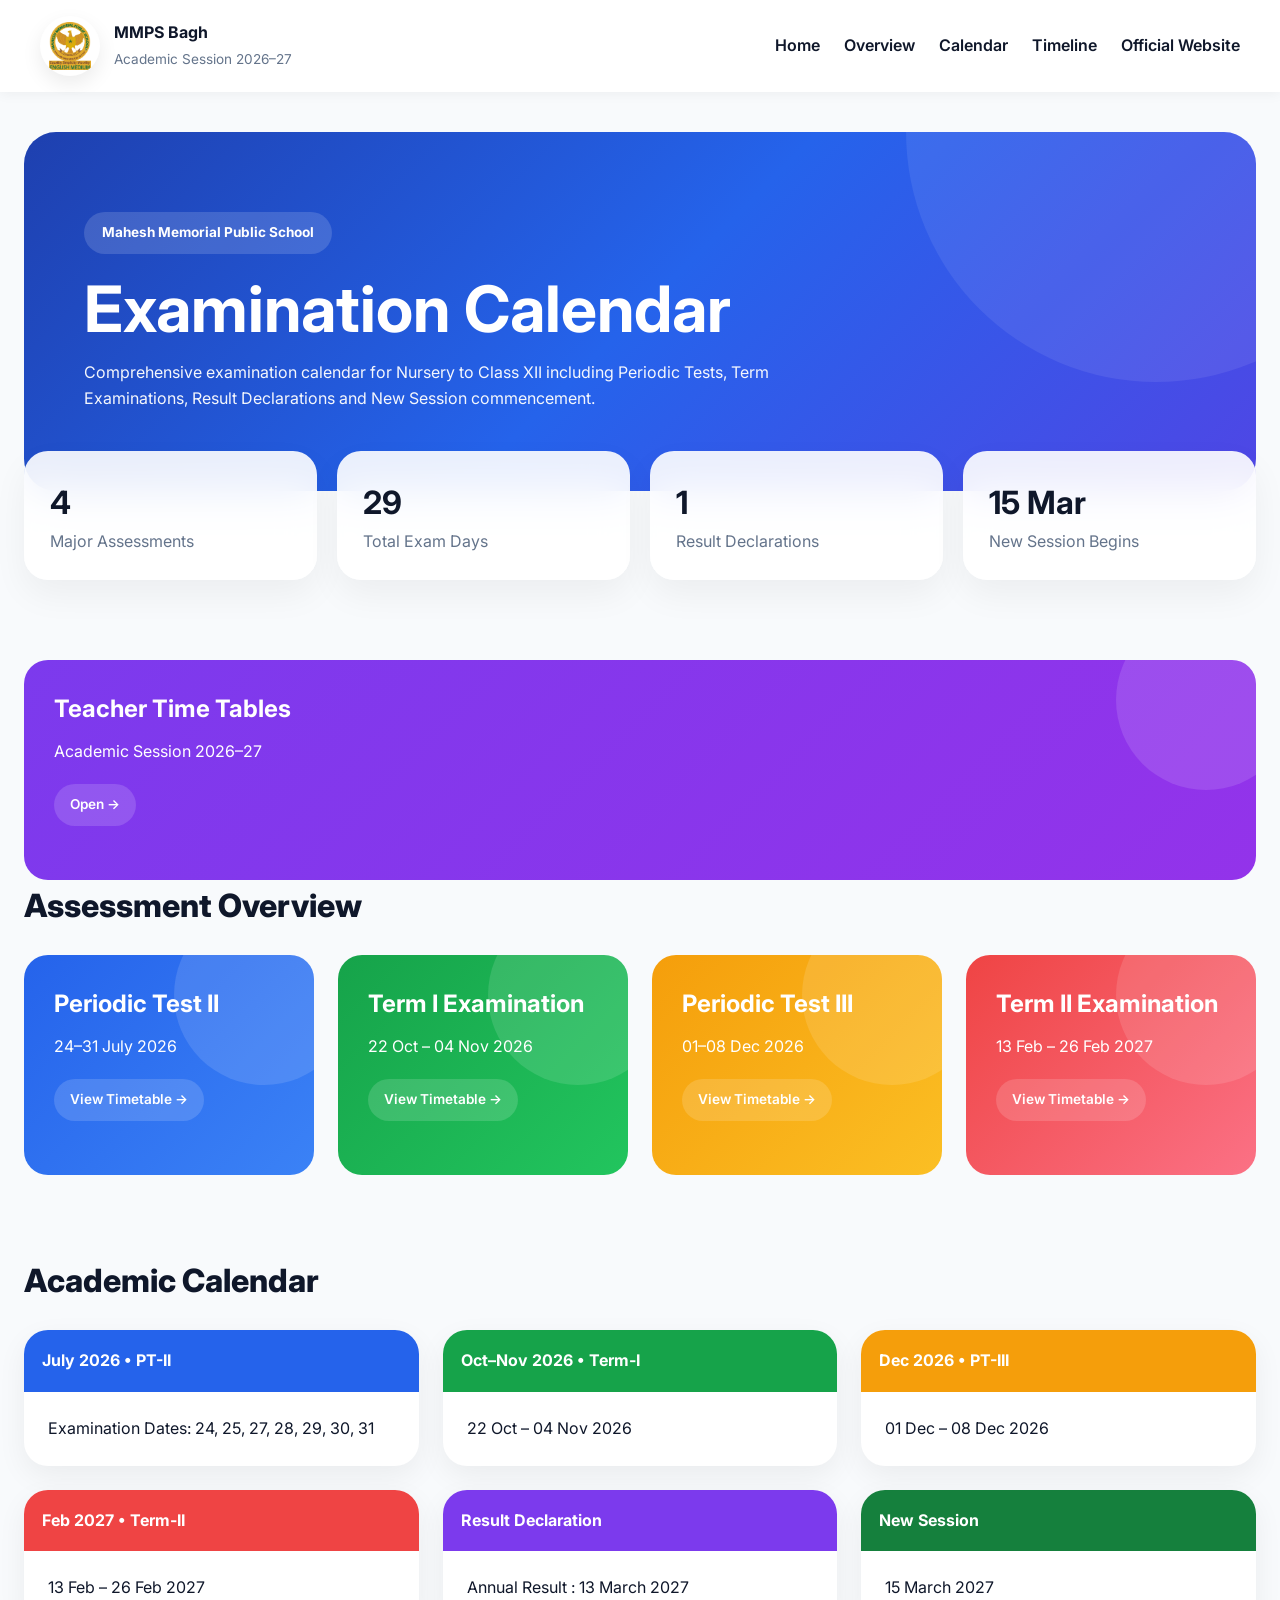
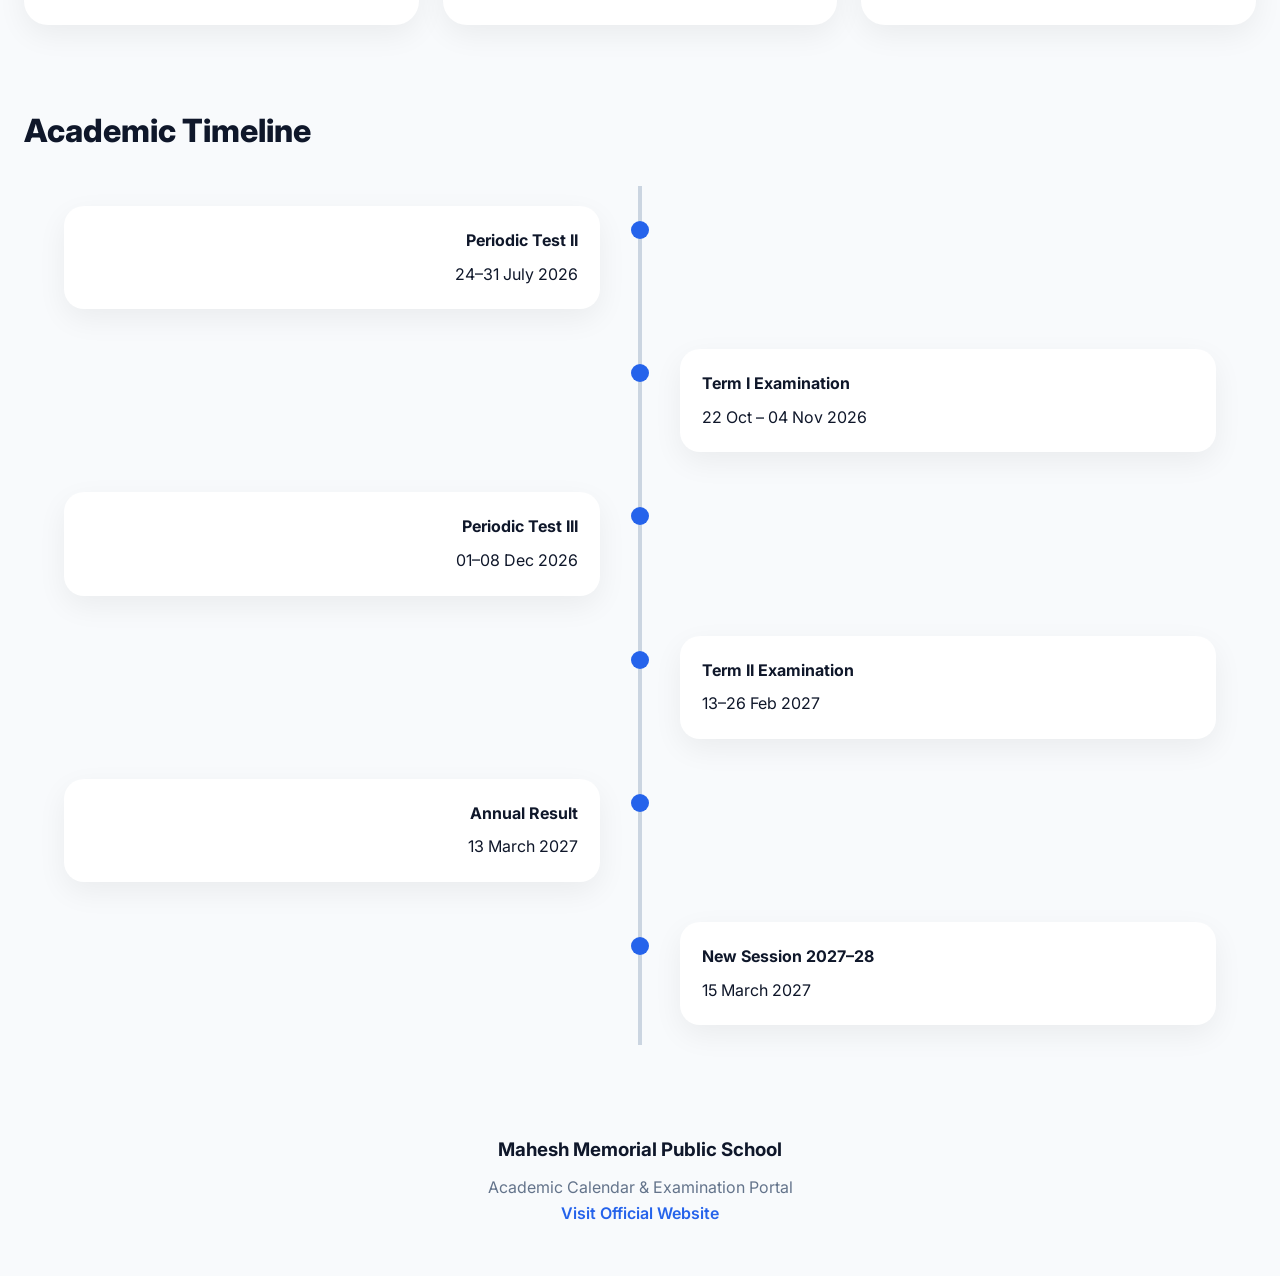
<file: index.html>
<!DOCTYPE html>
<html lang="en">

<head>
    <meta charset="UTF-8">
    <meta name="viewport" content="width=device-width, initial-scale=1.0">

    <title>MMPS Academic Calendar 2026-27</title>

    <meta name="description"
        content="MMPS Bagh Academic Calendar and Examination Schedule for Session 2026-27">

    <link rel="preconnect" href="https://fonts.googleapis.com">
    <link rel="preconnect" href="https://fonts.gstatic.com" crossorigin>

    <link href="https://fonts.googleapis.com/css2?family=Inter:wght@300;400;500;600;700;800;900&display=swap"
        rel="stylesheet">

    <link rel="stylesheet" href="assets/css/main.css">
    <link rel="stylesheet" href="assets/css/calendar.css">
</head>

<body>



    <!-- NAVBAR -->

    <nav class="navbar">

        <div class="nav-brand">

            <div class="logo-circle">
		    <img
			src="assets/images/logo.png"
			alt="MMPS Logo"
			class="school-logo">
	    </div>
            <div>
                <h3>MMPS Bagh</h3>
                <span>Academic Session 2026–27</span>
            </div>

        </div>
        
        

        <div class="nav-links">
			<a href="#">Home</a>
            <a href="#overview">Overview</a>
            <a href="#calendar">Calendar</a>
            <a href="#timeline">Timeline</a>
            <a href="https://mmpsbagh.co.in"
			   target="_blank">
			   Official Website
			</a>
        </div>

    </div>
    </nav>

    <!-- MAIN -->

    <main class="container">

        <!-- HERO -->

        <section class="hero">

            <div class="badge">
                Mahesh Memorial Public School
            </div>

            <h1>
                Examination Calendar
            </h1>

            <p>
                Comprehensive examination calendar for Nursery to Class XII
                including Periodic Tests, Term Examinations, Result
                Declarations and New Session commencement.
            </p>

        </section>

        <!-- STATS -->

        <section class="stats">

            <div class="stat-card">
                <h3>4</h3>
                <p>Major Assessments</p>
            </div>

            <div class="stat-card">
                <h3>29</h3>
                <p>Total Exam Days</p>
            </div>

            <div class="stat-card">
                <h3>1</h3>
                <p>Result Declarations</p>
            </div>

            <div class="stat-card">
                <h3>15 Mar</h3>
                <p>New Session Begins</p>
            </div>

        </section>

        <!-- OVERVIEW -->

        <section class="section" id="overview">
			<a href="pages/teacher-timetable.html" class="exam-link">

			<article class="exam-card teacher-card">

				<h2>Teacher Time Tables</h2>

				<p>Academic Session 2026–27</p>

				<span class="card-button">
					Open →
				</span>

			</article>

		</a>
		
		
            <h2 class="section-title">
                Assessment Overview
            </h2>

			
            <div class="exam-grid">

                <a href="pages/pt2.html" class="exam-link">

                    <article class="exam-card pt2">

                        <h2>Periodic Test II</h2>

                        <p>
                            24–31 July 2026
                        </p>

                        <span class="card-button">
                            View Timetable →
                        </span>

                    </article>

                </a>

                <a href="pages/term1.html" class="exam-link">

                    <article class="exam-card term1">

                        <h2>Term I Examination</h2>

                        <p>
                            22 Oct – 04 Nov 2026
                        </p>

                        <span class="card-button">
                            View Timetable →
                        </span>

                    </article>

                </a>

                <a href="pages/pt3.html" class="exam-link">

                    <article class="exam-card pt3">

                        <h2>Periodic Test III</h2>

                        <p>
                            01–08 Dec 2026
                        </p>

                        <span class="card-button">
                            View Timetable →
                        </span>

                    </article>

                </a>

                <a href="pages/term2.html" class="exam-link disabled">

                    <article class="exam-card term2">

                        <h2>Term II Examination</h2>

                        <p>
                             13 Feb – 26 Feb 2027 
                        </p>

                        <span class="card-button">
                            View Timetable →
                        </span>

                    </article>

                </a>

            </div>

        </section>

        <!-- CALENDAR -->

        <section class="section" id="calendar">

            <h2 class="section-title">
                Academic Calendar
            </h2>

            <div class="calendar-grid">

                <div class="calendar-card">
                    <div class="calendar-header blue">
                        July 2026 • PT-II
                    </div>

                    <div class="calendar-content">
                        Examination Dates:
                        24, 25, 27, 28, 29, 30, 31
                    </div>
                </div>

                <div class="calendar-card">
                    <div class="calendar-header green">
                        Oct–Nov 2026 • Term-I
                    </div>

                    <div class="calendar-content">
                        22 Oct – 04 Nov 2026
                    </div>
                </div>

                <div class="calendar-card">
                    <div class="calendar-header yellow">
                        Dec 2026 • PT-III
                    </div>

                    <div class="calendar-content">
                        01 Dec – 08 Dec 2026
                    </div>
                </div>

                <div class="calendar-card">
                    <div class="calendar-header red">
                        Feb 2027 • Term-II
                    </div>

                    <div class="calendar-content">
                        13 Feb – 26 Feb 2027
                    </div>
                </div>

                <div class="calendar-card">
                    <div class="calendar-header purple">
                        Result Declaration
                    </div>

                    <div class="calendar-content">
                        Annual Result : 13 March 2027
                    </div>
                </div>

                <div class="calendar-card">
                    <div class="calendar-header success">
                        New Session
                    </div>

                    <div class="calendar-content">
                        15 March 2027
                    </div>
                </div>

            </div>

        </section>

        <!-- TIMELINE -->

        <section class="section" id="timeline">

            <h2 class="section-title">
                Academic Timeline
            </h2>

            <div class="timeline">

                <div class="timeline-item">
                    <div class="timeline-dot"></div>
                    <div class="timeline-content">
                        <h4>Periodic Test II</h4>
                        <p>24–31 July 2026</p>
                    </div>
                </div>

                <div class="timeline-item">
                    <div class="timeline-dot"></div>
                    <div class="timeline-content">
                        <h4>Term I Examination</h4>
                        <p>22 Oct – 04 Nov 2026</p>
                    </div>
                </div>

                <div class="timeline-item">
                    <div class="timeline-dot"></div>
                    <div class="timeline-content">
                        <h4>Periodic Test III</h4>
                        <p>01–08 Dec 2026</p>
                    </div>
                </div>


                <div class="timeline-item">
                    <div class="timeline-dot"></div>
                    <div class="timeline-content">
                        <h4>Term II Examination</h4>
                        <p>13–26 Feb 2027</p>
                    </div>
                </div>

                <div class="timeline-item">
                    <div class="timeline-dot"></div>
                    <div class="timeline-content">
                        <h4>Annual Result</h4>
                        <p>13 March 2027</p>
                    </div>
                </div>

                <div class="timeline-item">
                    <div class="timeline-dot"></div>
                    <div class="timeline-content">
                        <h4>New Session 2027–28</h4>
                        <p>15 March 2027</p>
                    </div>
                </div>

            </div>

        </section>

    </main>

    <footer class="footer">

        <h3>Mahesh Memorial Public School</h3>

        <p>
            Academic Calendar & Examination Portal
        </p>

        <a href="https://mmpsbagh.co.in" target="_blank">
            Visit Official Website
        </a>

    </footer>

    <script src="assets/js/main.js"></script>

</body>

</html>
</file>
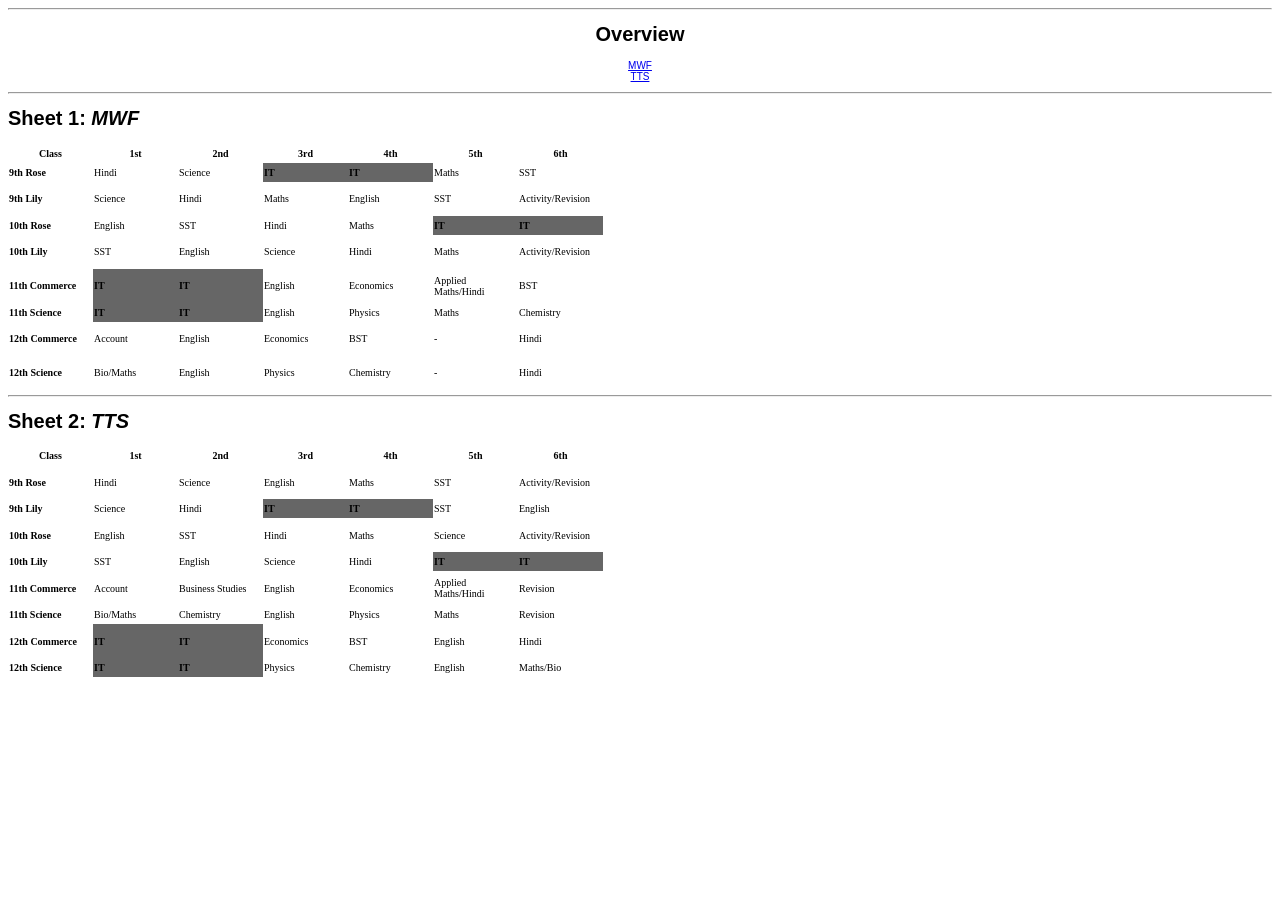
<file: time-table/index.html>
<!DOCTYPE html>

<html>
<head>
	
	<meta http-equiv="content-type" content="text/html; charset=utf-8"/>
	<title></title>
	<meta name="generator" content="LibreOffice 26.2.4.2 (Linux)"/>
	<meta name="created" content="2026-06-18T07:40:21.792311094"/>
	<meta name="changed" content="2026-06-18T07:47:27.650172504"/>
	
	<style type="text/css">
		body,div,table,thead,tbody,tfoot,tr,th,td,p { font-family:"Liberation Sans"; font-size:x-small }
		a.comment-indicator:hover + comment { background:#ffd; position:absolute; display:block; border:1px solid black; padding:0.5em;  } 
		a.comment-indicator { background:red; display:inline-block; border:1px solid black; width:0.5em; height:0.5em;  } 
		comment { display:none;  } 
	</style>
	
</head>

<body>
<hr>
	<p><center>
		<h1>Overview</h1>
		<A HREF="#table0">MWF</A><br>
		<A HREF="#table1">TTS</A><br>
		
	</center></p>
<hr>
<A NAME="table0"><h1>Sheet 1: <em>MWF</em></h1></A>
<table cellspacing="0" border="0">
	<colgroup span="7" width="85"></colgroup>
	<tr>
		<td height="17" align="center" data-sheets-value="{ &quot;1&quot;: 2, &quot;2&quot;: &quot;Class&quot;}"><b><font face="Liberation Serif">Class</font></b></td>
		<td align="center" data-sheets-value="{ &quot;1&quot;: 2, &quot;2&quot;: &quot;1st&quot;}"><b><font face="Liberation Serif">1st</font></b></td>
		<td align="center" data-sheets-value="{ &quot;1&quot;: 2, &quot;2&quot;: &quot;2nd&quot;}"><b><font face="Liberation Serif">2nd</font></b></td>
		<td align="center" data-sheets-value="{ &quot;1&quot;: 2, &quot;2&quot;: &quot;3rd&quot;}"><b><font face="Liberation Serif">3rd</font></b></td>
		<td align="center" data-sheets-value="{ &quot;1&quot;: 2, &quot;2&quot;: &quot;4th&quot;}"><b><font face="Liberation Serif">4th</font></b></td>
		<td align="center" data-sheets-value="{ &quot;1&quot;: 2, &quot;2&quot;: &quot;5th&quot;}"><b><font face="Liberation Serif">5th</font></b></td>
		<td align="center" data-sheets-value="{ &quot;1&quot;: 2, &quot;2&quot;: &quot;6th&quot;}"><b><font face="Liberation Serif">6th</font></b></td>
	</tr>
	<tr>
		<td height="17" align="left" data-sheets-value="{ &quot;1&quot;: 2, &quot;2&quot;: &quot;9th Rose&quot;}"><b><font face="Liberation Serif">9th Rose</font></b></td>
		<td align="left" data-sheets-value="{ &quot;1&quot;: 2, &quot;2&quot;: &quot;Hindi&quot;}"><font face="Liberation Serif">Hindi</font></td>
		<td align="left" data-sheets-value="{ &quot;1&quot;: 2, &quot;2&quot;: &quot;Science&quot;}"><font face="Liberation Serif">Science</font></td>
		<td align="left" bgcolor="#666666" data-sheets-value="{ &quot;1&quot;: 2, &quot;2&quot;: &quot;IT&quot;}"><b><font face="Liberation Serif">IT</font></b></td>
		<td align="left" bgcolor="#666666" data-sheets-value="{ &quot;1&quot;: 2, &quot;2&quot;: &quot;IT&quot;}"><b><font face="Liberation Serif">IT</font></b></td>
		<td align="left" data-sheets-value="{ &quot;1&quot;: 2, &quot;2&quot;: &quot;Maths&quot;}"><font face="Liberation Serif">Maths</font></td>
		<td align="left" data-sheets-value="{ &quot;1&quot;: 2, &quot;2&quot;: &quot;SST&quot;}"><font face="Liberation Serif">SST</font></td>
	</tr>
	<tr>
		<td height="32" align="left" data-sheets-value="{ &quot;1&quot;: 2, &quot;2&quot;: &quot;9th Lily&quot;}"><b><font face="Liberation Serif">9th Lily</font></b></td>
		<td align="left" data-sheets-value="{ &quot;1&quot;: 2, &quot;2&quot;: &quot;Science&quot;}"><font face="Liberation Serif">Science</font></td>
		<td align="left" data-sheets-value="{ &quot;1&quot;: 2, &quot;2&quot;: &quot;Hindi&quot;}"><font face="Liberation Serif">Hindi</font></td>
		<td align="left" data-sheets-value="{ &quot;1&quot;: 2, &quot;2&quot;: &quot;Maths&quot;}"><font face="Liberation Serif">Maths</font></td>
		<td align="left" data-sheets-value="{ &quot;1&quot;: 2, &quot;2&quot;: &quot;English&quot;}"><font face="Liberation Serif">English</font></td>
		<td align="left" data-sheets-value="{ &quot;1&quot;: 2, &quot;2&quot;: &quot;SST&quot;}"><font face="Liberation Serif">SST</font></td>
		<td align="left" data-sheets-value="{ &quot;1&quot;: 2, &quot;2&quot;: &quot;Activity\/Revision&quot;}"><font face="Liberation Serif">Activity/Revision</font></td>
	</tr>
	<tr>
		<td height="17" align="left" data-sheets-value="{ &quot;1&quot;: 2, &quot;2&quot;: &quot;10th Rose&quot;}"><b><font face="Liberation Serif">10th Rose</font></b></td>
		<td align="left" data-sheets-value="{ &quot;1&quot;: 2, &quot;2&quot;: &quot;English&quot;}"><font face="Liberation Serif">English</font></td>
		<td align="left" data-sheets-value="{ &quot;1&quot;: 2, &quot;2&quot;: &quot;SST&quot;}"><font face="Liberation Serif">SST</font></td>
		<td align="left" data-sheets-value="{ &quot;1&quot;: 2, &quot;2&quot;: &quot;Hindi&quot;}"><font face="Liberation Serif">Hindi</font></td>
		<td align="left" data-sheets-value="{ &quot;1&quot;: 2, &quot;2&quot;: &quot;Maths&quot;}"><font face="Liberation Serif">Maths</font></td>
		<td align="left" bgcolor="#666666" data-sheets-value="{ &quot;1&quot;: 2, &quot;2&quot;: &quot;IT&quot;}"><b><font face="Liberation Serif">IT</font></b></td>
		<td align="left" bgcolor="#666666" data-sheets-value="{ &quot;1&quot;: 2, &quot;2&quot;: &quot;IT&quot;}"><b><font face="Liberation Serif">IT</font></b></td>
	</tr>
	<tr>
		<td height="32" align="left" data-sheets-value="{ &quot;1&quot;: 2, &quot;2&quot;: &quot;10th Lily&quot;}"><b><font face="Liberation Serif">10th Lily</font></b></td>
		<td align="left" data-sheets-value="{ &quot;1&quot;: 2, &quot;2&quot;: &quot;SST&quot;}"><font face="Liberation Serif">SST</font></td>
		<td align="left" data-sheets-value="{ &quot;1&quot;: 2, &quot;2&quot;: &quot;English&quot;}"><font face="Liberation Serif">English</font></td>
		<td align="left" data-sheets-value="{ &quot;1&quot;: 2, &quot;2&quot;: &quot;Science&quot;}"><font face="Liberation Serif">Science</font></td>
		<td align="left" data-sheets-value="{ &quot;1&quot;: 2, &quot;2&quot;: &quot;Hindi&quot;}"><font face="Liberation Serif">Hindi</font></td>
		<td align="left" data-sheets-value="{ &quot;1&quot;: 2, &quot;2&quot;: &quot;Maths&quot;}"><font face="Liberation Serif">Maths</font></td>
		<td align="left" data-sheets-value="{ &quot;1&quot;: 2, &quot;2&quot;: &quot;Activity\/Revision&quot;}"><font face="Liberation Serif">Activity/Revision</font></td>
	</tr>
	<tr>
		<td height="32" align="left" data-sheets-value="{ &quot;1&quot;: 2, &quot;2&quot;: &quot;11th Commerce&quot;}"><b><font face="Liberation Serif">11th Commerce</font></b></td>
		<td align="left" bgcolor="#666666" data-sheets-value="{ &quot;1&quot;: 2, &quot;2&quot;: &quot;IT&quot;}"><b><font face="Liberation Serif">IT</font></b></td>
		<td align="left" bgcolor="#666666" data-sheets-value="{ &quot;1&quot;: 2, &quot;2&quot;: &quot;IT&quot;}"><b><font face="Liberation Serif">IT</font></b></td>
		<td align="left" data-sheets-value="{ &quot;1&quot;: 2, &quot;2&quot;: &quot;English&quot;}"><font face="Liberation Serif">English</font></td>
		<td align="left" data-sheets-value="{ &quot;1&quot;: 2, &quot;2&quot;: &quot;Economics&quot;}"><font face="Liberation Serif">Economics</font></td>
		<td align="left" data-sheets-value="{ &quot;1&quot;: 2, &quot;2&quot;: &quot;Applied Maths\/Hindi&quot;}"><font face="Liberation Serif">Applied Maths/Hindi</font></td>
		<td align="left" data-sheets-value="{ &quot;1&quot;: 2, &quot;2&quot;: &quot;BST&quot;}"><font face="Liberation Serif">BST</font></td>
	</tr>
	<tr>
		<td height="17" align="left" data-sheets-value="{ &quot;1&quot;: 2, &quot;2&quot;: &quot;11th Science&quot;}"><b><font face="Liberation Serif">11th Science</font></b></td>
		<td align="left" bgcolor="#666666" data-sheets-value="{ &quot;1&quot;: 2, &quot;2&quot;: &quot;IT&quot;}"><b><font face="Liberation Serif">IT</font></b></td>
		<td align="left" bgcolor="#666666" data-sheets-value="{ &quot;1&quot;: 2, &quot;2&quot;: &quot;IT&quot;}"><b><font face="Liberation Serif">IT</font></b></td>
		<td align="left" data-sheets-value="{ &quot;1&quot;: 2, &quot;2&quot;: &quot;English&quot;}"><font face="Liberation Serif">English</font></td>
		<td align="left" data-sheets-value="{ &quot;1&quot;: 2, &quot;2&quot;: &quot;Physics&quot;}"><font face="Liberation Serif">Physics</font></td>
		<td align="left" data-sheets-value="{ &quot;1&quot;: 2, &quot;2&quot;: &quot;Maths&quot;}"><font face="Liberation Serif">Maths</font></td>
		<td align="left" data-sheets-value="{ &quot;1&quot;: 2, &quot;2&quot;: &quot;Chemistry&quot;}"><font face="Liberation Serif">Chemistry</font></td>
	</tr>
	<tr>
		<td height="32" align="left" data-sheets-value="{ &quot;1&quot;: 2, &quot;2&quot;: &quot;12th Commerce&quot;}"><b><font face="Liberation Serif">12th Commerce</font></b></td>
		<td align="left" data-sheets-value="{ &quot;1&quot;: 2, &quot;2&quot;: &quot;Account&quot;}"><font face="Liberation Serif">Account</font></td>
		<td align="left" data-sheets-value="{ &quot;1&quot;: 2, &quot;2&quot;: &quot;English&quot;}"><font face="Liberation Serif">English</font></td>
		<td align="left" data-sheets-value="{ &quot;1&quot;: 2, &quot;2&quot;: &quot;Economics&quot;}"><font face="Liberation Serif">Economics</font></td>
		<td align="left" data-sheets-value="{ &quot;1&quot;: 2, &quot;2&quot;: &quot;BST&quot;}"><font face="Liberation Serif">BST</font></td>
		<td align="left" data-sheets-value="{ &quot;1&quot;: 2, &quot;2&quot;: &quot;-&quot;}"><font face="Liberation Serif">-</font></td>
		<td align="left" data-sheets-value="{ &quot;1&quot;: 2, &quot;2&quot;: &quot;Hindi&quot;}"><font face="Liberation Serif">Hindi</font></td>
	</tr>
	<tr>
		<td height="32" align="left" data-sheets-value="{ &quot;1&quot;: 2, &quot;2&quot;: &quot;12th Science&quot;}"><b><font face="Liberation Serif">12th Science</font></b></td>
		<td align="left" data-sheets-value="{ &quot;1&quot;: 2, &quot;2&quot;: &quot;Bio\/Maths&quot;}"><font face="Liberation Serif">Bio/Maths</font></td>
		<td align="left" data-sheets-value="{ &quot;1&quot;: 2, &quot;2&quot;: &quot;English&quot;}"><font face="Liberation Serif">English</font></td>
		<td align="left" data-sheets-value="{ &quot;1&quot;: 2, &quot;2&quot;: &quot;Physics&quot;}"><font face="Liberation Serif">Physics</font></td>
		<td align="left" data-sheets-value="{ &quot;1&quot;: 2, &quot;2&quot;: &quot;Chemistry&quot;}"><font face="Liberation Serif">Chemistry</font></td>
		<td align="left" data-sheets-value="{ &quot;1&quot;: 2, &quot;2&quot;: &quot;-&quot;}"><font face="Liberation Serif">-</font></td>
		<td align="left" data-sheets-value="{ &quot;1&quot;: 2, &quot;2&quot;: &quot;Hindi&quot;}"><font face="Liberation Serif">Hindi</font></td>
	</tr>
</table>
<!-- ************************************************************************** -->
<hr>
<A NAME="table1"><h1>Sheet 2: <em>TTS</em></h1></A>
<table cellspacing="0" border="0">
	<colgroup span="7" width="85"></colgroup>
	<tr>
		<td height="17" align="center" data-sheets-value="{ &quot;1&quot;: 2, &quot;2&quot;: &quot;Class&quot;}"><b><font face="Liberation Serif">Class</font></b></td>
		<td align="center" data-sheets-value="{ &quot;1&quot;: 2, &quot;2&quot;: &quot;1st&quot;}"><b><font face="Liberation Serif">1st</font></b></td>
		<td align="center" data-sheets-value="{ &quot;1&quot;: 2, &quot;2&quot;: &quot;2nd&quot;}"><b><font face="Liberation Serif">2nd</font></b></td>
		<td align="center" data-sheets-value="{ &quot;1&quot;: 2, &quot;2&quot;: &quot;3rd&quot;}"><b><font face="Liberation Serif">3rd</font></b></td>
		<td align="center" data-sheets-value="{ &quot;1&quot;: 2, &quot;2&quot;: &quot;4th&quot;}"><b><font face="Liberation Serif">4th</font></b></td>
		<td align="center" data-sheets-value="{ &quot;1&quot;: 2, &quot;2&quot;: &quot;5th&quot;}"><b><font face="Liberation Serif">5th</font></b></td>
		<td align="center" data-sheets-value="{ &quot;1&quot;: 2, &quot;2&quot;: &quot;6th&quot;}"><b><font face="Liberation Serif">6th</font></b></td>
	</tr>
	<tr>
		<td height="32" align="left" data-sheets-value="{ &quot;1&quot;: 2, &quot;2&quot;: &quot;9th Rose&quot;}"><b><font face="Liberation Serif">9th Rose</font></b></td>
		<td align="left" data-sheets-value="{ &quot;1&quot;: 2, &quot;2&quot;: &quot;Hindi&quot;}"><font face="Liberation Serif">Hindi</font></td>
		<td align="left" data-sheets-value="{ &quot;1&quot;: 2, &quot;2&quot;: &quot;Science&quot;}"><font face="Liberation Serif">Science</font></td>
		<td align="left" data-sheets-value="{ &quot;1&quot;: 2, &quot;2&quot;: &quot;English&quot;}"><font face="Liberation Serif">English</font></td>
		<td align="left" data-sheets-value="{ &quot;1&quot;: 2, &quot;2&quot;: &quot;Maths&quot;}"><font face="Liberation Serif">Maths</font></td>
		<td align="left" data-sheets-value="{ &quot;1&quot;: 2, &quot;2&quot;: &quot;SST&quot;}"><font face="Liberation Serif">SST</font></td>
		<td align="left" data-sheets-value="{ &quot;1&quot;: 2, &quot;2&quot;: &quot;Activity\/Revision&quot;}"><font face="Liberation Serif">Activity/Revision</font></td>
	</tr>
	<tr>
		<td height="17" align="left" data-sheets-value="{ &quot;1&quot;: 2, &quot;2&quot;: &quot;9th Lily&quot;}"><b><font face="Liberation Serif">9th Lily</font></b></td>
		<td align="left" data-sheets-value="{ &quot;1&quot;: 2, &quot;2&quot;: &quot;Science&quot;}"><font face="Liberation Serif">Science</font></td>
		<td align="left" data-sheets-value="{ &quot;1&quot;: 2, &quot;2&quot;: &quot;Hindi&quot;}"><font face="Liberation Serif">Hindi</font></td>
		<td align="left" bgcolor="#666666" data-sheets-value="{ &quot;1&quot;: 2, &quot;2&quot;: &quot;IT&quot;}"><b><font face="Liberation Serif">IT</font></b></td>
		<td align="left" bgcolor="#666666" data-sheets-value="{ &quot;1&quot;: 2, &quot;2&quot;: &quot;IT&quot;}"><b><font face="Liberation Serif">IT</font></b></td>
		<td align="left" data-sheets-value="{ &quot;1&quot;: 2, &quot;2&quot;: &quot;SST&quot;}"><font face="Liberation Serif">SST</font></td>
		<td align="left" data-sheets-value="{ &quot;1&quot;: 2, &quot;2&quot;: &quot;English&quot;}"><font face="Liberation Serif">English</font></td>
	</tr>
	<tr>
		<td height="32" align="left" data-sheets-value="{ &quot;1&quot;: 2, &quot;2&quot;: &quot;10th Rose&quot;}"><b><font face="Liberation Serif">10th Rose</font></b></td>
		<td align="left" data-sheets-value="{ &quot;1&quot;: 2, &quot;2&quot;: &quot;English&quot;}"><font face="Liberation Serif">English</font></td>
		<td align="left" data-sheets-value="{ &quot;1&quot;: 2, &quot;2&quot;: &quot;SST&quot;}"><font face="Liberation Serif">SST</font></td>
		<td align="left" data-sheets-value="{ &quot;1&quot;: 2, &quot;2&quot;: &quot;Hindi&quot;}"><font face="Liberation Serif">Hindi</font></td>
		<td align="left" data-sheets-value="{ &quot;1&quot;: 2, &quot;2&quot;: &quot;Maths&quot;}"><font face="Liberation Serif">Maths</font></td>
		<td align="left" data-sheets-value="{ &quot;1&quot;: 2, &quot;2&quot;: &quot;Science&quot;}"><font face="Liberation Serif">Science</font></td>
		<td align="left" data-sheets-value="{ &quot;1&quot;: 2, &quot;2&quot;: &quot;Activity\/Revision&quot;}"><font face="Liberation Serif">Activity/Revision</font></td>
	</tr>
	<tr>
		<td height="17" align="left" data-sheets-value="{ &quot;1&quot;: 2, &quot;2&quot;: &quot;10th Lily&quot;}"><b><font face="Liberation Serif">10th Lily</font></b></td>
		<td align="left" data-sheets-value="{ &quot;1&quot;: 2, &quot;2&quot;: &quot;SST&quot;}"><font face="Liberation Serif">SST</font></td>
		<td align="left" data-sheets-value="{ &quot;1&quot;: 2, &quot;2&quot;: &quot;English&quot;}"><font face="Liberation Serif">English</font></td>
		<td align="left" data-sheets-value="{ &quot;1&quot;: 2, &quot;2&quot;: &quot;Science&quot;}"><font face="Liberation Serif">Science</font></td>
		<td align="left" data-sheets-value="{ &quot;1&quot;: 2, &quot;2&quot;: &quot;Hindi&quot;}"><font face="Liberation Serif">Hindi</font></td>
		<td align="left" bgcolor="#666666" data-sheets-value="{ &quot;1&quot;: 2, &quot;2&quot;: &quot;IT&quot;}"><b><font face="Liberation Serif">IT</font></b></td>
		<td align="left" bgcolor="#666666" data-sheets-value="{ &quot;1&quot;: 2, &quot;2&quot;: &quot;IT&quot;}"><b><font face="Liberation Serif">IT</font></b></td>
	</tr>
	<tr>
		<td height="32" align="left" data-sheets-value="{ &quot;1&quot;: 2, &quot;2&quot;: &quot;11th Commerce&quot;}"><b><font face="Liberation Serif">11th Commerce</font></b></td>
		<td align="left" data-sheets-value="{ &quot;1&quot;: 2, &quot;2&quot;: &quot;Account&quot;}"><font face="Liberation Serif">Account</font></td>
		<td align="left" data-sheets-value="{ &quot;1&quot;: 2, &quot;2&quot;: &quot;Business Studies&quot;}"><font face="Liberation Serif">Business Studies</font></td>
		<td align="left" data-sheets-value="{ &quot;1&quot;: 2, &quot;2&quot;: &quot;English&quot;}"><font face="Liberation Serif">English</font></td>
		<td align="left" data-sheets-value="{ &quot;1&quot;: 2, &quot;2&quot;: &quot;Economics&quot;}"><font face="Liberation Serif">Economics</font></td>
		<td align="left" data-sheets-value="{ &quot;1&quot;: 2, &quot;2&quot;: &quot;Applied Maths\/Hindi&quot;}"><font face="Liberation Serif">Applied Maths/Hindi</font></td>
		<td align="left" data-sheets-value="{ &quot;1&quot;: 2, &quot;2&quot;: &quot;Revision&quot;}"><font face="Liberation Serif">Revision</font></td>
	</tr>
	<tr>
		<td height="17" align="left" data-sheets-value="{ &quot;1&quot;: 2, &quot;2&quot;: &quot;11th Science&quot;}"><b><font face="Liberation Serif">11th Science</font></b></td>
		<td align="left" data-sheets-value="{ &quot;1&quot;: 2, &quot;2&quot;: &quot;Bio\/Maths&quot;}"><font face="Liberation Serif">Bio/Maths</font></td>
		<td align="left" data-sheets-value="{ &quot;1&quot;: 2, &quot;2&quot;: &quot;Chemistry&quot;}"><font face="Liberation Serif">Chemistry</font></td>
		<td align="left" data-sheets-value="{ &quot;1&quot;: 2, &quot;2&quot;: &quot;English&quot;}"><font face="Liberation Serif">English</font></td>
		<td align="left" data-sheets-value="{ &quot;1&quot;: 2, &quot;2&quot;: &quot;Physics&quot;}"><font face="Liberation Serif">Physics</font></td>
		<td align="left" data-sheets-value="{ &quot;1&quot;: 2, &quot;2&quot;: &quot;Maths&quot;}"><font face="Liberation Serif">Maths</font></td>
		<td align="left" data-sheets-value="{ &quot;1&quot;: 2, &quot;2&quot;: &quot;Revision&quot;}"><font face="Liberation Serif">Revision</font></td>
	</tr>
	<tr>
		<td height="32" align="left" data-sheets-value="{ &quot;1&quot;: 2, &quot;2&quot;: &quot;12th Commerce&quot;}"><b><font face="Liberation Serif">12th Commerce</font></b></td>
		<td align="left" bgcolor="#666666" data-sheets-value="{ &quot;1&quot;: 2, &quot;2&quot;: &quot;IT&quot;}"><b><font face="Liberation Serif">IT</font></b></td>
		<td align="left" bgcolor="#666666" data-sheets-value="{ &quot;1&quot;: 2, &quot;2&quot;: &quot;IT&quot;}"><b><font face="Liberation Serif">IT</font></b></td>
		<td align="left" data-sheets-value="{ &quot;1&quot;: 2, &quot;2&quot;: &quot;Economics&quot;}"><font face="Liberation Serif">Economics</font></td>
		<td align="left" data-sheets-value="{ &quot;1&quot;: 2, &quot;2&quot;: &quot;BST&quot;}"><font face="Liberation Serif">BST</font></td>
		<td align="left" data-sheets-value="{ &quot;1&quot;: 2, &quot;2&quot;: &quot;English&quot;}"><font face="Liberation Serif">English</font></td>
		<td align="left" data-sheets-value="{ &quot;1&quot;: 2, &quot;2&quot;: &quot;Hindi&quot;}"><font face="Liberation Serif">Hindi</font></td>
	</tr>
	<tr>
		<td height="17" align="left" data-sheets-value="{ &quot;1&quot;: 2, &quot;2&quot;: &quot;12th Science&quot;}"><b><font face="Liberation Serif">12th Science</font></b></td>
		<td align="left" bgcolor="#666666" data-sheets-value="{ &quot;1&quot;: 2, &quot;2&quot;: &quot;IT&quot;}"><b><font face="Liberation Serif">IT</font></b></td>
		<td align="left" bgcolor="#666666" data-sheets-value="{ &quot;1&quot;: 2, &quot;2&quot;: &quot;IT&quot;}"><b><font face="Liberation Serif">IT</font></b></td>
		<td align="left" data-sheets-value="{ &quot;1&quot;: 2, &quot;2&quot;: &quot;Physics&quot;}"><font face="Liberation Serif">Physics</font></td>
		<td align="left" data-sheets-value="{ &quot;1&quot;: 2, &quot;2&quot;: &quot;Chemistry&quot;}"><font face="Liberation Serif">Chemistry</font></td>
		<td align="left" data-sheets-value="{ &quot;1&quot;: 2, &quot;2&quot;: &quot;English&quot;}"><font face="Liberation Serif">English</font></td>
		<td align="left" data-sheets-value="{ &quot;1&quot;: 2, &quot;2&quot;: &quot;Maths\/Bio&quot;}"><font face="Liberation Serif">Maths/Bio</font></td>
	</tr>
</table>
<!-- ************************************************************************** -->
</body>

</html>
</file>
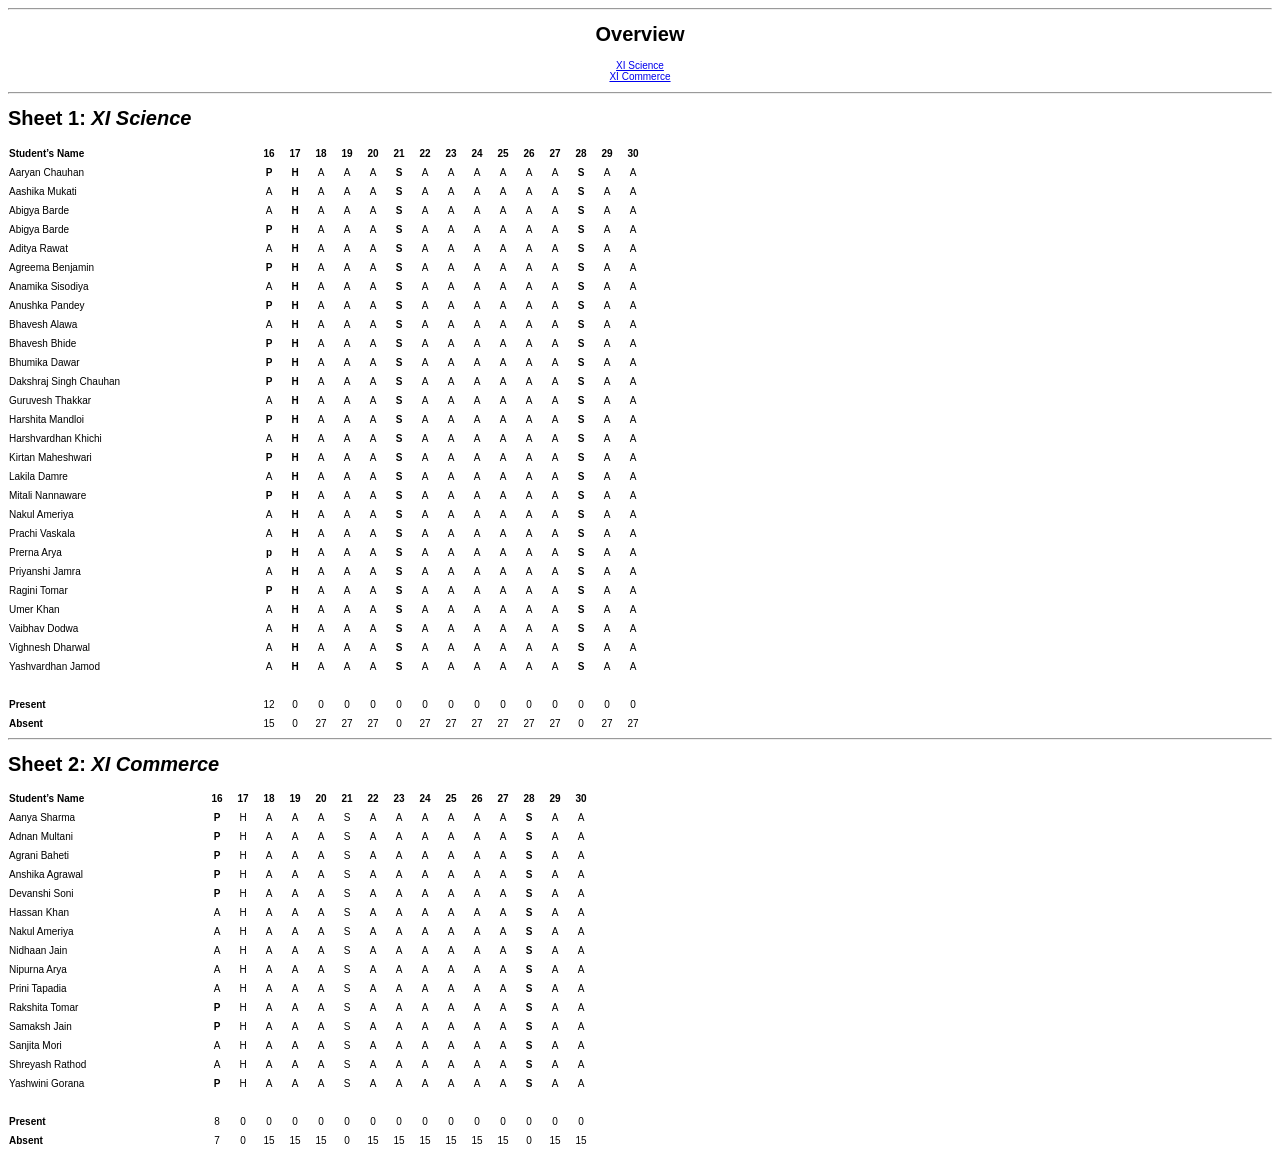
<file: attendance/11.html>
<!DOCTYPE html>

<html>
<head>
	
	<meta http-equiv="content-type" content="text/html; charset=utf-8"/>
	<title></title>
	<meta name="generator" content="LibreOffice 26.2.4.2 (Linux)"/>
	<meta name="created" content="2026-06-17T09:34:36.995825833"/>
	<meta name="changed" content="2026-06-17T10:40:36.466734427"/>
	
	<style type="text/css">
		body,div,table,thead,tbody,tfoot,tr,th,td,p { font-family:"Liberation Sans"; font-size:x-small }
		a.comment-indicator:hover + comment { background:#ffd; position:absolute; display:block; border:1px solid black; padding:0.5em;  } 
		a.comment-indicator { background:red; display:inline-block; border:1px solid black; width:0.5em; height:0.5em;  } 
		comment { display:none;  } 
	</style>
	
</head>

<body>
<hr>
	<p><center>
		<h1>Overview</h1>
		<A HREF="#table0">XI Science</A><br>
		<A HREF="#table1">XI Commerce</A><br>
		
	</center></p>
<hr>
<A NAME="table0"><h1>Sheet 1: <em>XI Science</em></h1></A>
<table cellspacing="0" border="0">
	<colgroup width="163"></colgroup>
	<colgroup width="85"></colgroup>
	<colgroup span="15" width="26"></colgroup>
	<tr>
		<td height="17" align="left" data-sheets-value="{ &quot;1&quot;: 2, &quot;2&quot;: &quot;Student’s Name&quot;}"><b>Student’s Name</b></td>
		<td align="left" data-sheets-value="{ &quot;1&quot;: 2, &quot;2&quot;: &quot;&quot;}"><b><br></b></td>
		<td align="center" sdval="16" sdnum="1033;"><b>16</b></td>
		<td align="center" sdval="17" sdnum="1033;"><b>17</b></td>
		<td align="center" sdval="18" sdnum="1033;"><b>18</b></td>
		<td align="center" sdval="19" sdnum="1033;"><b>19</b></td>
		<td align="center" sdval="20" sdnum="1033;"><b>20</b></td>
		<td align="center" sdval="21" sdnum="1033;"><b>21</b></td>
		<td align="center" sdval="22" sdnum="1033;"><b>22</b></td>
		<td align="center" sdval="23" sdnum="1033;"><b>23</b></td>
		<td align="center" sdval="24" sdnum="1033;"><b>24</b></td>
		<td align="center" sdval="25" sdnum="1033;"><b>25</b></td>
		<td align="center" sdval="26" sdnum="1033;"><b>26</b></td>
		<td align="center" sdval="27" sdnum="1033;"><b>27</b></td>
		<td align="center" sdval="28" sdnum="1033;"><b>28</b></td>
		<td align="center" sdval="29" sdnum="1033;"><b>29</b></td>
		<td align="center" sdval="30" sdnum="1033;"><b>30</b></td>
	</tr>
	<tr>
		<td height="17" align="left" data-sheets-value="{ &quot;1&quot;: 2, &quot;2&quot;: &quot;Aaryan Chauhan&quot;}">Aaryan Chauhan</td>
		<td align="left" data-sheets-value="{ &quot;1&quot;: 2, &quot;2&quot;: &quot;&quot;}"><br></td>
		<td align="center" data-sheets-value="{ &quot;1&quot;: 2, &quot;2&quot;: &quot;P&quot;}"><b>P</b></td>
		<td align="center" data-sheets-value="{ &quot;1&quot;: 2, &quot;2&quot;: &quot;H&quot;}"><b>H</b></td>
		<td align="center" data-sheets-value="{ &quot;1&quot;: 2, &quot;2&quot;: &quot;A&quot;}">A</td>
		<td align="center" data-sheets-value="{ &quot;1&quot;: 2, &quot;2&quot;: &quot;A&quot;}">A</td>
		<td align="center" data-sheets-value="{ &quot;1&quot;: 2, &quot;2&quot;: &quot;A&quot;}">A</td>
		<td align="center" data-sheets-value="{ &quot;1&quot;: 2, &quot;2&quot;: &quot;S&quot;}"><b>S</b></td>
		<td align="center" data-sheets-value="{ &quot;1&quot;: 2, &quot;2&quot;: &quot;A&quot;}">A</td>
		<td align="center" data-sheets-value="{ &quot;1&quot;: 2, &quot;2&quot;: &quot;A&quot;}">A</td>
		<td align="center" data-sheets-value="{ &quot;1&quot;: 2, &quot;2&quot;: &quot;A&quot;}">A</td>
		<td align="center" data-sheets-value="{ &quot;1&quot;: 2, &quot;2&quot;: &quot;A&quot;}">A</td>
		<td align="center" data-sheets-value="{ &quot;1&quot;: 2, &quot;2&quot;: &quot;A&quot;}">A</td>
		<td align="center" data-sheets-value="{ &quot;1&quot;: 2, &quot;2&quot;: &quot;A&quot;}">A</td>
		<td align="center" data-sheets-value="{ &quot;1&quot;: 2, &quot;2&quot;: &quot;S&quot;}"><b>S</b></td>
		<td align="center" data-sheets-value="{ &quot;1&quot;: 2, &quot;2&quot;: &quot;A&quot;}">A</td>
		<td align="center" data-sheets-value="{ &quot;1&quot;: 2, &quot;2&quot;: &quot;A&quot;}">A</td>
	</tr>
	<tr>
		<td height="17" align="left" data-sheets-value="{ &quot;1&quot;: 2, &quot;2&quot;: &quot;Aashika Mukati&quot;}">Aashika Mukati</td>
		<td align="left" data-sheets-value="{ &quot;1&quot;: 2, &quot;2&quot;: &quot;&quot;}"><br></td>
		<td align="center" data-sheets-value="{ &quot;1&quot;: 2, &quot;2&quot;: &quot;A&quot;}">A</td>
		<td align="center" data-sheets-value="{ &quot;1&quot;: 2, &quot;2&quot;: &quot;H&quot;}"><b>H</b></td>
		<td align="center" data-sheets-value="{ &quot;1&quot;: 2, &quot;2&quot;: &quot;A&quot;}">A</td>
		<td align="center" data-sheets-value="{ &quot;1&quot;: 2, &quot;2&quot;: &quot;A&quot;}">A</td>
		<td align="center" data-sheets-value="{ &quot;1&quot;: 2, &quot;2&quot;: &quot;A&quot;}">A</td>
		<td align="center" data-sheets-value="{ &quot;1&quot;: 2, &quot;2&quot;: &quot;S&quot;}"><b>S</b></td>
		<td align="center" data-sheets-value="{ &quot;1&quot;: 2, &quot;2&quot;: &quot;A&quot;}">A</td>
		<td align="center" data-sheets-value="{ &quot;1&quot;: 2, &quot;2&quot;: &quot;A&quot;}">A</td>
		<td align="center" data-sheets-value="{ &quot;1&quot;: 2, &quot;2&quot;: &quot;A&quot;}">A</td>
		<td align="center" data-sheets-value="{ &quot;1&quot;: 2, &quot;2&quot;: &quot;A&quot;}">A</td>
		<td align="center" data-sheets-value="{ &quot;1&quot;: 2, &quot;2&quot;: &quot;A&quot;}">A</td>
		<td align="center" data-sheets-value="{ &quot;1&quot;: 2, &quot;2&quot;: &quot;A&quot;}">A</td>
		<td align="center" data-sheets-value="{ &quot;1&quot;: 2, &quot;2&quot;: &quot;S&quot;}"><b>S</b></td>
		<td align="center" data-sheets-value="{ &quot;1&quot;: 2, &quot;2&quot;: &quot;A&quot;}">A</td>
		<td align="center" data-sheets-value="{ &quot;1&quot;: 2, &quot;2&quot;: &quot;A&quot;}">A</td>
	</tr>
	<tr>
		<td height="17" align="left" data-sheets-value="{ &quot;1&quot;: 2, &quot;2&quot;: &quot;Abigya Barde&quot;}">Abigya Barde</td>
		<td align="left" data-sheets-value="{ &quot;1&quot;: 2, &quot;2&quot;: &quot;&quot;}"><br></td>
		<td align="center" data-sheets-value="{ &quot;1&quot;: 2, &quot;2&quot;: &quot;A&quot;}">A</td>
		<td align="center" data-sheets-value="{ &quot;1&quot;: 2, &quot;2&quot;: &quot;H&quot;}"><b>H</b></td>
		<td align="center" data-sheets-value="{ &quot;1&quot;: 2, &quot;2&quot;: &quot;A&quot;}">A</td>
		<td align="center" data-sheets-value="{ &quot;1&quot;: 2, &quot;2&quot;: &quot;A&quot;}">A</td>
		<td align="center" data-sheets-value="{ &quot;1&quot;: 2, &quot;2&quot;: &quot;A&quot;}">A</td>
		<td align="center" data-sheets-value="{ &quot;1&quot;: 2, &quot;2&quot;: &quot;S&quot;}"><b>S</b></td>
		<td align="center" data-sheets-value="{ &quot;1&quot;: 2, &quot;2&quot;: &quot;A&quot;}">A</td>
		<td align="center" data-sheets-value="{ &quot;1&quot;: 2, &quot;2&quot;: &quot;A&quot;}">A</td>
		<td align="center" data-sheets-value="{ &quot;1&quot;: 2, &quot;2&quot;: &quot;A&quot;}">A</td>
		<td align="center" data-sheets-value="{ &quot;1&quot;: 2, &quot;2&quot;: &quot;A&quot;}">A</td>
		<td align="center" data-sheets-value="{ &quot;1&quot;: 2, &quot;2&quot;: &quot;A&quot;}">A</td>
		<td align="center" data-sheets-value="{ &quot;1&quot;: 2, &quot;2&quot;: &quot;A&quot;}">A</td>
		<td align="center" data-sheets-value="{ &quot;1&quot;: 2, &quot;2&quot;: &quot;S&quot;}"><b>S</b></td>
		<td align="center" data-sheets-value="{ &quot;1&quot;: 2, &quot;2&quot;: &quot;A&quot;}">A</td>
		<td align="center" data-sheets-value="{ &quot;1&quot;: 2, &quot;2&quot;: &quot;A&quot;}">A</td>
	</tr>
	<tr>
		<td height="17" align="left" data-sheets-value="{ &quot;1&quot;: 2, &quot;2&quot;: &quot;Abigya Barde&quot;}">Abigya Barde</td>
		<td align="left" data-sheets-value="{ &quot;1&quot;: 2, &quot;2&quot;: &quot;&quot;}"><br></td>
		<td align="center" data-sheets-value="{ &quot;1&quot;: 2, &quot;2&quot;: &quot;P&quot;}"><b>P</b></td>
		<td align="center" data-sheets-value="{ &quot;1&quot;: 2, &quot;2&quot;: &quot;H&quot;}"><b>H</b></td>
		<td align="center" data-sheets-value="{ &quot;1&quot;: 2, &quot;2&quot;: &quot;A&quot;}">A</td>
		<td align="center" data-sheets-value="{ &quot;1&quot;: 2, &quot;2&quot;: &quot;A&quot;}">A</td>
		<td align="center" data-sheets-value="{ &quot;1&quot;: 2, &quot;2&quot;: &quot;A&quot;}">A</td>
		<td align="center" data-sheets-value="{ &quot;1&quot;: 2, &quot;2&quot;: &quot;S&quot;}"><b>S</b></td>
		<td align="center" data-sheets-value="{ &quot;1&quot;: 2, &quot;2&quot;: &quot;A&quot;}">A</td>
		<td align="center" data-sheets-value="{ &quot;1&quot;: 2, &quot;2&quot;: &quot;A&quot;}">A</td>
		<td align="center" data-sheets-value="{ &quot;1&quot;: 2, &quot;2&quot;: &quot;A&quot;}">A</td>
		<td align="center" data-sheets-value="{ &quot;1&quot;: 2, &quot;2&quot;: &quot;A&quot;}">A</td>
		<td align="center" data-sheets-value="{ &quot;1&quot;: 2, &quot;2&quot;: &quot;A&quot;}">A</td>
		<td align="center" data-sheets-value="{ &quot;1&quot;: 2, &quot;2&quot;: &quot;A&quot;}">A</td>
		<td align="center" data-sheets-value="{ &quot;1&quot;: 2, &quot;2&quot;: &quot;S&quot;}"><b>S</b></td>
		<td align="center" data-sheets-value="{ &quot;1&quot;: 2, &quot;2&quot;: &quot;A&quot;}">A</td>
		<td align="center" data-sheets-value="{ &quot;1&quot;: 2, &quot;2&quot;: &quot;A&quot;}">A</td>
	</tr>
	<tr>
		<td height="17" align="left" data-sheets-value="{ &quot;1&quot;: 2, &quot;2&quot;: &quot;Aditya Rawat&quot;}">Aditya Rawat</td>
		<td align="left" data-sheets-value="{ &quot;1&quot;: 2, &quot;2&quot;: &quot;&quot;}"><br></td>
		<td align="center" data-sheets-value="{ &quot;1&quot;: 2, &quot;2&quot;: &quot;A&quot;}">A</td>
		<td align="center" data-sheets-value="{ &quot;1&quot;: 2, &quot;2&quot;: &quot;H&quot;}"><b>H</b></td>
		<td align="center" data-sheets-value="{ &quot;1&quot;: 2, &quot;2&quot;: &quot;A&quot;}">A</td>
		<td align="center" data-sheets-value="{ &quot;1&quot;: 2, &quot;2&quot;: &quot;A&quot;}">A</td>
		<td align="center" data-sheets-value="{ &quot;1&quot;: 2, &quot;2&quot;: &quot;A&quot;}">A</td>
		<td align="center" data-sheets-value="{ &quot;1&quot;: 2, &quot;2&quot;: &quot;S&quot;}"><b>S</b></td>
		<td align="center" data-sheets-value="{ &quot;1&quot;: 2, &quot;2&quot;: &quot;A&quot;}">A</td>
		<td align="center" data-sheets-value="{ &quot;1&quot;: 2, &quot;2&quot;: &quot;A&quot;}">A</td>
		<td align="center" data-sheets-value="{ &quot;1&quot;: 2, &quot;2&quot;: &quot;A&quot;}">A</td>
		<td align="center" data-sheets-value="{ &quot;1&quot;: 2, &quot;2&quot;: &quot;A&quot;}">A</td>
		<td align="center" data-sheets-value="{ &quot;1&quot;: 2, &quot;2&quot;: &quot;A&quot;}">A</td>
		<td align="center" data-sheets-value="{ &quot;1&quot;: 2, &quot;2&quot;: &quot;A&quot;}">A</td>
		<td align="center" data-sheets-value="{ &quot;1&quot;: 2, &quot;2&quot;: &quot;S&quot;}"><b>S</b></td>
		<td align="center" data-sheets-value="{ &quot;1&quot;: 2, &quot;2&quot;: &quot;A&quot;}">A</td>
		<td align="center" data-sheets-value="{ &quot;1&quot;: 2, &quot;2&quot;: &quot;A&quot;}">A</td>
	</tr>
	<tr>
		<td height="17" align="left" data-sheets-value="{ &quot;1&quot;: 2, &quot;2&quot;: &quot;Agreema Benjamin&quot;}">Agreema Benjamin</td>
		<td align="left" data-sheets-value="{ &quot;1&quot;: 2, &quot;2&quot;: &quot;&quot;}"><br></td>
		<td align="center" data-sheets-value="{ &quot;1&quot;: 2, &quot;2&quot;: &quot;P&quot;}"><b>P</b></td>
		<td align="center" data-sheets-value="{ &quot;1&quot;: 2, &quot;2&quot;: &quot;H&quot;}"><b>H</b></td>
		<td align="center" data-sheets-value="{ &quot;1&quot;: 2, &quot;2&quot;: &quot;A&quot;}">A</td>
		<td align="center" data-sheets-value="{ &quot;1&quot;: 2, &quot;2&quot;: &quot;A&quot;}">A</td>
		<td align="center" data-sheets-value="{ &quot;1&quot;: 2, &quot;2&quot;: &quot;A&quot;}">A</td>
		<td align="center" data-sheets-value="{ &quot;1&quot;: 2, &quot;2&quot;: &quot;S&quot;}"><b>S</b></td>
		<td align="center" data-sheets-value="{ &quot;1&quot;: 2, &quot;2&quot;: &quot;A&quot;}">A</td>
		<td align="center" data-sheets-value="{ &quot;1&quot;: 2, &quot;2&quot;: &quot;A&quot;}">A</td>
		<td align="center" data-sheets-value="{ &quot;1&quot;: 2, &quot;2&quot;: &quot;A&quot;}">A</td>
		<td align="center" data-sheets-value="{ &quot;1&quot;: 2, &quot;2&quot;: &quot;A&quot;}">A</td>
		<td align="center" data-sheets-value="{ &quot;1&quot;: 2, &quot;2&quot;: &quot;A&quot;}">A</td>
		<td align="center" data-sheets-value="{ &quot;1&quot;: 2, &quot;2&quot;: &quot;A&quot;}">A</td>
		<td align="center" data-sheets-value="{ &quot;1&quot;: 2, &quot;2&quot;: &quot;S&quot;}"><b>S</b></td>
		<td align="center" data-sheets-value="{ &quot;1&quot;: 2, &quot;2&quot;: &quot;A&quot;}">A</td>
		<td align="center" data-sheets-value="{ &quot;1&quot;: 2, &quot;2&quot;: &quot;A&quot;}">A</td>
	</tr>
	<tr>
		<td height="17" align="left" data-sheets-value="{ &quot;1&quot;: 2, &quot;2&quot;: &quot;Anamika Sisodiya&quot;}">Anamika Sisodiya</td>
		<td align="left" data-sheets-value="{ &quot;1&quot;: 2, &quot;2&quot;: &quot;&quot;}"><br></td>
		<td align="center" data-sheets-value="{ &quot;1&quot;: 2, &quot;2&quot;: &quot;A&quot;}">A</td>
		<td align="center" data-sheets-value="{ &quot;1&quot;: 2, &quot;2&quot;: &quot;H&quot;}"><b>H</b></td>
		<td align="center" data-sheets-value="{ &quot;1&quot;: 2, &quot;2&quot;: &quot;A&quot;}">A</td>
		<td align="center" data-sheets-value="{ &quot;1&quot;: 2, &quot;2&quot;: &quot;A&quot;}">A</td>
		<td align="center" data-sheets-value="{ &quot;1&quot;: 2, &quot;2&quot;: &quot;A&quot;}">A</td>
		<td align="center" data-sheets-value="{ &quot;1&quot;: 2, &quot;2&quot;: &quot;S&quot;}"><b>S</b></td>
		<td align="center" data-sheets-value="{ &quot;1&quot;: 2, &quot;2&quot;: &quot;A&quot;}">A</td>
		<td align="center" data-sheets-value="{ &quot;1&quot;: 2, &quot;2&quot;: &quot;A&quot;}">A</td>
		<td align="center" data-sheets-value="{ &quot;1&quot;: 2, &quot;2&quot;: &quot;A&quot;}">A</td>
		<td align="center" data-sheets-value="{ &quot;1&quot;: 2, &quot;2&quot;: &quot;A&quot;}">A</td>
		<td align="center" data-sheets-value="{ &quot;1&quot;: 2, &quot;2&quot;: &quot;A&quot;}">A</td>
		<td align="center" data-sheets-value="{ &quot;1&quot;: 2, &quot;2&quot;: &quot;A&quot;}">A</td>
		<td align="center" data-sheets-value="{ &quot;1&quot;: 2, &quot;2&quot;: &quot;S&quot;}"><b>S</b></td>
		<td align="center" data-sheets-value="{ &quot;1&quot;: 2, &quot;2&quot;: &quot;A&quot;}">A</td>
		<td align="center" data-sheets-value="{ &quot;1&quot;: 2, &quot;2&quot;: &quot;A&quot;}">A</td>
	</tr>
	<tr>
		<td height="17" align="left" data-sheets-value="{ &quot;1&quot;: 2, &quot;2&quot;: &quot;Anushka Pandey&quot;}">Anushka Pandey</td>
		<td align="left" data-sheets-value="{ &quot;1&quot;: 2, &quot;2&quot;: &quot;&quot;}"><br></td>
		<td align="center" data-sheets-value="{ &quot;1&quot;: 2, &quot;2&quot;: &quot;P&quot;}"><b>P</b></td>
		<td align="center" data-sheets-value="{ &quot;1&quot;: 2, &quot;2&quot;: &quot;H&quot;}"><b>H</b></td>
		<td align="center" data-sheets-value="{ &quot;1&quot;: 2, &quot;2&quot;: &quot;A&quot;}">A</td>
		<td align="center" data-sheets-value="{ &quot;1&quot;: 2, &quot;2&quot;: &quot;A&quot;}">A</td>
		<td align="center" data-sheets-value="{ &quot;1&quot;: 2, &quot;2&quot;: &quot;A&quot;}">A</td>
		<td align="center" data-sheets-value="{ &quot;1&quot;: 2, &quot;2&quot;: &quot;S&quot;}"><b>S</b></td>
		<td align="center" data-sheets-value="{ &quot;1&quot;: 2, &quot;2&quot;: &quot;A&quot;}">A</td>
		<td align="center" data-sheets-value="{ &quot;1&quot;: 2, &quot;2&quot;: &quot;A&quot;}">A</td>
		<td align="center" data-sheets-value="{ &quot;1&quot;: 2, &quot;2&quot;: &quot;A&quot;}">A</td>
		<td align="center" data-sheets-value="{ &quot;1&quot;: 2, &quot;2&quot;: &quot;A&quot;}">A</td>
		<td align="center" data-sheets-value="{ &quot;1&quot;: 2, &quot;2&quot;: &quot;A&quot;}">A</td>
		<td align="center" data-sheets-value="{ &quot;1&quot;: 2, &quot;2&quot;: &quot;A&quot;}">A</td>
		<td align="center" data-sheets-value="{ &quot;1&quot;: 2, &quot;2&quot;: &quot;S&quot;}"><b>S</b></td>
		<td align="center" data-sheets-value="{ &quot;1&quot;: 2, &quot;2&quot;: &quot;A&quot;}">A</td>
		<td align="center" data-sheets-value="{ &quot;1&quot;: 2, &quot;2&quot;: &quot;A&quot;}">A</td>
	</tr>
	<tr>
		<td height="17" align="left" data-sheets-value="{ &quot;1&quot;: 2, &quot;2&quot;: &quot;Bhavesh Alawa&quot;}">Bhavesh Alawa</td>
		<td align="left" data-sheets-value="{ &quot;1&quot;: 2, &quot;2&quot;: &quot;&quot;}"><br></td>
		<td align="center" data-sheets-value="{ &quot;1&quot;: 2, &quot;2&quot;: &quot;A&quot;}">A</td>
		<td align="center" data-sheets-value="{ &quot;1&quot;: 2, &quot;2&quot;: &quot;H&quot;}"><b>H</b></td>
		<td align="center" data-sheets-value="{ &quot;1&quot;: 2, &quot;2&quot;: &quot;A&quot;}">A</td>
		<td align="center" data-sheets-value="{ &quot;1&quot;: 2, &quot;2&quot;: &quot;A&quot;}">A</td>
		<td align="center" data-sheets-value="{ &quot;1&quot;: 2, &quot;2&quot;: &quot;A&quot;}">A</td>
		<td align="center" data-sheets-value="{ &quot;1&quot;: 2, &quot;2&quot;: &quot;S&quot;}"><b>S</b></td>
		<td align="center" data-sheets-value="{ &quot;1&quot;: 2, &quot;2&quot;: &quot;A&quot;}">A</td>
		<td align="center" data-sheets-value="{ &quot;1&quot;: 2, &quot;2&quot;: &quot;A&quot;}">A</td>
		<td align="center" data-sheets-value="{ &quot;1&quot;: 2, &quot;2&quot;: &quot;A&quot;}">A</td>
		<td align="center" data-sheets-value="{ &quot;1&quot;: 2, &quot;2&quot;: &quot;A&quot;}">A</td>
		<td align="center" data-sheets-value="{ &quot;1&quot;: 2, &quot;2&quot;: &quot;A&quot;}">A</td>
		<td align="center" data-sheets-value="{ &quot;1&quot;: 2, &quot;2&quot;: &quot;A&quot;}">A</td>
		<td align="center" data-sheets-value="{ &quot;1&quot;: 2, &quot;2&quot;: &quot;S&quot;}"><b>S</b></td>
		<td align="center" data-sheets-value="{ &quot;1&quot;: 2, &quot;2&quot;: &quot;A&quot;}">A</td>
		<td align="center" data-sheets-value="{ &quot;1&quot;: 2, &quot;2&quot;: &quot;A&quot;}">A</td>
	</tr>
	<tr>
		<td height="17" align="left" data-sheets-value="{ &quot;1&quot;: 2, &quot;2&quot;: &quot;Bhavesh Bhide&quot;}">Bhavesh Bhide</td>
		<td align="left" data-sheets-value="{ &quot;1&quot;: 2, &quot;2&quot;: &quot;&quot;}"><br></td>
		<td align="center" data-sheets-value="{ &quot;1&quot;: 2, &quot;2&quot;: &quot;P&quot;}"><b>P</b></td>
		<td align="center" data-sheets-value="{ &quot;1&quot;: 2, &quot;2&quot;: &quot;H&quot;}"><b>H</b></td>
		<td align="center" data-sheets-value="{ &quot;1&quot;: 2, &quot;2&quot;: &quot;A&quot;}">A</td>
		<td align="center" data-sheets-value="{ &quot;1&quot;: 2, &quot;2&quot;: &quot;A&quot;}">A</td>
		<td align="center" data-sheets-value="{ &quot;1&quot;: 2, &quot;2&quot;: &quot;A&quot;}">A</td>
		<td align="center" data-sheets-value="{ &quot;1&quot;: 2, &quot;2&quot;: &quot;S&quot;}"><b>S</b></td>
		<td align="center" data-sheets-value="{ &quot;1&quot;: 2, &quot;2&quot;: &quot;A&quot;}">A</td>
		<td align="center" data-sheets-value="{ &quot;1&quot;: 2, &quot;2&quot;: &quot;A&quot;}">A</td>
		<td align="center" data-sheets-value="{ &quot;1&quot;: 2, &quot;2&quot;: &quot;A&quot;}">A</td>
		<td align="center" data-sheets-value="{ &quot;1&quot;: 2, &quot;2&quot;: &quot;A&quot;}">A</td>
		<td align="center" data-sheets-value="{ &quot;1&quot;: 2, &quot;2&quot;: &quot;A&quot;}">A</td>
		<td align="center" data-sheets-value="{ &quot;1&quot;: 2, &quot;2&quot;: &quot;A&quot;}">A</td>
		<td align="center" data-sheets-value="{ &quot;1&quot;: 2, &quot;2&quot;: &quot;S&quot;}"><b>S</b></td>
		<td align="center" data-sheets-value="{ &quot;1&quot;: 2, &quot;2&quot;: &quot;A&quot;}">A</td>
		<td align="center" data-sheets-value="{ &quot;1&quot;: 2, &quot;2&quot;: &quot;A&quot;}">A</td>
	</tr>
	<tr>
		<td height="17" align="left" data-sheets-value="{ &quot;1&quot;: 2, &quot;2&quot;: &quot;Bhumika Dawar&quot;}">Bhumika Dawar</td>
		<td align="left" data-sheets-value="{ &quot;1&quot;: 2, &quot;2&quot;: &quot;&quot;}"><br></td>
		<td align="center" data-sheets-value="{ &quot;1&quot;: 2, &quot;2&quot;: &quot;P&quot;}"><b>P</b></td>
		<td align="center" data-sheets-value="{ &quot;1&quot;: 2, &quot;2&quot;: &quot;H&quot;}"><b>H</b></td>
		<td align="center" data-sheets-value="{ &quot;1&quot;: 2, &quot;2&quot;: &quot;A&quot;}">A</td>
		<td align="center" data-sheets-value="{ &quot;1&quot;: 2, &quot;2&quot;: &quot;A&quot;}">A</td>
		<td align="center" data-sheets-value="{ &quot;1&quot;: 2, &quot;2&quot;: &quot;A&quot;}">A</td>
		<td align="center" data-sheets-value="{ &quot;1&quot;: 2, &quot;2&quot;: &quot;S&quot;}"><b>S</b></td>
		<td align="center" data-sheets-value="{ &quot;1&quot;: 2, &quot;2&quot;: &quot;A&quot;}">A</td>
		<td align="center" data-sheets-value="{ &quot;1&quot;: 2, &quot;2&quot;: &quot;A&quot;}">A</td>
		<td align="center" data-sheets-value="{ &quot;1&quot;: 2, &quot;2&quot;: &quot;A&quot;}">A</td>
		<td align="center" data-sheets-value="{ &quot;1&quot;: 2, &quot;2&quot;: &quot;A&quot;}">A</td>
		<td align="center" data-sheets-value="{ &quot;1&quot;: 2, &quot;2&quot;: &quot;A&quot;}">A</td>
		<td align="center" data-sheets-value="{ &quot;1&quot;: 2, &quot;2&quot;: &quot;A&quot;}">A</td>
		<td align="center" data-sheets-value="{ &quot;1&quot;: 2, &quot;2&quot;: &quot;S&quot;}"><b>S</b></td>
		<td align="center" data-sheets-value="{ &quot;1&quot;: 2, &quot;2&quot;: &quot;A&quot;}">A</td>
		<td align="center" data-sheets-value="{ &quot;1&quot;: 2, &quot;2&quot;: &quot;A&quot;}">A</td>
	</tr>
	<tr>
		<td height="17" align="left" data-sheets-value="{ &quot;1&quot;: 2, &quot;2&quot;: &quot;Dakshraj Singh Chauhan&quot;}">Dakshraj Singh Chauhan</td>
		<td align="left" data-sheets-value="{ &quot;1&quot;: 2, &quot;2&quot;: &quot;&quot;}"><br></td>
		<td align="center" data-sheets-value="{ &quot;1&quot;: 2, &quot;2&quot;: &quot;P&quot;}"><b>P</b></td>
		<td align="center" data-sheets-value="{ &quot;1&quot;: 2, &quot;2&quot;: &quot;H&quot;}"><b>H</b></td>
		<td align="center" data-sheets-value="{ &quot;1&quot;: 2, &quot;2&quot;: &quot;A&quot;}">A</td>
		<td align="center" data-sheets-value="{ &quot;1&quot;: 2, &quot;2&quot;: &quot;A&quot;}">A</td>
		<td align="center" data-sheets-value="{ &quot;1&quot;: 2, &quot;2&quot;: &quot;A&quot;}">A</td>
		<td align="center" data-sheets-value="{ &quot;1&quot;: 2, &quot;2&quot;: &quot;S&quot;}"><b>S</b></td>
		<td align="center" data-sheets-value="{ &quot;1&quot;: 2, &quot;2&quot;: &quot;A&quot;}">A</td>
		<td align="center" data-sheets-value="{ &quot;1&quot;: 2, &quot;2&quot;: &quot;A&quot;}">A</td>
		<td align="center" data-sheets-value="{ &quot;1&quot;: 2, &quot;2&quot;: &quot;A&quot;}">A</td>
		<td align="center" data-sheets-value="{ &quot;1&quot;: 2, &quot;2&quot;: &quot;A&quot;}">A</td>
		<td align="center" data-sheets-value="{ &quot;1&quot;: 2, &quot;2&quot;: &quot;A&quot;}">A</td>
		<td align="center" data-sheets-value="{ &quot;1&quot;: 2, &quot;2&quot;: &quot;A&quot;}">A</td>
		<td align="center" data-sheets-value="{ &quot;1&quot;: 2, &quot;2&quot;: &quot;S&quot;}"><b>S</b></td>
		<td align="center" data-sheets-value="{ &quot;1&quot;: 2, &quot;2&quot;: &quot;A&quot;}">A</td>
		<td align="center" data-sheets-value="{ &quot;1&quot;: 2, &quot;2&quot;: &quot;A&quot;}">A</td>
	</tr>
	<tr>
		<td height="17" align="left" data-sheets-value="{ &quot;1&quot;: 2, &quot;2&quot;: &quot;Guruvesh Thakkar&quot;}">Guruvesh Thakkar</td>
		<td align="left" data-sheets-value="{ &quot;1&quot;: 2, &quot;2&quot;: &quot;&quot;}"><br></td>
		<td align="center" data-sheets-value="{ &quot;1&quot;: 2, &quot;2&quot;: &quot;A&quot;}">A</td>
		<td align="center" data-sheets-value="{ &quot;1&quot;: 2, &quot;2&quot;: &quot;H&quot;}"><b>H</b></td>
		<td align="center" data-sheets-value="{ &quot;1&quot;: 2, &quot;2&quot;: &quot;A&quot;}">A</td>
		<td align="center" data-sheets-value="{ &quot;1&quot;: 2, &quot;2&quot;: &quot;A&quot;}">A</td>
		<td align="center" data-sheets-value="{ &quot;1&quot;: 2, &quot;2&quot;: &quot;A&quot;}">A</td>
		<td align="center" data-sheets-value="{ &quot;1&quot;: 2, &quot;2&quot;: &quot;S&quot;}"><b>S</b></td>
		<td align="center" data-sheets-value="{ &quot;1&quot;: 2, &quot;2&quot;: &quot;A&quot;}">A</td>
		<td align="center" data-sheets-value="{ &quot;1&quot;: 2, &quot;2&quot;: &quot;A&quot;}">A</td>
		<td align="center" data-sheets-value="{ &quot;1&quot;: 2, &quot;2&quot;: &quot;A&quot;}">A</td>
		<td align="center" data-sheets-value="{ &quot;1&quot;: 2, &quot;2&quot;: &quot;A&quot;}">A</td>
		<td align="center" data-sheets-value="{ &quot;1&quot;: 2, &quot;2&quot;: &quot;A&quot;}">A</td>
		<td align="center" data-sheets-value="{ &quot;1&quot;: 2, &quot;2&quot;: &quot;A&quot;}">A</td>
		<td align="center" data-sheets-value="{ &quot;1&quot;: 2, &quot;2&quot;: &quot;S&quot;}"><b>S</b></td>
		<td align="center" data-sheets-value="{ &quot;1&quot;: 2, &quot;2&quot;: &quot;A&quot;}">A</td>
		<td align="center" data-sheets-value="{ &quot;1&quot;: 2, &quot;2&quot;: &quot;A&quot;}">A</td>
	</tr>
	<tr>
		<td height="17" align="left" data-sheets-value="{ &quot;1&quot;: 2, &quot;2&quot;: &quot;Harshita Mandloi&quot;}">Harshita Mandloi</td>
		<td align="left" data-sheets-value="{ &quot;1&quot;: 2, &quot;2&quot;: &quot;&quot;}"><br></td>
		<td align="center" data-sheets-value="{ &quot;1&quot;: 2, &quot;2&quot;: &quot;P&quot;}"><b>P</b></td>
		<td align="center" data-sheets-value="{ &quot;1&quot;: 2, &quot;2&quot;: &quot;H&quot;}"><b>H</b></td>
		<td align="center" data-sheets-value="{ &quot;1&quot;: 2, &quot;2&quot;: &quot;A&quot;}">A</td>
		<td align="center" data-sheets-value="{ &quot;1&quot;: 2, &quot;2&quot;: &quot;A&quot;}">A</td>
		<td align="center" data-sheets-value="{ &quot;1&quot;: 2, &quot;2&quot;: &quot;A&quot;}">A</td>
		<td align="center" data-sheets-value="{ &quot;1&quot;: 2, &quot;2&quot;: &quot;S&quot;}"><b>S</b></td>
		<td align="center" data-sheets-value="{ &quot;1&quot;: 2, &quot;2&quot;: &quot;A&quot;}">A</td>
		<td align="center" data-sheets-value="{ &quot;1&quot;: 2, &quot;2&quot;: &quot;A&quot;}">A</td>
		<td align="center" data-sheets-value="{ &quot;1&quot;: 2, &quot;2&quot;: &quot;A&quot;}">A</td>
		<td align="center" data-sheets-value="{ &quot;1&quot;: 2, &quot;2&quot;: &quot;A&quot;}">A</td>
		<td align="center" data-sheets-value="{ &quot;1&quot;: 2, &quot;2&quot;: &quot;A&quot;}">A</td>
		<td align="center" data-sheets-value="{ &quot;1&quot;: 2, &quot;2&quot;: &quot;A&quot;}">A</td>
		<td align="center" data-sheets-value="{ &quot;1&quot;: 2, &quot;2&quot;: &quot;S&quot;}"><b>S</b></td>
		<td align="center" data-sheets-value="{ &quot;1&quot;: 2, &quot;2&quot;: &quot;A&quot;}">A</td>
		<td align="center" data-sheets-value="{ &quot;1&quot;: 2, &quot;2&quot;: &quot;A&quot;}">A</td>
	</tr>
	<tr>
		<td height="17" align="left" data-sheets-value="{ &quot;1&quot;: 2, &quot;2&quot;: &quot;Harshvardhan Khichi&quot;}">Harshvardhan Khichi</td>
		<td align="left" data-sheets-value="{ &quot;1&quot;: 2, &quot;2&quot;: &quot;&quot;}"><br></td>
		<td align="center" data-sheets-value="{ &quot;1&quot;: 2, &quot;2&quot;: &quot;A&quot;}">A</td>
		<td align="center" data-sheets-value="{ &quot;1&quot;: 2, &quot;2&quot;: &quot;H&quot;}"><b>H</b></td>
		<td align="center" data-sheets-value="{ &quot;1&quot;: 2, &quot;2&quot;: &quot;A&quot;}">A</td>
		<td align="center" data-sheets-value="{ &quot;1&quot;: 2, &quot;2&quot;: &quot;A&quot;}">A</td>
		<td align="center" data-sheets-value="{ &quot;1&quot;: 2, &quot;2&quot;: &quot;A&quot;}">A</td>
		<td align="center" data-sheets-value="{ &quot;1&quot;: 2, &quot;2&quot;: &quot;S&quot;}"><b>S</b></td>
		<td align="center" data-sheets-value="{ &quot;1&quot;: 2, &quot;2&quot;: &quot;A&quot;}">A</td>
		<td align="center" data-sheets-value="{ &quot;1&quot;: 2, &quot;2&quot;: &quot;A&quot;}">A</td>
		<td align="center" data-sheets-value="{ &quot;1&quot;: 2, &quot;2&quot;: &quot;A&quot;}">A</td>
		<td align="center" data-sheets-value="{ &quot;1&quot;: 2, &quot;2&quot;: &quot;A&quot;}">A</td>
		<td align="center" data-sheets-value="{ &quot;1&quot;: 2, &quot;2&quot;: &quot;A&quot;}">A</td>
		<td align="center" data-sheets-value="{ &quot;1&quot;: 2, &quot;2&quot;: &quot;A&quot;}">A</td>
		<td align="center" data-sheets-value="{ &quot;1&quot;: 2, &quot;2&quot;: &quot;S&quot;}"><b>S</b></td>
		<td align="center" data-sheets-value="{ &quot;1&quot;: 2, &quot;2&quot;: &quot;A&quot;}">A</td>
		<td align="center" data-sheets-value="{ &quot;1&quot;: 2, &quot;2&quot;: &quot;A&quot;}">A</td>
	</tr>
	<tr>
		<td height="17" align="left" data-sheets-value="{ &quot;1&quot;: 2, &quot;2&quot;: &quot;Kirtan Maheshwari&quot;}">Kirtan Maheshwari</td>
		<td align="left" data-sheets-value="{ &quot;1&quot;: 2, &quot;2&quot;: &quot;&quot;}"><br></td>
		<td align="center" data-sheets-value="{ &quot;1&quot;: 2, &quot;2&quot;: &quot;P&quot;}"><b>P</b></td>
		<td align="center" data-sheets-value="{ &quot;1&quot;: 2, &quot;2&quot;: &quot;H&quot;}"><b>H</b></td>
		<td align="center" data-sheets-value="{ &quot;1&quot;: 2, &quot;2&quot;: &quot;A&quot;}">A</td>
		<td align="center" data-sheets-value="{ &quot;1&quot;: 2, &quot;2&quot;: &quot;A&quot;}">A</td>
		<td align="center" data-sheets-value="{ &quot;1&quot;: 2, &quot;2&quot;: &quot;A&quot;}">A</td>
		<td align="center" data-sheets-value="{ &quot;1&quot;: 2, &quot;2&quot;: &quot;S&quot;}"><b>S</b></td>
		<td align="center" data-sheets-value="{ &quot;1&quot;: 2, &quot;2&quot;: &quot;A&quot;}">A</td>
		<td align="center" data-sheets-value="{ &quot;1&quot;: 2, &quot;2&quot;: &quot;A&quot;}">A</td>
		<td align="center" data-sheets-value="{ &quot;1&quot;: 2, &quot;2&quot;: &quot;A&quot;}">A</td>
		<td align="center" data-sheets-value="{ &quot;1&quot;: 2, &quot;2&quot;: &quot;A&quot;}">A</td>
		<td align="center" data-sheets-value="{ &quot;1&quot;: 2, &quot;2&quot;: &quot;A&quot;}">A</td>
		<td align="center" data-sheets-value="{ &quot;1&quot;: 2, &quot;2&quot;: &quot;A&quot;}">A</td>
		<td align="center" data-sheets-value="{ &quot;1&quot;: 2, &quot;2&quot;: &quot;S&quot;}"><b>S</b></td>
		<td align="center" data-sheets-value="{ &quot;1&quot;: 2, &quot;2&quot;: &quot;A&quot;}">A</td>
		<td align="center" data-sheets-value="{ &quot;1&quot;: 2, &quot;2&quot;: &quot;A&quot;}">A</td>
	</tr>
	<tr>
		<td height="17" align="left" data-sheets-value="{ &quot;1&quot;: 2, &quot;2&quot;: &quot;Lakila Damre&quot;}">Lakila Damre</td>
		<td align="left" data-sheets-value="{ &quot;1&quot;: 2, &quot;2&quot;: &quot;&quot;}"><br></td>
		<td align="center" data-sheets-value="{ &quot;1&quot;: 2, &quot;2&quot;: &quot;A&quot;}">A</td>
		<td align="center" data-sheets-value="{ &quot;1&quot;: 2, &quot;2&quot;: &quot;H&quot;}"><b>H</b></td>
		<td align="center" data-sheets-value="{ &quot;1&quot;: 2, &quot;2&quot;: &quot;A&quot;}">A</td>
		<td align="center" data-sheets-value="{ &quot;1&quot;: 2, &quot;2&quot;: &quot;A&quot;}">A</td>
		<td align="center" data-sheets-value="{ &quot;1&quot;: 2, &quot;2&quot;: &quot;A&quot;}">A</td>
		<td align="center" data-sheets-value="{ &quot;1&quot;: 2, &quot;2&quot;: &quot;S&quot;}"><b>S</b></td>
		<td align="center" data-sheets-value="{ &quot;1&quot;: 2, &quot;2&quot;: &quot;A&quot;}">A</td>
		<td align="center" data-sheets-value="{ &quot;1&quot;: 2, &quot;2&quot;: &quot;A&quot;}">A</td>
		<td align="center" data-sheets-value="{ &quot;1&quot;: 2, &quot;2&quot;: &quot;A&quot;}">A</td>
		<td align="center" data-sheets-value="{ &quot;1&quot;: 2, &quot;2&quot;: &quot;A&quot;}">A</td>
		<td align="center" data-sheets-value="{ &quot;1&quot;: 2, &quot;2&quot;: &quot;A&quot;}">A</td>
		<td align="center" data-sheets-value="{ &quot;1&quot;: 2, &quot;2&quot;: &quot;A&quot;}">A</td>
		<td align="center" data-sheets-value="{ &quot;1&quot;: 2, &quot;2&quot;: &quot;S&quot;}"><b>S</b></td>
		<td align="center" data-sheets-value="{ &quot;1&quot;: 2, &quot;2&quot;: &quot;A&quot;}">A</td>
		<td align="center" data-sheets-value="{ &quot;1&quot;: 2, &quot;2&quot;: &quot;A&quot;}">A</td>
	</tr>
	<tr>
		<td height="17" align="left" data-sheets-value="{ &quot;1&quot;: 2, &quot;2&quot;: &quot;Mitali Nannaware&quot;}">Mitali Nannaware</td>
		<td align="left" data-sheets-value="{ &quot;1&quot;: 2, &quot;2&quot;: &quot;&quot;}"><br></td>
		<td align="center" data-sheets-value="{ &quot;1&quot;: 2, &quot;2&quot;: &quot;P&quot;}"><b>P</b></td>
		<td align="center" data-sheets-value="{ &quot;1&quot;: 2, &quot;2&quot;: &quot;H&quot;}"><b>H</b></td>
		<td align="center" data-sheets-value="{ &quot;1&quot;: 2, &quot;2&quot;: &quot;A&quot;}">A</td>
		<td align="center" data-sheets-value="{ &quot;1&quot;: 2, &quot;2&quot;: &quot;A&quot;}">A</td>
		<td align="center" data-sheets-value="{ &quot;1&quot;: 2, &quot;2&quot;: &quot;A&quot;}">A</td>
		<td align="center" data-sheets-value="{ &quot;1&quot;: 2, &quot;2&quot;: &quot;S&quot;}"><b>S</b></td>
		<td align="center" data-sheets-value="{ &quot;1&quot;: 2, &quot;2&quot;: &quot;A&quot;}">A</td>
		<td align="center" data-sheets-value="{ &quot;1&quot;: 2, &quot;2&quot;: &quot;A&quot;}">A</td>
		<td align="center" data-sheets-value="{ &quot;1&quot;: 2, &quot;2&quot;: &quot;A&quot;}">A</td>
		<td align="center" data-sheets-value="{ &quot;1&quot;: 2, &quot;2&quot;: &quot;A&quot;}">A</td>
		<td align="center" data-sheets-value="{ &quot;1&quot;: 2, &quot;2&quot;: &quot;A&quot;}">A</td>
		<td align="center" data-sheets-value="{ &quot;1&quot;: 2, &quot;2&quot;: &quot;A&quot;}">A</td>
		<td align="center" data-sheets-value="{ &quot;1&quot;: 2, &quot;2&quot;: &quot;S&quot;}"><b>S</b></td>
		<td align="center" data-sheets-value="{ &quot;1&quot;: 2, &quot;2&quot;: &quot;A&quot;}">A</td>
		<td align="center" data-sheets-value="{ &quot;1&quot;: 2, &quot;2&quot;: &quot;A&quot;}">A</td>
	</tr>
	<tr>
		<td height="17" align="left" data-sheets-value="{ &quot;1&quot;: 2, &quot;2&quot;: &quot;Nakul Ameriya&quot;}">Nakul Ameriya</td>
		<td align="left" data-sheets-value="{ &quot;1&quot;: 2, &quot;2&quot;: &quot;&quot;}"><br></td>
		<td align="center" data-sheets-value="{ &quot;1&quot;: 2, &quot;2&quot;: &quot;A&quot;}">A</td>
		<td align="center" data-sheets-value="{ &quot;1&quot;: 2, &quot;2&quot;: &quot;H&quot;}"><b>H</b></td>
		<td align="center" data-sheets-value="{ &quot;1&quot;: 2, &quot;2&quot;: &quot;A&quot;}">A</td>
		<td align="center" data-sheets-value="{ &quot;1&quot;: 2, &quot;2&quot;: &quot;A&quot;}">A</td>
		<td align="center" data-sheets-value="{ &quot;1&quot;: 2, &quot;2&quot;: &quot;A&quot;}">A</td>
		<td align="center" data-sheets-value="{ &quot;1&quot;: 2, &quot;2&quot;: &quot;S&quot;}"><b>S</b></td>
		<td align="center" data-sheets-value="{ &quot;1&quot;: 2, &quot;2&quot;: &quot;A&quot;}">A</td>
		<td align="center" data-sheets-value="{ &quot;1&quot;: 2, &quot;2&quot;: &quot;A&quot;}">A</td>
		<td align="center" data-sheets-value="{ &quot;1&quot;: 2, &quot;2&quot;: &quot;A&quot;}">A</td>
		<td align="center" data-sheets-value="{ &quot;1&quot;: 2, &quot;2&quot;: &quot;A&quot;}">A</td>
		<td align="center" data-sheets-value="{ &quot;1&quot;: 2, &quot;2&quot;: &quot;A&quot;}">A</td>
		<td align="center" data-sheets-value="{ &quot;1&quot;: 2, &quot;2&quot;: &quot;A&quot;}">A</td>
		<td align="center" data-sheets-value="{ &quot;1&quot;: 2, &quot;2&quot;: &quot;S&quot;}"><b>S</b></td>
		<td align="center" data-sheets-value="{ &quot;1&quot;: 2, &quot;2&quot;: &quot;A&quot;}">A</td>
		<td align="center" data-sheets-value="{ &quot;1&quot;: 2, &quot;2&quot;: &quot;A&quot;}">A</td>
	</tr>
	<tr>
		<td height="17" align="left" data-sheets-value="{ &quot;1&quot;: 2, &quot;2&quot;: &quot;Prachi Vaskala&quot;}">Prachi Vaskala</td>
		<td align="left" data-sheets-value="{ &quot;1&quot;: 2, &quot;2&quot;: &quot;&quot;}"><br></td>
		<td align="center" data-sheets-value="{ &quot;1&quot;: 2, &quot;2&quot;: &quot;A&quot;}">A</td>
		<td align="center" data-sheets-value="{ &quot;1&quot;: 2, &quot;2&quot;: &quot;H&quot;}"><b>H</b></td>
		<td align="center" data-sheets-value="{ &quot;1&quot;: 2, &quot;2&quot;: &quot;A&quot;}">A</td>
		<td align="center" data-sheets-value="{ &quot;1&quot;: 2, &quot;2&quot;: &quot;A&quot;}">A</td>
		<td align="center" data-sheets-value="{ &quot;1&quot;: 2, &quot;2&quot;: &quot;A&quot;}">A</td>
		<td align="center" data-sheets-value="{ &quot;1&quot;: 2, &quot;2&quot;: &quot;S&quot;}"><b>S</b></td>
		<td align="center" data-sheets-value="{ &quot;1&quot;: 2, &quot;2&quot;: &quot;A&quot;}">A</td>
		<td align="center" data-sheets-value="{ &quot;1&quot;: 2, &quot;2&quot;: &quot;A&quot;}">A</td>
		<td align="center" data-sheets-value="{ &quot;1&quot;: 2, &quot;2&quot;: &quot;A&quot;}">A</td>
		<td align="center" data-sheets-value="{ &quot;1&quot;: 2, &quot;2&quot;: &quot;A&quot;}">A</td>
		<td align="center" data-sheets-value="{ &quot;1&quot;: 2, &quot;2&quot;: &quot;A&quot;}">A</td>
		<td align="center" data-sheets-value="{ &quot;1&quot;: 2, &quot;2&quot;: &quot;A&quot;}">A</td>
		<td align="center" data-sheets-value="{ &quot;1&quot;: 2, &quot;2&quot;: &quot;S&quot;}"><b>S</b></td>
		<td align="center" data-sheets-value="{ &quot;1&quot;: 2, &quot;2&quot;: &quot;A&quot;}">A</td>
		<td align="center" data-sheets-value="{ &quot;1&quot;: 2, &quot;2&quot;: &quot;A&quot;}">A</td>
	</tr>
	<tr>
		<td height="17" align="left" data-sheets-value="{ &quot;1&quot;: 2, &quot;2&quot;: &quot;Prerna Arya&quot;}">Prerna Arya</td>
		<td align="left" data-sheets-value="{ &quot;1&quot;: 2, &quot;2&quot;: &quot;&quot;}"><br></td>
		<td align="center" data-sheets-value="{ &quot;1&quot;: 2, &quot;2&quot;: &quot;p&quot;}"><b>p</b></td>
		<td align="center" data-sheets-value="{ &quot;1&quot;: 2, &quot;2&quot;: &quot;H&quot;}"><b>H</b></td>
		<td align="center" data-sheets-value="{ &quot;1&quot;: 2, &quot;2&quot;: &quot;A&quot;}">A</td>
		<td align="center" data-sheets-value="{ &quot;1&quot;: 2, &quot;2&quot;: &quot;A&quot;}">A</td>
		<td align="center" data-sheets-value="{ &quot;1&quot;: 2, &quot;2&quot;: &quot;A&quot;}">A</td>
		<td align="center" data-sheets-value="{ &quot;1&quot;: 2, &quot;2&quot;: &quot;S&quot;}"><b>S</b></td>
		<td align="center" data-sheets-value="{ &quot;1&quot;: 2, &quot;2&quot;: &quot;A&quot;}">A</td>
		<td align="center" data-sheets-value="{ &quot;1&quot;: 2, &quot;2&quot;: &quot;A&quot;}">A</td>
		<td align="center" data-sheets-value="{ &quot;1&quot;: 2, &quot;2&quot;: &quot;A&quot;}">A</td>
		<td align="center" data-sheets-value="{ &quot;1&quot;: 2, &quot;2&quot;: &quot;A&quot;}">A</td>
		<td align="center" data-sheets-value="{ &quot;1&quot;: 2, &quot;2&quot;: &quot;A&quot;}">A</td>
		<td align="center" data-sheets-value="{ &quot;1&quot;: 2, &quot;2&quot;: &quot;A&quot;}">A</td>
		<td align="center" data-sheets-value="{ &quot;1&quot;: 2, &quot;2&quot;: &quot;S&quot;}"><b>S</b></td>
		<td align="center" data-sheets-value="{ &quot;1&quot;: 2, &quot;2&quot;: &quot;A&quot;}">A</td>
		<td align="center" data-sheets-value="{ &quot;1&quot;: 2, &quot;2&quot;: &quot;A&quot;}">A</td>
	</tr>
	<tr>
		<td height="17" align="left" data-sheets-value="{ &quot;1&quot;: 2, &quot;2&quot;: &quot;Priyanshi Jamra&quot;}">Priyanshi Jamra</td>
		<td align="left" data-sheets-value="{ &quot;1&quot;: 2, &quot;2&quot;: &quot;&quot;}"><br></td>
		<td align="center" data-sheets-value="{ &quot;1&quot;: 2, &quot;2&quot;: &quot;A&quot;}">A</td>
		<td align="center" data-sheets-value="{ &quot;1&quot;: 2, &quot;2&quot;: &quot;H&quot;}"><b>H</b></td>
		<td align="center" data-sheets-value="{ &quot;1&quot;: 2, &quot;2&quot;: &quot;A&quot;}">A</td>
		<td align="center" data-sheets-value="{ &quot;1&quot;: 2, &quot;2&quot;: &quot;A&quot;}">A</td>
		<td align="center" data-sheets-value="{ &quot;1&quot;: 2, &quot;2&quot;: &quot;A&quot;}">A</td>
		<td align="center" data-sheets-value="{ &quot;1&quot;: 2, &quot;2&quot;: &quot;S&quot;}"><b>S</b></td>
		<td align="center" data-sheets-value="{ &quot;1&quot;: 2, &quot;2&quot;: &quot;A&quot;}">A</td>
		<td align="center" data-sheets-value="{ &quot;1&quot;: 2, &quot;2&quot;: &quot;A&quot;}">A</td>
		<td align="center" data-sheets-value="{ &quot;1&quot;: 2, &quot;2&quot;: &quot;A&quot;}">A</td>
		<td align="center" data-sheets-value="{ &quot;1&quot;: 2, &quot;2&quot;: &quot;A&quot;}">A</td>
		<td align="center" data-sheets-value="{ &quot;1&quot;: 2, &quot;2&quot;: &quot;A&quot;}">A</td>
		<td align="center" data-sheets-value="{ &quot;1&quot;: 2, &quot;2&quot;: &quot;A&quot;}">A</td>
		<td align="center" data-sheets-value="{ &quot;1&quot;: 2, &quot;2&quot;: &quot;S&quot;}"><b>S</b></td>
		<td align="center" data-sheets-value="{ &quot;1&quot;: 2, &quot;2&quot;: &quot;A&quot;}">A</td>
		<td align="center" data-sheets-value="{ &quot;1&quot;: 2, &quot;2&quot;: &quot;A&quot;}">A</td>
	</tr>
	<tr>
		<td height="17" align="left" data-sheets-value="{ &quot;1&quot;: 2, &quot;2&quot;: &quot;Ragini Tomar&quot;}">Ragini Tomar</td>
		<td align="left" data-sheets-value="{ &quot;1&quot;: 2, &quot;2&quot;: &quot;&quot;}"><br></td>
		<td align="center" data-sheets-value="{ &quot;1&quot;: 2, &quot;2&quot;: &quot;P&quot;}"><b>P</b></td>
		<td align="center" data-sheets-value="{ &quot;1&quot;: 2, &quot;2&quot;: &quot;H&quot;}"><b>H</b></td>
		<td align="center" data-sheets-value="{ &quot;1&quot;: 2, &quot;2&quot;: &quot;A&quot;}">A</td>
		<td align="center" data-sheets-value="{ &quot;1&quot;: 2, &quot;2&quot;: &quot;A&quot;}">A</td>
		<td align="center" data-sheets-value="{ &quot;1&quot;: 2, &quot;2&quot;: &quot;A&quot;}">A</td>
		<td align="center" data-sheets-value="{ &quot;1&quot;: 2, &quot;2&quot;: &quot;S&quot;}"><b>S</b></td>
		<td align="center" data-sheets-value="{ &quot;1&quot;: 2, &quot;2&quot;: &quot;A&quot;}">A</td>
		<td align="center" data-sheets-value="{ &quot;1&quot;: 2, &quot;2&quot;: &quot;A&quot;}">A</td>
		<td align="center" data-sheets-value="{ &quot;1&quot;: 2, &quot;2&quot;: &quot;A&quot;}">A</td>
		<td align="center" data-sheets-value="{ &quot;1&quot;: 2, &quot;2&quot;: &quot;A&quot;}">A</td>
		<td align="center" data-sheets-value="{ &quot;1&quot;: 2, &quot;2&quot;: &quot;A&quot;}">A</td>
		<td align="center" data-sheets-value="{ &quot;1&quot;: 2, &quot;2&quot;: &quot;A&quot;}">A</td>
		<td align="center" data-sheets-value="{ &quot;1&quot;: 2, &quot;2&quot;: &quot;S&quot;}"><b>S</b></td>
		<td align="center" data-sheets-value="{ &quot;1&quot;: 2, &quot;2&quot;: &quot;A&quot;}">A</td>
		<td align="center" data-sheets-value="{ &quot;1&quot;: 2, &quot;2&quot;: &quot;A&quot;}">A</td>
	</tr>
	<tr>
		<td height="17" align="left" data-sheets-value="{ &quot;1&quot;: 2, &quot;2&quot;: &quot;Umer Khan&quot;}">Umer Khan</td>
		<td align="left" data-sheets-value="{ &quot;1&quot;: 2, &quot;2&quot;: &quot;&quot;}"><br></td>
		<td align="center" data-sheets-value="{ &quot;1&quot;: 2, &quot;2&quot;: &quot;A&quot;}">A</td>
		<td align="center" data-sheets-value="{ &quot;1&quot;: 2, &quot;2&quot;: &quot;H&quot;}"><b>H</b></td>
		<td align="center" data-sheets-value="{ &quot;1&quot;: 2, &quot;2&quot;: &quot;A&quot;}">A</td>
		<td align="center" data-sheets-value="{ &quot;1&quot;: 2, &quot;2&quot;: &quot;A&quot;}">A</td>
		<td align="center" data-sheets-value="{ &quot;1&quot;: 2, &quot;2&quot;: &quot;A&quot;}">A</td>
		<td align="center" data-sheets-value="{ &quot;1&quot;: 2, &quot;2&quot;: &quot;S&quot;}"><b>S</b></td>
		<td align="center" data-sheets-value="{ &quot;1&quot;: 2, &quot;2&quot;: &quot;A&quot;}">A</td>
		<td align="center" data-sheets-value="{ &quot;1&quot;: 2, &quot;2&quot;: &quot;A&quot;}">A</td>
		<td align="center" data-sheets-value="{ &quot;1&quot;: 2, &quot;2&quot;: &quot;A&quot;}">A</td>
		<td align="center" data-sheets-value="{ &quot;1&quot;: 2, &quot;2&quot;: &quot;A&quot;}">A</td>
		<td align="center" data-sheets-value="{ &quot;1&quot;: 2, &quot;2&quot;: &quot;A&quot;}">A</td>
		<td align="center" data-sheets-value="{ &quot;1&quot;: 2, &quot;2&quot;: &quot;A&quot;}">A</td>
		<td align="center" data-sheets-value="{ &quot;1&quot;: 2, &quot;2&quot;: &quot;S&quot;}"><b>S</b></td>
		<td align="center" data-sheets-value="{ &quot;1&quot;: 2, &quot;2&quot;: &quot;A&quot;}">A</td>
		<td align="center" data-sheets-value="{ &quot;1&quot;: 2, &quot;2&quot;: &quot;A&quot;}">A</td>
	</tr>
	<tr>
		<td height="17" align="left" data-sheets-value="{ &quot;1&quot;: 2, &quot;2&quot;: &quot;Vaibhav Dodwa&quot;}">Vaibhav Dodwa</td>
		<td align="left" data-sheets-value="{ &quot;1&quot;: 2, &quot;2&quot;: &quot;&quot;}"><br></td>
		<td align="center" data-sheets-value="{ &quot;1&quot;: 2, &quot;2&quot;: &quot;A&quot;}">A</td>
		<td align="center" data-sheets-value="{ &quot;1&quot;: 2, &quot;2&quot;: &quot;H&quot;}"><b>H</b></td>
		<td align="center" data-sheets-value="{ &quot;1&quot;: 2, &quot;2&quot;: &quot;A&quot;}">A</td>
		<td align="center" data-sheets-value="{ &quot;1&quot;: 2, &quot;2&quot;: &quot;A&quot;}">A</td>
		<td align="center" data-sheets-value="{ &quot;1&quot;: 2, &quot;2&quot;: &quot;A&quot;}">A</td>
		<td align="center" data-sheets-value="{ &quot;1&quot;: 2, &quot;2&quot;: &quot;S&quot;}"><b>S</b></td>
		<td align="center" data-sheets-value="{ &quot;1&quot;: 2, &quot;2&quot;: &quot;A&quot;}">A</td>
		<td align="center" data-sheets-value="{ &quot;1&quot;: 2, &quot;2&quot;: &quot;A&quot;}">A</td>
		<td align="center" data-sheets-value="{ &quot;1&quot;: 2, &quot;2&quot;: &quot;A&quot;}">A</td>
		<td align="center" data-sheets-value="{ &quot;1&quot;: 2, &quot;2&quot;: &quot;A&quot;}">A</td>
		<td align="center" data-sheets-value="{ &quot;1&quot;: 2, &quot;2&quot;: &quot;A&quot;}">A</td>
		<td align="center" data-sheets-value="{ &quot;1&quot;: 2, &quot;2&quot;: &quot;A&quot;}">A</td>
		<td align="center" data-sheets-value="{ &quot;1&quot;: 2, &quot;2&quot;: &quot;S&quot;}"><b>S</b></td>
		<td align="center" data-sheets-value="{ &quot;1&quot;: 2, &quot;2&quot;: &quot;A&quot;}">A</td>
		<td align="center" data-sheets-value="{ &quot;1&quot;: 2, &quot;2&quot;: &quot;A&quot;}">A</td>
	</tr>
	<tr>
		<td height="17" align="left" data-sheets-value="{ &quot;1&quot;: 2, &quot;2&quot;: &quot;Vighnesh Dharwal&quot;}">Vighnesh Dharwal</td>
		<td align="left" data-sheets-value="{ &quot;1&quot;: 2, &quot;2&quot;: &quot;&quot;}"><br></td>
		<td align="center" data-sheets-value="{ &quot;1&quot;: 2, &quot;2&quot;: &quot;A&quot;}">A</td>
		<td align="center" data-sheets-value="{ &quot;1&quot;: 2, &quot;2&quot;: &quot;H&quot;}"><b>H</b></td>
		<td align="center" data-sheets-value="{ &quot;1&quot;: 2, &quot;2&quot;: &quot;A&quot;}">A</td>
		<td align="center" data-sheets-value="{ &quot;1&quot;: 2, &quot;2&quot;: &quot;A&quot;}">A</td>
		<td align="center" data-sheets-value="{ &quot;1&quot;: 2, &quot;2&quot;: &quot;A&quot;}">A</td>
		<td align="center" data-sheets-value="{ &quot;1&quot;: 2, &quot;2&quot;: &quot;S&quot;}"><b>S</b></td>
		<td align="center" data-sheets-value="{ &quot;1&quot;: 2, &quot;2&quot;: &quot;A&quot;}">A</td>
		<td align="center" data-sheets-value="{ &quot;1&quot;: 2, &quot;2&quot;: &quot;A&quot;}">A</td>
		<td align="center" data-sheets-value="{ &quot;1&quot;: 2, &quot;2&quot;: &quot;A&quot;}">A</td>
		<td align="center" data-sheets-value="{ &quot;1&quot;: 2, &quot;2&quot;: &quot;A&quot;}">A</td>
		<td align="center" data-sheets-value="{ &quot;1&quot;: 2, &quot;2&quot;: &quot;A&quot;}">A</td>
		<td align="center" data-sheets-value="{ &quot;1&quot;: 2, &quot;2&quot;: &quot;A&quot;}">A</td>
		<td align="center" data-sheets-value="{ &quot;1&quot;: 2, &quot;2&quot;: &quot;S&quot;}"><b>S</b></td>
		<td align="center" data-sheets-value="{ &quot;1&quot;: 2, &quot;2&quot;: &quot;A&quot;}">A</td>
		<td align="center" data-sheets-value="{ &quot;1&quot;: 2, &quot;2&quot;: &quot;A&quot;}">A</td>
	</tr>
	<tr>
		<td height="17" align="left" data-sheets-value="{ &quot;1&quot;: 2, &quot;2&quot;: &quot;Yashvardhan Jamod&quot;}">Yashvardhan Jamod</td>
		<td align="left" data-sheets-value="{ &quot;1&quot;: 2, &quot;2&quot;: &quot;&quot;}"><br></td>
		<td align="center" data-sheets-value="{ &quot;1&quot;: 2, &quot;2&quot;: &quot;A&quot;}">A</td>
		<td align="center" data-sheets-value="{ &quot;1&quot;: 2, &quot;2&quot;: &quot;H&quot;}"><b>H</b></td>
		<td align="center" data-sheets-value="{ &quot;1&quot;: 2, &quot;2&quot;: &quot;A&quot;}">A</td>
		<td align="center" data-sheets-value="{ &quot;1&quot;: 2, &quot;2&quot;: &quot;A&quot;}">A</td>
		<td align="center" data-sheets-value="{ &quot;1&quot;: 2, &quot;2&quot;: &quot;A&quot;}">A</td>
		<td align="center" data-sheets-value="{ &quot;1&quot;: 2, &quot;2&quot;: &quot;S&quot;}"><b>S</b></td>
		<td align="center" data-sheets-value="{ &quot;1&quot;: 2, &quot;2&quot;: &quot;A&quot;}">A</td>
		<td align="center" data-sheets-value="{ &quot;1&quot;: 2, &quot;2&quot;: &quot;A&quot;}">A</td>
		<td align="center" data-sheets-value="{ &quot;1&quot;: 2, &quot;2&quot;: &quot;A&quot;}">A</td>
		<td align="center" data-sheets-value="{ &quot;1&quot;: 2, &quot;2&quot;: &quot;A&quot;}">A</td>
		<td align="center" data-sheets-value="{ &quot;1&quot;: 2, &quot;2&quot;: &quot;A&quot;}">A</td>
		<td align="center" data-sheets-value="{ &quot;1&quot;: 2, &quot;2&quot;: &quot;A&quot;}">A</td>
		<td align="center" data-sheets-value="{ &quot;1&quot;: 2, &quot;2&quot;: &quot;S&quot;}"><b>S</b></td>
		<td align="center" data-sheets-value="{ &quot;1&quot;: 2, &quot;2&quot;: &quot;A&quot;}">A</td>
		<td align="center" data-sheets-value="{ &quot;1&quot;: 2, &quot;2&quot;: &quot;A&quot;}">A</td>
	</tr>
	<tr>
		<td height="17" align="left" data-sheets-value="{ &quot;1&quot;: 2, &quot;2&quot;: &quot;&quot;}"><br></td>
		<td align="left" data-sheets-value="{ &quot;1&quot;: 2, &quot;2&quot;: &quot;&quot;}"><br></td>
		<td align="center" data-sheets-value="{ &quot;1&quot;: 2, &quot;2&quot;: &quot;&quot;}"><br></td>
		<td align="center" data-sheets-value="{ &quot;1&quot;: 2, &quot;2&quot;: &quot;&quot;}"><br></td>
		<td align="center" data-sheets-value="{ &quot;1&quot;: 2, &quot;2&quot;: &quot;&quot;}"><br></td>
		<td align="center" data-sheets-value="{ &quot;1&quot;: 2, &quot;2&quot;: &quot;&quot;}"><br></td>
		<td align="center" data-sheets-value="{ &quot;1&quot;: 2, &quot;2&quot;: &quot;&quot;}"><br></td>
		<td align="center" data-sheets-value="{ &quot;1&quot;: 2, &quot;2&quot;: &quot;&quot;}"><b><br></b></td>
		<td align="center" data-sheets-value="{ &quot;1&quot;: 2, &quot;2&quot;: &quot;&quot;}"><br></td>
		<td align="center" data-sheets-value="{ &quot;1&quot;: 2, &quot;2&quot;: &quot;&quot;}"><br></td>
		<td align="center" data-sheets-value="{ &quot;1&quot;: 2, &quot;2&quot;: &quot;&quot;}"><br></td>
		<td align="center" data-sheets-value="{ &quot;1&quot;: 2, &quot;2&quot;: &quot;&quot;}"><br></td>
		<td align="left" data-sheets-value="{ &quot;1&quot;: 2, &quot;2&quot;: &quot;&quot;}"><br></td>
		<td align="left" data-sheets-value="{ &quot;1&quot;: 2, &quot;2&quot;: &quot;&quot;}"><br></td>
		<td align="left" data-sheets-value="{ &quot;1&quot;: 2, &quot;2&quot;: &quot;&quot;}"><br></td>
		<td align="left" data-sheets-value="{ &quot;1&quot;: 2, &quot;2&quot;: &quot;&quot;}"><br></td>
		<td align="left" data-sheets-value="{ &quot;1&quot;: 2, &quot;2&quot;: &quot;&quot;}"><br></td>
	</tr>
	<tr>
		<td height="17" align="left" data-sheets-value="{ &quot;1&quot;: 2, &quot;2&quot;: &quot;Present&quot;}"><b>Present</b></td>
		<td align="left" data-sheets-value="{ &quot;1&quot;: 2, &quot;2&quot;: &quot;&quot;}"><br></td>
		<td align="center" sdval="12" sdnum="1033;" data-sheets-formula="=COUNTIF(R[-28]C:R[-2]C,&quot;P&quot;)">12</td>
		<td align="center" sdval="0" sdnum="1033;" data-sheets-formula="=COUNTIF(R[-28]C:R[-2]C,&quot;P&quot;)">0</td>
		<td align="center" sdval="0" sdnum="1033;" data-sheets-formula="=COUNTIF(R[-28]C:R[-2]C,&quot;P&quot;)">0</td>
		<td align="center" sdval="0" sdnum="1033;" data-sheets-formula="=COUNTIF(R[-28]C:R[-2]C,&quot;P&quot;)">0</td>
		<td align="center" sdval="0" sdnum="1033;" data-sheets-formula="=COUNTIF(R[-28]C:R[-2]C,&quot;P&quot;)">0</td>
		<td align="center" sdval="0" sdnum="1033;" data-sheets-formula="=COUNTIF(R[-28]C:R[-2]C,&quot;P&quot;)">0</td>
		<td align="center" sdval="0" sdnum="1033;" data-sheets-formula="=COUNTIF(R[-28]C:R[-2]C,&quot;P&quot;)">0</td>
		<td align="center" sdval="0" sdnum="1033;" data-sheets-formula="=COUNTIF(R[-28]C:R[-2]C,&quot;P&quot;)">0</td>
		<td align="center" sdval="0" sdnum="1033;" data-sheets-formula="=COUNTIF(R[-28]C:R[-2]C,&quot;P&quot;)">0</td>
		<td align="center" sdval="0" sdnum="1033;" data-sheets-formula="=COUNTIF(R[-28]C:R[-2]C,&quot;P&quot;)">0</td>
		<td align="center" sdval="0" sdnum="1033;" data-sheets-formula="=COUNTIF(R[-28]C:R[-2]C,&quot;P&quot;)">0</td>
		<td align="center" sdval="0" sdnum="1033;" data-sheets-formula="=COUNTIF(R[-28]C:R[-2]C,&quot;P&quot;)">0</td>
		<td align="center" sdval="0" sdnum="1033;" data-sheets-formula="=COUNTIF(R[-28]C:R[-2]C,&quot;P&quot;)">0</td>
		<td align="center" sdval="0" sdnum="1033;" data-sheets-formula="=COUNTIF(R[-28]C:R[-2]C,&quot;P&quot;)">0</td>
		<td align="center" sdval="0" sdnum="1033;" data-sheets-formula="=COUNTIF(R[-28]C:R[-2]C,&quot;P&quot;)">0</td>
	</tr>
	<tr>
		<td height="17" align="left" data-sheets-value="{ &quot;1&quot;: 2, &quot;2&quot;: &quot;Absent&quot;}"><b>Absent</b></td>
		<td align="left" data-sheets-value="{ &quot;1&quot;: 2, &quot;2&quot;: &quot;&quot;}"><br></td>
		<td align="center" sdval="15" sdnum="1033;" data-sheets-formula="=COUNTIF(R[-29]C:R[-3]C,&quot;A&quot;)">15</td>
		<td align="center" sdval="0" sdnum="1033;" data-sheets-formula="=COUNTIF(R[-29]C:R[-3]C,&quot;A&quot;)">0</td>
		<td align="center" sdval="27" sdnum="1033;" data-sheets-formula="=COUNTIF(R[-29]C:R[-3]C,&quot;A&quot;)">27</td>
		<td align="center" sdval="27" sdnum="1033;" data-sheets-formula="=COUNTIF(R[-29]C:R[-3]C,&quot;A&quot;)">27</td>
		<td align="center" sdval="27" sdnum="1033;" data-sheets-formula="=COUNTIF(R[-29]C:R[-3]C,&quot;A&quot;)">27</td>
		<td align="center" sdval="0" sdnum="1033;" data-sheets-formula="=COUNTIF(R[-29]C:R[-3]C,&quot;A&quot;)">0</td>
		<td align="center" sdval="27" sdnum="1033;" data-sheets-formula="=COUNTIF(R[-29]C:R[-3]C,&quot;A&quot;)">27</td>
		<td align="center" sdval="27" sdnum="1033;" data-sheets-formula="=COUNTIF(R[-29]C:R[-3]C,&quot;A&quot;)">27</td>
		<td align="center" sdval="27" sdnum="1033;" data-sheets-formula="=COUNTIF(R[-29]C:R[-3]C,&quot;A&quot;)">27</td>
		<td align="center" sdval="27" sdnum="1033;" data-sheets-formula="=COUNTIF(R[-29]C:R[-3]C,&quot;A&quot;)">27</td>
		<td align="center" sdval="27" sdnum="1033;" data-sheets-formula="=COUNTIF(R[-29]C:R[-3]C,&quot;A&quot;)">27</td>
		<td align="center" sdval="27" sdnum="1033;" data-sheets-formula="=COUNTIF(R[-29]C:R[-3]C,&quot;A&quot;)">27</td>
		<td align="center" sdval="0" sdnum="1033;" data-sheets-formula="=COUNTIF(R[-29]C:R[-3]C,&quot;A&quot;)">0</td>
		<td align="center" sdval="27" sdnum="1033;" data-sheets-formula="=COUNTIF(R[-29]C:R[-3]C,&quot;A&quot;)">27</td>
		<td align="center" sdval="27" sdnum="1033;" data-sheets-formula="=COUNTIF(R[-29]C:R[-3]C,&quot;A&quot;)">27</td>
	</tr>
</table>
<!-- ************************************************************************** -->
<hr>
<A NAME="table1"><h1>Sheet 2: <em>XI Commerce</em></h1></A>
<table cellspacing="0" border="0">
	<colgroup width="111"></colgroup>
	<colgroup width="85"></colgroup>
	<colgroup span="15" width="26"></colgroup>
	<tr>
		<td height="17" align="left" data-sheets-value="{ &quot;1&quot;: 2, &quot;2&quot;: &quot;Student’s Name&quot;}"><b>Student’s Name</b></td>
		<td align="left" data-sheets-value="{ &quot;1&quot;: 2, &quot;2&quot;: &quot;&quot;}"><b><br></b></td>
		<td align="center" sdval="16" sdnum="1033;"><b>16</b></td>
		<td align="center" sdval="17" sdnum="1033;"><b>17</b></td>
		<td align="center" sdval="18" sdnum="1033;"><b>18</b></td>
		<td align="center" sdval="19" sdnum="1033;"><b>19</b></td>
		<td align="center" sdval="20" sdnum="1033;"><b>20</b></td>
		<td align="center" sdval="21" sdnum="1033;"><b>21</b></td>
		<td align="center" sdval="22" sdnum="1033;"><b>22</b></td>
		<td align="center" sdval="23" sdnum="1033;"><b>23</b></td>
		<td align="center" sdval="24" sdnum="1033;"><b>24</b></td>
		<td align="center" sdval="25" sdnum="1033;"><b>25</b></td>
		<td align="center" sdval="26" sdnum="1033;"><b>26</b></td>
		<td align="center" sdval="27" sdnum="1033;"><b>27</b></td>
		<td align="center" sdval="28" sdnum="1033;"><b>28</b></td>
		<td align="center" sdval="29" sdnum="1033;"><b>29</b></td>
		<td align="center" sdval="30" sdnum="1033;"><b>30</b></td>
	</tr>
	<tr>
		<td height="17" align="left" data-sheets-value="{ &quot;1&quot;: 2, &quot;2&quot;: &quot;Aanya Sharma&quot;}">Aanya Sharma</td>
		<td align="left" data-sheets-value="{ &quot;1&quot;: 2, &quot;2&quot;: &quot;&quot;}"><br></td>
		<td align="center" data-sheets-value="{ &quot;1&quot;: 2, &quot;2&quot;: &quot;P&quot;}"><b>P</b></td>
		<td align="center" data-sheets-value="{ &quot;1&quot;: 2, &quot;2&quot;: &quot;H&quot;}">H</td>
		<td align="center" data-sheets-value="{ &quot;1&quot;: 2, &quot;2&quot;: &quot;A&quot;}">A</td>
		<td align="center" data-sheets-value="{ &quot;1&quot;: 2, &quot;2&quot;: &quot;A&quot;}">A</td>
		<td align="center" data-sheets-value="{ &quot;1&quot;: 2, &quot;2&quot;: &quot;A&quot;}">A</td>
		<td align="center" data-sheets-value="{ &quot;1&quot;: 2, &quot;2&quot;: &quot;S&quot;}">S</td>
		<td align="center" data-sheets-value="{ &quot;1&quot;: 2, &quot;2&quot;: &quot;A&quot;}">A</td>
		<td align="center" data-sheets-value="{ &quot;1&quot;: 2, &quot;2&quot;: &quot;A&quot;}">A</td>
		<td align="center" data-sheets-value="{ &quot;1&quot;: 2, &quot;2&quot;: &quot;A&quot;}">A</td>
		<td align="center" data-sheets-value="{ &quot;1&quot;: 2, &quot;2&quot;: &quot;A&quot;}">A</td>
		<td align="center" data-sheets-value="{ &quot;1&quot;: 2, &quot;2&quot;: &quot;A&quot;}">A</td>
		<td align="center" data-sheets-value="{ &quot;1&quot;: 2, &quot;2&quot;: &quot;A&quot;}">A</td>
		<td align="center" data-sheets-value="{ &quot;1&quot;: 2, &quot;2&quot;: &quot;S&quot;}"><b>S</b></td>
		<td align="center" data-sheets-value="{ &quot;1&quot;: 2, &quot;2&quot;: &quot;A&quot;}">A</td>
		<td align="center" data-sheets-value="{ &quot;1&quot;: 2, &quot;2&quot;: &quot;A&quot;}">A</td>
	</tr>
	<tr>
		<td height="17" align="left" data-sheets-value="{ &quot;1&quot;: 2, &quot;2&quot;: &quot;Adnan Multani&quot;}">Adnan Multani</td>
		<td align="left" data-sheets-value="{ &quot;1&quot;: 2, &quot;2&quot;: &quot;&quot;}"><br></td>
		<td align="center" data-sheets-value="{ &quot;1&quot;: 2, &quot;2&quot;: &quot;P&quot;}"><b>P</b></td>
		<td align="center" data-sheets-value="{ &quot;1&quot;: 2, &quot;2&quot;: &quot;H&quot;}">H</td>
		<td align="center" data-sheets-value="{ &quot;1&quot;: 2, &quot;2&quot;: &quot;A&quot;}">A</td>
		<td align="center" data-sheets-value="{ &quot;1&quot;: 2, &quot;2&quot;: &quot;A&quot;}">A</td>
		<td align="center" data-sheets-value="{ &quot;1&quot;: 2, &quot;2&quot;: &quot;A&quot;}">A</td>
		<td align="center" data-sheets-value="{ &quot;1&quot;: 2, &quot;2&quot;: &quot;S&quot;}">S</td>
		<td align="center" data-sheets-value="{ &quot;1&quot;: 2, &quot;2&quot;: &quot;A&quot;}">A</td>
		<td align="center" data-sheets-value="{ &quot;1&quot;: 2, &quot;2&quot;: &quot;A&quot;}">A</td>
		<td align="center" data-sheets-value="{ &quot;1&quot;: 2, &quot;2&quot;: &quot;A&quot;}">A</td>
		<td align="center" data-sheets-value="{ &quot;1&quot;: 2, &quot;2&quot;: &quot;A&quot;}">A</td>
		<td align="center" data-sheets-value="{ &quot;1&quot;: 2, &quot;2&quot;: &quot;A&quot;}">A</td>
		<td align="center" data-sheets-value="{ &quot;1&quot;: 2, &quot;2&quot;: &quot;A&quot;}">A</td>
		<td align="center" data-sheets-value="{ &quot;1&quot;: 2, &quot;2&quot;: &quot;S&quot;}"><b>S</b></td>
		<td align="center" data-sheets-value="{ &quot;1&quot;: 2, &quot;2&quot;: &quot;A&quot;}">A</td>
		<td align="center" data-sheets-value="{ &quot;1&quot;: 2, &quot;2&quot;: &quot;A&quot;}">A</td>
	</tr>
	<tr>
		<td height="17" align="left" data-sheets-value="{ &quot;1&quot;: 2, &quot;2&quot;: &quot;Agrani Baheti&quot;}">Agrani Baheti</td>
		<td align="left" data-sheets-value="{ &quot;1&quot;: 2, &quot;2&quot;: &quot;&quot;}"><br></td>
		<td align="center" data-sheets-value="{ &quot;1&quot;: 2, &quot;2&quot;: &quot;P&quot;}"><b>P</b></td>
		<td align="center" data-sheets-value="{ &quot;1&quot;: 2, &quot;2&quot;: &quot;H&quot;}">H</td>
		<td align="center" data-sheets-value="{ &quot;1&quot;: 2, &quot;2&quot;: &quot;A&quot;}">A</td>
		<td align="center" data-sheets-value="{ &quot;1&quot;: 2, &quot;2&quot;: &quot;A&quot;}">A</td>
		<td align="center" data-sheets-value="{ &quot;1&quot;: 2, &quot;2&quot;: &quot;A&quot;}">A</td>
		<td align="center" data-sheets-value="{ &quot;1&quot;: 2, &quot;2&quot;: &quot;S&quot;}">S</td>
		<td align="center" data-sheets-value="{ &quot;1&quot;: 2, &quot;2&quot;: &quot;A&quot;}">A</td>
		<td align="center" data-sheets-value="{ &quot;1&quot;: 2, &quot;2&quot;: &quot;A&quot;}">A</td>
		<td align="center" data-sheets-value="{ &quot;1&quot;: 2, &quot;2&quot;: &quot;A&quot;}">A</td>
		<td align="center" data-sheets-value="{ &quot;1&quot;: 2, &quot;2&quot;: &quot;A&quot;}">A</td>
		<td align="center" data-sheets-value="{ &quot;1&quot;: 2, &quot;2&quot;: &quot;A&quot;}">A</td>
		<td align="center" data-sheets-value="{ &quot;1&quot;: 2, &quot;2&quot;: &quot;A&quot;}">A</td>
		<td align="center" data-sheets-value="{ &quot;1&quot;: 2, &quot;2&quot;: &quot;S&quot;}"><b>S</b></td>
		<td align="center" data-sheets-value="{ &quot;1&quot;: 2, &quot;2&quot;: &quot;A&quot;}">A</td>
		<td align="center" data-sheets-value="{ &quot;1&quot;: 2, &quot;2&quot;: &quot;A&quot;}">A</td>
	</tr>
	<tr>
		<td height="17" align="left" data-sheets-value="{ &quot;1&quot;: 2, &quot;2&quot;: &quot;Anshika Agrawal&quot;}">Anshika Agrawal</td>
		<td align="left" data-sheets-value="{ &quot;1&quot;: 2, &quot;2&quot;: &quot;&quot;}"><br></td>
		<td align="center" data-sheets-value="{ &quot;1&quot;: 2, &quot;2&quot;: &quot;P&quot;}"><b>P</b></td>
		<td align="center" data-sheets-value="{ &quot;1&quot;: 2, &quot;2&quot;: &quot;H&quot;}">H</td>
		<td align="center" data-sheets-value="{ &quot;1&quot;: 2, &quot;2&quot;: &quot;A&quot;}">A</td>
		<td align="center" data-sheets-value="{ &quot;1&quot;: 2, &quot;2&quot;: &quot;A&quot;}">A</td>
		<td align="center" data-sheets-value="{ &quot;1&quot;: 2, &quot;2&quot;: &quot;A&quot;}">A</td>
		<td align="center" data-sheets-value="{ &quot;1&quot;: 2, &quot;2&quot;: &quot;S&quot;}">S</td>
		<td align="center" data-sheets-value="{ &quot;1&quot;: 2, &quot;2&quot;: &quot;A&quot;}">A</td>
		<td align="center" data-sheets-value="{ &quot;1&quot;: 2, &quot;2&quot;: &quot;A&quot;}">A</td>
		<td align="center" data-sheets-value="{ &quot;1&quot;: 2, &quot;2&quot;: &quot;A&quot;}">A</td>
		<td align="center" data-sheets-value="{ &quot;1&quot;: 2, &quot;2&quot;: &quot;A&quot;}">A</td>
		<td align="center" data-sheets-value="{ &quot;1&quot;: 2, &quot;2&quot;: &quot;A&quot;}">A</td>
		<td align="center" data-sheets-value="{ &quot;1&quot;: 2, &quot;2&quot;: &quot;A&quot;}">A</td>
		<td align="center" data-sheets-value="{ &quot;1&quot;: 2, &quot;2&quot;: &quot;S&quot;}"><b>S</b></td>
		<td align="center" data-sheets-value="{ &quot;1&quot;: 2, &quot;2&quot;: &quot;A&quot;}">A</td>
		<td align="center" data-sheets-value="{ &quot;1&quot;: 2, &quot;2&quot;: &quot;A&quot;}">A</td>
	</tr>
	<tr>
		<td height="17" align="left" data-sheets-value="{ &quot;1&quot;: 2, &quot;2&quot;: &quot;Devanshi Soni&quot;}">Devanshi Soni</td>
		<td align="left" data-sheets-value="{ &quot;1&quot;: 2, &quot;2&quot;: &quot;&quot;}"><br></td>
		<td align="center" data-sheets-value="{ &quot;1&quot;: 2, &quot;2&quot;: &quot;P&quot;}"><b>P</b></td>
		<td align="center" data-sheets-value="{ &quot;1&quot;: 2, &quot;2&quot;: &quot;H&quot;}">H</td>
		<td align="center" data-sheets-value="{ &quot;1&quot;: 2, &quot;2&quot;: &quot;A&quot;}">A</td>
		<td align="center" data-sheets-value="{ &quot;1&quot;: 2, &quot;2&quot;: &quot;A&quot;}">A</td>
		<td align="center" data-sheets-value="{ &quot;1&quot;: 2, &quot;2&quot;: &quot;A&quot;}">A</td>
		<td align="center" data-sheets-value="{ &quot;1&quot;: 2, &quot;2&quot;: &quot;S&quot;}">S</td>
		<td align="center" data-sheets-value="{ &quot;1&quot;: 2, &quot;2&quot;: &quot;A&quot;}">A</td>
		<td align="center" data-sheets-value="{ &quot;1&quot;: 2, &quot;2&quot;: &quot;A&quot;}">A</td>
		<td align="center" data-sheets-value="{ &quot;1&quot;: 2, &quot;2&quot;: &quot;A&quot;}">A</td>
		<td align="center" data-sheets-value="{ &quot;1&quot;: 2, &quot;2&quot;: &quot;A&quot;}">A</td>
		<td align="center" data-sheets-value="{ &quot;1&quot;: 2, &quot;2&quot;: &quot;A&quot;}">A</td>
		<td align="center" data-sheets-value="{ &quot;1&quot;: 2, &quot;2&quot;: &quot;A&quot;}">A</td>
		<td align="center" data-sheets-value="{ &quot;1&quot;: 2, &quot;2&quot;: &quot;S&quot;}"><b>S</b></td>
		<td align="center" data-sheets-value="{ &quot;1&quot;: 2, &quot;2&quot;: &quot;A&quot;}">A</td>
		<td align="center" data-sheets-value="{ &quot;1&quot;: 2, &quot;2&quot;: &quot;A&quot;}">A</td>
	</tr>
	<tr>
		<td height="17" align="left" data-sheets-value="{ &quot;1&quot;: 2, &quot;2&quot;: &quot;Hassan Khan&quot;}">Hassan Khan</td>
		<td align="left" data-sheets-value="{ &quot;1&quot;: 2, &quot;2&quot;: &quot;&quot;}"><br></td>
		<td align="center" data-sheets-value="{ &quot;1&quot;: 2, &quot;2&quot;: &quot;A&quot;}">A</td>
		<td align="center" data-sheets-value="{ &quot;1&quot;: 2, &quot;2&quot;: &quot;H&quot;}">H</td>
		<td align="center" data-sheets-value="{ &quot;1&quot;: 2, &quot;2&quot;: &quot;A&quot;}">A</td>
		<td align="center" data-sheets-value="{ &quot;1&quot;: 2, &quot;2&quot;: &quot;A&quot;}">A</td>
		<td align="center" data-sheets-value="{ &quot;1&quot;: 2, &quot;2&quot;: &quot;A&quot;}">A</td>
		<td align="center" data-sheets-value="{ &quot;1&quot;: 2, &quot;2&quot;: &quot;S&quot;}">S</td>
		<td align="center" data-sheets-value="{ &quot;1&quot;: 2, &quot;2&quot;: &quot;A&quot;}">A</td>
		<td align="center" data-sheets-value="{ &quot;1&quot;: 2, &quot;2&quot;: &quot;A&quot;}">A</td>
		<td align="center" data-sheets-value="{ &quot;1&quot;: 2, &quot;2&quot;: &quot;A&quot;}">A</td>
		<td align="center" data-sheets-value="{ &quot;1&quot;: 2, &quot;2&quot;: &quot;A&quot;}">A</td>
		<td align="center" data-sheets-value="{ &quot;1&quot;: 2, &quot;2&quot;: &quot;A&quot;}">A</td>
		<td align="center" data-sheets-value="{ &quot;1&quot;: 2, &quot;2&quot;: &quot;A&quot;}">A</td>
		<td align="center" data-sheets-value="{ &quot;1&quot;: 2, &quot;2&quot;: &quot;S&quot;}"><b>S</b></td>
		<td align="center" data-sheets-value="{ &quot;1&quot;: 2, &quot;2&quot;: &quot;A&quot;}">A</td>
		<td align="center" data-sheets-value="{ &quot;1&quot;: 2, &quot;2&quot;: &quot;A&quot;}">A</td>
	</tr>
	<tr>
		<td height="17" align="left" data-sheets-value="{ &quot;1&quot;: 2, &quot;2&quot;: &quot;Nakul Ameriya&quot;}">Nakul Ameriya</td>
		<td align="left" data-sheets-value="{ &quot;1&quot;: 2, &quot;2&quot;: &quot;&quot;}"><br></td>
		<td align="center" data-sheets-value="{ &quot;1&quot;: 2, &quot;2&quot;: &quot;A&quot;}">A</td>
		<td align="center" data-sheets-value="{ &quot;1&quot;: 2, &quot;2&quot;: &quot;H&quot;}">H</td>
		<td align="center" data-sheets-value="{ &quot;1&quot;: 2, &quot;2&quot;: &quot;A&quot;}">A</td>
		<td align="center" data-sheets-value="{ &quot;1&quot;: 2, &quot;2&quot;: &quot;A&quot;}">A</td>
		<td align="center" data-sheets-value="{ &quot;1&quot;: 2, &quot;2&quot;: &quot;A&quot;}">A</td>
		<td align="center" data-sheets-value="{ &quot;1&quot;: 2, &quot;2&quot;: &quot;S&quot;}">S</td>
		<td align="center" data-sheets-value="{ &quot;1&quot;: 2, &quot;2&quot;: &quot;A&quot;}">A</td>
		<td align="center" data-sheets-value="{ &quot;1&quot;: 2, &quot;2&quot;: &quot;A&quot;}">A</td>
		<td align="center" data-sheets-value="{ &quot;1&quot;: 2, &quot;2&quot;: &quot;A&quot;}">A</td>
		<td align="center" data-sheets-value="{ &quot;1&quot;: 2, &quot;2&quot;: &quot;A&quot;}">A</td>
		<td align="center" data-sheets-value="{ &quot;1&quot;: 2, &quot;2&quot;: &quot;A&quot;}">A</td>
		<td align="center" data-sheets-value="{ &quot;1&quot;: 2, &quot;2&quot;: &quot;A&quot;}">A</td>
		<td align="center" data-sheets-value="{ &quot;1&quot;: 2, &quot;2&quot;: &quot;S&quot;}"><b>S</b></td>
		<td align="center" data-sheets-value="{ &quot;1&quot;: 2, &quot;2&quot;: &quot;A&quot;}">A</td>
		<td align="center" data-sheets-value="{ &quot;1&quot;: 2, &quot;2&quot;: &quot;A&quot;}">A</td>
	</tr>
	<tr>
		<td height="17" align="left" data-sheets-value="{ &quot;1&quot;: 2, &quot;2&quot;: &quot;Nidhaan Jain&quot;}">Nidhaan Jain</td>
		<td align="left" data-sheets-value="{ &quot;1&quot;: 2, &quot;2&quot;: &quot;&quot;}"><br></td>
		<td align="center" data-sheets-value="{ &quot;1&quot;: 2, &quot;2&quot;: &quot;A&quot;}">A</td>
		<td align="center" data-sheets-value="{ &quot;1&quot;: 2, &quot;2&quot;: &quot;H&quot;}">H</td>
		<td align="center" data-sheets-value="{ &quot;1&quot;: 2, &quot;2&quot;: &quot;A&quot;}">A</td>
		<td align="center" data-sheets-value="{ &quot;1&quot;: 2, &quot;2&quot;: &quot;A&quot;}">A</td>
		<td align="center" data-sheets-value="{ &quot;1&quot;: 2, &quot;2&quot;: &quot;A&quot;}">A</td>
		<td align="center" data-sheets-value="{ &quot;1&quot;: 2, &quot;2&quot;: &quot;S&quot;}">S</td>
		<td align="center" data-sheets-value="{ &quot;1&quot;: 2, &quot;2&quot;: &quot;A&quot;}">A</td>
		<td align="center" data-sheets-value="{ &quot;1&quot;: 2, &quot;2&quot;: &quot;A&quot;}">A</td>
		<td align="center" data-sheets-value="{ &quot;1&quot;: 2, &quot;2&quot;: &quot;A&quot;}">A</td>
		<td align="center" data-sheets-value="{ &quot;1&quot;: 2, &quot;2&quot;: &quot;A&quot;}">A</td>
		<td align="center" data-sheets-value="{ &quot;1&quot;: 2, &quot;2&quot;: &quot;A&quot;}">A</td>
		<td align="center" data-sheets-value="{ &quot;1&quot;: 2, &quot;2&quot;: &quot;A&quot;}">A</td>
		<td align="center" data-sheets-value="{ &quot;1&quot;: 2, &quot;2&quot;: &quot;S&quot;}"><b>S</b></td>
		<td align="center" data-sheets-value="{ &quot;1&quot;: 2, &quot;2&quot;: &quot;A&quot;}">A</td>
		<td align="center" data-sheets-value="{ &quot;1&quot;: 2, &quot;2&quot;: &quot;A&quot;}">A</td>
	</tr>
	<tr>
		<td height="17" align="left" data-sheets-value="{ &quot;1&quot;: 2, &quot;2&quot;: &quot;Nipurna Arya&quot;}">Nipurna Arya</td>
		<td align="left" data-sheets-value="{ &quot;1&quot;: 2, &quot;2&quot;: &quot;&quot;}"><br></td>
		<td align="center" data-sheets-value="{ &quot;1&quot;: 2, &quot;2&quot;: &quot;A&quot;}">A</td>
		<td align="center" data-sheets-value="{ &quot;1&quot;: 2, &quot;2&quot;: &quot;H&quot;}">H</td>
		<td align="center" data-sheets-value="{ &quot;1&quot;: 2, &quot;2&quot;: &quot;A&quot;}">A</td>
		<td align="center" data-sheets-value="{ &quot;1&quot;: 2, &quot;2&quot;: &quot;A&quot;}">A</td>
		<td align="center" data-sheets-value="{ &quot;1&quot;: 2, &quot;2&quot;: &quot;A&quot;}">A</td>
		<td align="center" data-sheets-value="{ &quot;1&quot;: 2, &quot;2&quot;: &quot;S&quot;}">S</td>
		<td align="center" data-sheets-value="{ &quot;1&quot;: 2, &quot;2&quot;: &quot;A&quot;}">A</td>
		<td align="center" data-sheets-value="{ &quot;1&quot;: 2, &quot;2&quot;: &quot;A&quot;}">A</td>
		<td align="center" data-sheets-value="{ &quot;1&quot;: 2, &quot;2&quot;: &quot;A&quot;}">A</td>
		<td align="center" data-sheets-value="{ &quot;1&quot;: 2, &quot;2&quot;: &quot;A&quot;}">A</td>
		<td align="center" data-sheets-value="{ &quot;1&quot;: 2, &quot;2&quot;: &quot;A&quot;}">A</td>
		<td align="center" data-sheets-value="{ &quot;1&quot;: 2, &quot;2&quot;: &quot;A&quot;}">A</td>
		<td align="center" data-sheets-value="{ &quot;1&quot;: 2, &quot;2&quot;: &quot;S&quot;}"><b>S</b></td>
		<td align="center" data-sheets-value="{ &quot;1&quot;: 2, &quot;2&quot;: &quot;A&quot;}">A</td>
		<td align="center" data-sheets-value="{ &quot;1&quot;: 2, &quot;2&quot;: &quot;A&quot;}">A</td>
	</tr>
	<tr>
		<td height="17" align="left" data-sheets-value="{ &quot;1&quot;: 2, &quot;2&quot;: &quot;Prini Tapadia&quot;}">Prini Tapadia</td>
		<td align="left" data-sheets-value="{ &quot;1&quot;: 2, &quot;2&quot;: &quot;&quot;}"><br></td>
		<td align="center" data-sheets-value="{ &quot;1&quot;: 2, &quot;2&quot;: &quot;A&quot;}">A</td>
		<td align="center" data-sheets-value="{ &quot;1&quot;: 2, &quot;2&quot;: &quot;H&quot;}">H</td>
		<td align="center" data-sheets-value="{ &quot;1&quot;: 2, &quot;2&quot;: &quot;A&quot;}">A</td>
		<td align="center" data-sheets-value="{ &quot;1&quot;: 2, &quot;2&quot;: &quot;A&quot;}">A</td>
		<td align="center" data-sheets-value="{ &quot;1&quot;: 2, &quot;2&quot;: &quot;A&quot;}">A</td>
		<td align="center" data-sheets-value="{ &quot;1&quot;: 2, &quot;2&quot;: &quot;S&quot;}">S</td>
		<td align="center" data-sheets-value="{ &quot;1&quot;: 2, &quot;2&quot;: &quot;A&quot;}">A</td>
		<td align="center" data-sheets-value="{ &quot;1&quot;: 2, &quot;2&quot;: &quot;A&quot;}">A</td>
		<td align="center" data-sheets-value="{ &quot;1&quot;: 2, &quot;2&quot;: &quot;A&quot;}">A</td>
		<td align="center" data-sheets-value="{ &quot;1&quot;: 2, &quot;2&quot;: &quot;A&quot;}">A</td>
		<td align="center" data-sheets-value="{ &quot;1&quot;: 2, &quot;2&quot;: &quot;A&quot;}">A</td>
		<td align="center" data-sheets-value="{ &quot;1&quot;: 2, &quot;2&quot;: &quot;A&quot;}">A</td>
		<td align="center" data-sheets-value="{ &quot;1&quot;: 2, &quot;2&quot;: &quot;S&quot;}"><b>S</b></td>
		<td align="center" data-sheets-value="{ &quot;1&quot;: 2, &quot;2&quot;: &quot;A&quot;}">A</td>
		<td align="center" data-sheets-value="{ &quot;1&quot;: 2, &quot;2&quot;: &quot;A&quot;}">A</td>
	</tr>
	<tr>
		<td height="17" align="left" data-sheets-value="{ &quot;1&quot;: 2, &quot;2&quot;: &quot;Rakshita Tomar&quot;}">Rakshita Tomar</td>
		<td align="left" data-sheets-value="{ &quot;1&quot;: 2, &quot;2&quot;: &quot;&quot;}"><br></td>
		<td align="center" data-sheets-value="{ &quot;1&quot;: 2, &quot;2&quot;: &quot;P&quot;}"><b>P</b></td>
		<td align="center" data-sheets-value="{ &quot;1&quot;: 2, &quot;2&quot;: &quot;H&quot;}">H</td>
		<td align="center" data-sheets-value="{ &quot;1&quot;: 2, &quot;2&quot;: &quot;A&quot;}">A</td>
		<td align="center" data-sheets-value="{ &quot;1&quot;: 2, &quot;2&quot;: &quot;A&quot;}">A</td>
		<td align="center" data-sheets-value="{ &quot;1&quot;: 2, &quot;2&quot;: &quot;A&quot;}">A</td>
		<td align="center" data-sheets-value="{ &quot;1&quot;: 2, &quot;2&quot;: &quot;S&quot;}">S</td>
		<td align="center" data-sheets-value="{ &quot;1&quot;: 2, &quot;2&quot;: &quot;A&quot;}">A</td>
		<td align="center" data-sheets-value="{ &quot;1&quot;: 2, &quot;2&quot;: &quot;A&quot;}">A</td>
		<td align="center" data-sheets-value="{ &quot;1&quot;: 2, &quot;2&quot;: &quot;A&quot;}">A</td>
		<td align="center" data-sheets-value="{ &quot;1&quot;: 2, &quot;2&quot;: &quot;A&quot;}">A</td>
		<td align="center" data-sheets-value="{ &quot;1&quot;: 2, &quot;2&quot;: &quot;A&quot;}">A</td>
		<td align="center" data-sheets-value="{ &quot;1&quot;: 2, &quot;2&quot;: &quot;A&quot;}">A</td>
		<td align="center" data-sheets-value="{ &quot;1&quot;: 2, &quot;2&quot;: &quot;S&quot;}"><b>S</b></td>
		<td align="center" data-sheets-value="{ &quot;1&quot;: 2, &quot;2&quot;: &quot;A&quot;}">A</td>
		<td align="center" data-sheets-value="{ &quot;1&quot;: 2, &quot;2&quot;: &quot;A&quot;}">A</td>
	</tr>
	<tr>
		<td height="17" align="left" data-sheets-value="{ &quot;1&quot;: 2, &quot;2&quot;: &quot;Samaksh Jain&quot;}">Samaksh Jain</td>
		<td align="left" data-sheets-value="{ &quot;1&quot;: 2, &quot;2&quot;: &quot;&quot;}"><br></td>
		<td align="center" data-sheets-value="{ &quot;1&quot;: 2, &quot;2&quot;: &quot;P&quot;}"><b>P</b></td>
		<td align="center" data-sheets-value="{ &quot;1&quot;: 2, &quot;2&quot;: &quot;H&quot;}">H</td>
		<td align="center" data-sheets-value="{ &quot;1&quot;: 2, &quot;2&quot;: &quot;A&quot;}">A</td>
		<td align="center" data-sheets-value="{ &quot;1&quot;: 2, &quot;2&quot;: &quot;A&quot;}">A</td>
		<td align="center" data-sheets-value="{ &quot;1&quot;: 2, &quot;2&quot;: &quot;A&quot;}">A</td>
		<td align="center" data-sheets-value="{ &quot;1&quot;: 2, &quot;2&quot;: &quot;S&quot;}">S</td>
		<td align="center" data-sheets-value="{ &quot;1&quot;: 2, &quot;2&quot;: &quot;A&quot;}">A</td>
		<td align="center" data-sheets-value="{ &quot;1&quot;: 2, &quot;2&quot;: &quot;A&quot;}">A</td>
		<td align="center" data-sheets-value="{ &quot;1&quot;: 2, &quot;2&quot;: &quot;A&quot;}">A</td>
		<td align="center" data-sheets-value="{ &quot;1&quot;: 2, &quot;2&quot;: &quot;A&quot;}">A</td>
		<td align="center" data-sheets-value="{ &quot;1&quot;: 2, &quot;2&quot;: &quot;A&quot;}">A</td>
		<td align="center" data-sheets-value="{ &quot;1&quot;: 2, &quot;2&quot;: &quot;A&quot;}">A</td>
		<td align="center" data-sheets-value="{ &quot;1&quot;: 2, &quot;2&quot;: &quot;S&quot;}"><b>S</b></td>
		<td align="center" data-sheets-value="{ &quot;1&quot;: 2, &quot;2&quot;: &quot;A&quot;}">A</td>
		<td align="center" data-sheets-value="{ &quot;1&quot;: 2, &quot;2&quot;: &quot;A&quot;}">A</td>
	</tr>
	<tr>
		<td height="17" align="left" data-sheets-value="{ &quot;1&quot;: 2, &quot;2&quot;: &quot;Sanjita Mori&quot;}">Sanjita Mori</td>
		<td align="left" data-sheets-value="{ &quot;1&quot;: 2, &quot;2&quot;: &quot;&quot;}"><br></td>
		<td align="center" data-sheets-value="{ &quot;1&quot;: 2, &quot;2&quot;: &quot;A&quot;}">A</td>
		<td align="center" data-sheets-value="{ &quot;1&quot;: 2, &quot;2&quot;: &quot;H&quot;}">H</td>
		<td align="center" data-sheets-value="{ &quot;1&quot;: 2, &quot;2&quot;: &quot;A&quot;}">A</td>
		<td align="center" data-sheets-value="{ &quot;1&quot;: 2, &quot;2&quot;: &quot;A&quot;}">A</td>
		<td align="center" data-sheets-value="{ &quot;1&quot;: 2, &quot;2&quot;: &quot;A&quot;}">A</td>
		<td align="center" data-sheets-value="{ &quot;1&quot;: 2, &quot;2&quot;: &quot;S&quot;}">S</td>
		<td align="center" data-sheets-value="{ &quot;1&quot;: 2, &quot;2&quot;: &quot;A&quot;}">A</td>
		<td align="center" data-sheets-value="{ &quot;1&quot;: 2, &quot;2&quot;: &quot;A&quot;}">A</td>
		<td align="center" data-sheets-value="{ &quot;1&quot;: 2, &quot;2&quot;: &quot;A&quot;}">A</td>
		<td align="center" data-sheets-value="{ &quot;1&quot;: 2, &quot;2&quot;: &quot;A&quot;}">A</td>
		<td align="center" data-sheets-value="{ &quot;1&quot;: 2, &quot;2&quot;: &quot;A&quot;}">A</td>
		<td align="center" data-sheets-value="{ &quot;1&quot;: 2, &quot;2&quot;: &quot;A&quot;}">A</td>
		<td align="center" data-sheets-value="{ &quot;1&quot;: 2, &quot;2&quot;: &quot;S&quot;}"><b>S</b></td>
		<td align="center" data-sheets-value="{ &quot;1&quot;: 2, &quot;2&quot;: &quot;A&quot;}">A</td>
		<td align="center" data-sheets-value="{ &quot;1&quot;: 2, &quot;2&quot;: &quot;A&quot;}">A</td>
	</tr>
	<tr>
		<td height="17" align="left" data-sheets-value="{ &quot;1&quot;: 2, &quot;2&quot;: &quot;Shreyash Rathod&quot;}">Shreyash Rathod</td>
		<td align="left" data-sheets-value="{ &quot;1&quot;: 2, &quot;2&quot;: &quot;&quot;}"><br></td>
		<td align="center" data-sheets-value="{ &quot;1&quot;: 2, &quot;2&quot;: &quot;A&quot;}">A</td>
		<td align="center" data-sheets-value="{ &quot;1&quot;: 2, &quot;2&quot;: &quot;H&quot;}">H</td>
		<td align="center" data-sheets-value="{ &quot;1&quot;: 2, &quot;2&quot;: &quot;A&quot;}">A</td>
		<td align="center" data-sheets-value="{ &quot;1&quot;: 2, &quot;2&quot;: &quot;A&quot;}">A</td>
		<td align="center" data-sheets-value="{ &quot;1&quot;: 2, &quot;2&quot;: &quot;A&quot;}">A</td>
		<td align="center" data-sheets-value="{ &quot;1&quot;: 2, &quot;2&quot;: &quot;S&quot;}">S</td>
		<td align="center" data-sheets-value="{ &quot;1&quot;: 2, &quot;2&quot;: &quot;A&quot;}">A</td>
		<td align="center" data-sheets-value="{ &quot;1&quot;: 2, &quot;2&quot;: &quot;A&quot;}">A</td>
		<td align="center" data-sheets-value="{ &quot;1&quot;: 2, &quot;2&quot;: &quot;A&quot;}">A</td>
		<td align="center" data-sheets-value="{ &quot;1&quot;: 2, &quot;2&quot;: &quot;A&quot;}">A</td>
		<td align="center" data-sheets-value="{ &quot;1&quot;: 2, &quot;2&quot;: &quot;A&quot;}">A</td>
		<td align="center" data-sheets-value="{ &quot;1&quot;: 2, &quot;2&quot;: &quot;A&quot;}">A</td>
		<td align="center" data-sheets-value="{ &quot;1&quot;: 2, &quot;2&quot;: &quot;S&quot;}"><b>S</b></td>
		<td align="center" data-sheets-value="{ &quot;1&quot;: 2, &quot;2&quot;: &quot;A&quot;}">A</td>
		<td align="center" data-sheets-value="{ &quot;1&quot;: 2, &quot;2&quot;: &quot;A&quot;}">A</td>
	</tr>
	<tr>
		<td height="17" align="left" data-sheets-value="{ &quot;1&quot;: 2, &quot;2&quot;: &quot;Yashwini Gorana&quot;}">Yashwini Gorana</td>
		<td align="left" data-sheets-value="{ &quot;1&quot;: 2, &quot;2&quot;: &quot;&quot;}"><br></td>
		<td align="center" data-sheets-value="{ &quot;1&quot;: 2, &quot;2&quot;: &quot;P&quot;}"><b>P</b></td>
		<td align="center" data-sheets-value="{ &quot;1&quot;: 2, &quot;2&quot;: &quot;H&quot;}">H</td>
		<td align="center" data-sheets-value="{ &quot;1&quot;: 2, &quot;2&quot;: &quot;A&quot;}">A</td>
		<td align="center" data-sheets-value="{ &quot;1&quot;: 2, &quot;2&quot;: &quot;A&quot;}">A</td>
		<td align="center" data-sheets-value="{ &quot;1&quot;: 2, &quot;2&quot;: &quot;A&quot;}">A</td>
		<td align="center" data-sheets-value="{ &quot;1&quot;: 2, &quot;2&quot;: &quot;S&quot;}">S</td>
		<td align="center" data-sheets-value="{ &quot;1&quot;: 2, &quot;2&quot;: &quot;A&quot;}">A</td>
		<td align="center" data-sheets-value="{ &quot;1&quot;: 2, &quot;2&quot;: &quot;A&quot;}">A</td>
		<td align="center" data-sheets-value="{ &quot;1&quot;: 2, &quot;2&quot;: &quot;A&quot;}">A</td>
		<td align="center" data-sheets-value="{ &quot;1&quot;: 2, &quot;2&quot;: &quot;A&quot;}">A</td>
		<td align="center" data-sheets-value="{ &quot;1&quot;: 2, &quot;2&quot;: &quot;A&quot;}">A</td>
		<td align="center" data-sheets-value="{ &quot;1&quot;: 2, &quot;2&quot;: &quot;A&quot;}">A</td>
		<td align="center" data-sheets-value="{ &quot;1&quot;: 2, &quot;2&quot;: &quot;S&quot;}"><b>S</b></td>
		<td align="center" data-sheets-value="{ &quot;1&quot;: 2, &quot;2&quot;: &quot;A&quot;}">A</td>
		<td align="center" data-sheets-value="{ &quot;1&quot;: 2, &quot;2&quot;: &quot;A&quot;}">A</td>
	</tr>
	<tr>
		<td height="17" align="left" data-sheets-value="{ &quot;1&quot;: 2, &quot;2&quot;: &quot;&quot;}"><br></td>
		<td align="left" data-sheets-value="{ &quot;1&quot;: 2, &quot;2&quot;: &quot;&quot;}"><br></td>
		<td align="center" data-sheets-value="{ &quot;1&quot;: 2, &quot;2&quot;: &quot;&quot;}"><br></td>
		<td align="center" data-sheets-value="{ &quot;1&quot;: 2, &quot;2&quot;: &quot;&quot;}"><br></td>
		<td align="center" data-sheets-value="{ &quot;1&quot;: 2, &quot;2&quot;: &quot;&quot;}"><br></td>
		<td align="left" data-sheets-value="{ &quot;1&quot;: 2, &quot;2&quot;: &quot;&quot;}"><br></td>
		<td align="left" data-sheets-value="{ &quot;1&quot;: 2, &quot;2&quot;: &quot;&quot;}"><br></td>
		<td align="left" data-sheets-value="{ &quot;1&quot;: 2, &quot;2&quot;: &quot;&quot;}"><br></td>
		<td align="left" data-sheets-value="{ &quot;1&quot;: 2, &quot;2&quot;: &quot;&quot;}"><br></td>
		<td align="left" data-sheets-value="{ &quot;1&quot;: 2, &quot;2&quot;: &quot;&quot;}"><br></td>
		<td align="left" data-sheets-value="{ &quot;1&quot;: 2, &quot;2&quot;: &quot;&quot;}"><br></td>
		<td align="left" data-sheets-value="{ &quot;1&quot;: 2, &quot;2&quot;: &quot;&quot;}"><br></td>
		<td align="left" data-sheets-value="{ &quot;1&quot;: 2, &quot;2&quot;: &quot;&quot;}"><br></td>
		<td align="left" data-sheets-value="{ &quot;1&quot;: 2, &quot;2&quot;: &quot;&quot;}"><br></td>
		<td align="left" data-sheets-value="{ &quot;1&quot;: 2, &quot;2&quot;: &quot;&quot;}"><br></td>
		<td align="left" data-sheets-value="{ &quot;1&quot;: 2, &quot;2&quot;: &quot;&quot;}"><br></td>
		<td align="left" data-sheets-value="{ &quot;1&quot;: 2, &quot;2&quot;: &quot;&quot;}"><br></td>
	</tr>
	<tr>
		<td height="17" align="left" data-sheets-value="{ &quot;1&quot;: 2, &quot;2&quot;: &quot;Present&quot;}"><b>Present</b></td>
		<td align="left" data-sheets-value="{ &quot;1&quot;: 2, &quot;2&quot;: &quot;&quot;}"><br></td>
		<td align="center" sdval="8" sdnum="1033;" data-sheets-formula="=COUNTIF(R[-16]C:R[-2]C,&quot;P&quot;)">8</td>
		<td align="center" sdval="0" sdnum="1033;" data-sheets-formula="=COUNTIF(R[-16]C:R[-2]C,&quot;P&quot;)">0</td>
		<td align="center" sdval="0" sdnum="1033;" data-sheets-formula="=COUNTIF(R[-16]C:R[-2]C,&quot;P&quot;)">0</td>
		<td align="center" sdval="0" sdnum="1033;" data-sheets-formula="=COUNTIF(R[-16]C:R[-2]C,&quot;P&quot;)">0</td>
		<td align="center" sdval="0" sdnum="1033;" data-sheets-formula="=COUNTIF(R[-16]C:R[-2]C,&quot;P&quot;)">0</td>
		<td align="center" sdval="0" sdnum="1033;" data-sheets-formula="=COUNTIF(R[-16]C:R[-2]C,&quot;P&quot;)">0</td>
		<td align="center" sdval="0" sdnum="1033;" data-sheets-formula="=COUNTIF(R[-16]C:R[-2]C,&quot;P&quot;)">0</td>
		<td align="center" sdval="0" sdnum="1033;" data-sheets-formula="=COUNTIF(R[-16]C:R[-2]C,&quot;P&quot;)">0</td>
		<td align="center" sdval="0" sdnum="1033;" data-sheets-formula="=COUNTIF(R[-16]C:R[-2]C,&quot;P&quot;)">0</td>
		<td align="center" sdval="0" sdnum="1033;" data-sheets-formula="=COUNTIF(R[-16]C:R[-2]C,&quot;P&quot;)">0</td>
		<td align="center" sdval="0" sdnum="1033;" data-sheets-formula="=COUNTIF(R[-16]C:R[-2]C,&quot;P&quot;)">0</td>
		<td align="center" sdval="0" sdnum="1033;" data-sheets-formula="=COUNTIF(R[-16]C:R[-2]C,&quot;P&quot;)">0</td>
		<td align="center" sdval="0" sdnum="1033;" data-sheets-formula="=COUNTIF(R[-16]C:R[-2]C,&quot;P&quot;)">0</td>
		<td align="center" sdval="0" sdnum="1033;" data-sheets-formula="=COUNTIF(R[-16]C:R[-2]C,&quot;P&quot;)">0</td>
		<td align="center" sdval="0" sdnum="1033;" data-sheets-formula="=COUNTIF(R[-16]C:R[-2]C,&quot;P&quot;)">0</td>
	</tr>
	<tr>
		<td height="17" align="left" data-sheets-value="{ &quot;1&quot;: 2, &quot;2&quot;: &quot;Absent&quot;}"><b>Absent</b></td>
		<td align="left" data-sheets-value="{ &quot;1&quot;: 2, &quot;2&quot;: &quot;&quot;}"><br></td>
		<td align="center" sdval="7" sdnum="1033;" data-sheets-formula="=COUNTIF(R[-17]C:R[-3]C,&quot;A&quot;)">7</td>
		<td align="center" sdval="0" sdnum="1033;" data-sheets-formula="=COUNTIF(R[-17]C:R[-3]C,&quot;A&quot;)">0</td>
		<td align="center" sdval="15" sdnum="1033;" data-sheets-formula="=COUNTIF(R[-17]C:R[-3]C,&quot;A&quot;)">15</td>
		<td align="center" sdval="15" sdnum="1033;" data-sheets-formula="=COUNTIF(R[-17]C:R[-3]C,&quot;A&quot;)">15</td>
		<td align="center" sdval="15" sdnum="1033;" data-sheets-formula="=COUNTIF(R[-17]C:R[-3]C,&quot;A&quot;)">15</td>
		<td align="center" sdval="0" sdnum="1033;" data-sheets-formula="=COUNTIF(R[-17]C:R[-3]C,&quot;A&quot;)">0</td>
		<td align="center" sdval="15" sdnum="1033;" data-sheets-formula="=COUNTIF(R[-17]C:R[-3]C,&quot;A&quot;)">15</td>
		<td align="center" sdval="15" sdnum="1033;" data-sheets-formula="=COUNTIF(R[-17]C:R[-3]C,&quot;A&quot;)">15</td>
		<td align="center" sdval="15" sdnum="1033;" data-sheets-formula="=COUNTIF(R[-17]C:R[-3]C,&quot;A&quot;)">15</td>
		<td align="center" sdval="15" sdnum="1033;" data-sheets-formula="=COUNTIF(R[-17]C:R[-3]C,&quot;A&quot;)">15</td>
		<td align="center" sdval="15" sdnum="1033;" data-sheets-formula="=COUNTIF(R[-17]C:R[-3]C,&quot;A&quot;)">15</td>
		<td align="center" sdval="15" sdnum="1033;" data-sheets-formula="=COUNTIF(R[-17]C:R[-3]C,&quot;A&quot;)">15</td>
		<td align="center" sdval="0" sdnum="1033;" data-sheets-formula="=COUNTIF(R[-17]C:R[-3]C,&quot;A&quot;)">0</td>
		<td align="center" sdval="15" sdnum="1033;" data-sheets-formula="=COUNTIF(R[-17]C:R[-3]C,&quot;A&quot;)">15</td>
		<td align="center" sdval="15" sdnum="1033;" data-sheets-formula="=COUNTIF(R[-17]C:R[-3]C,&quot;A&quot;)">15</td>
	</tr>
</table>
<!-- ************************************************************************** -->
</body>

</html>
</file>
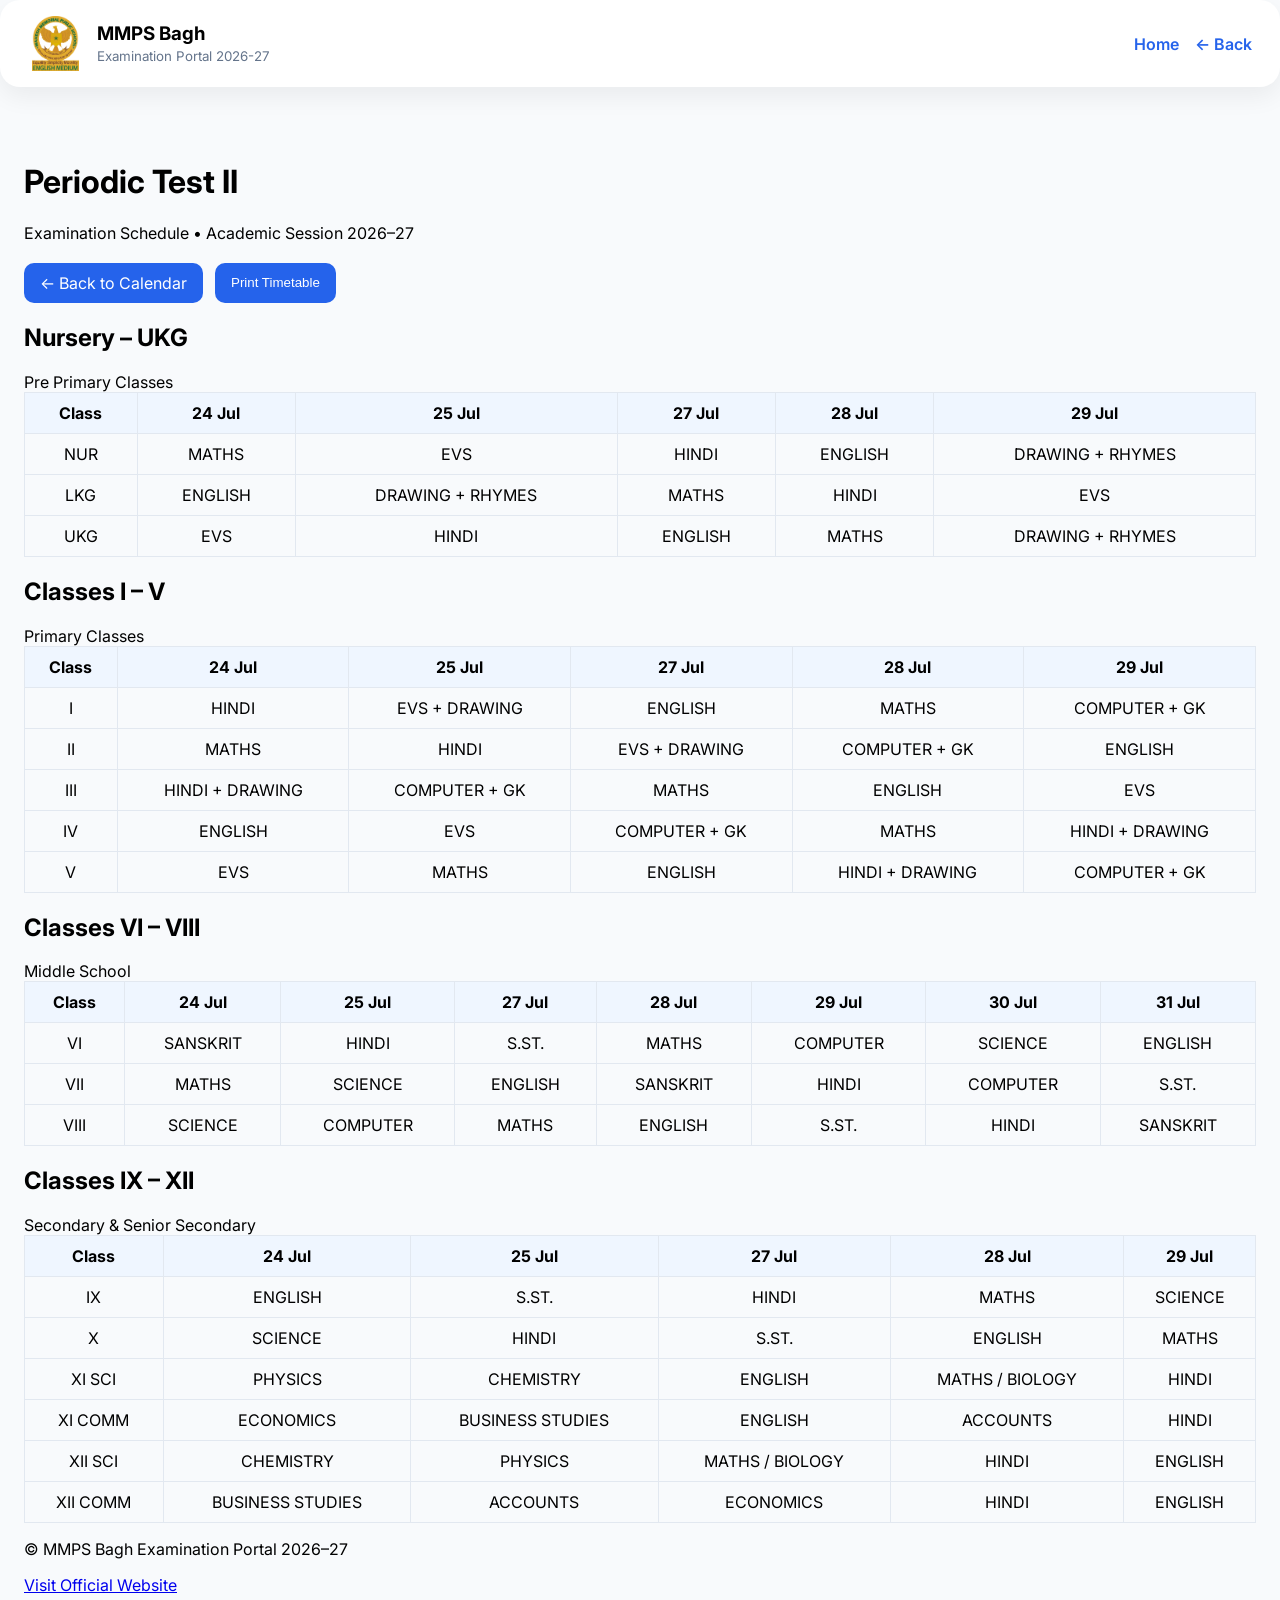
<file: pages/pt2.html>
<!DOCTYPE html>
<html lang="en">

<head>

<meta charset="UTF-8">
<meta name="viewport" content="width=device-width, initial-scale=1.0">

<title>Periodic Test II | MMPS</title>

<link href="https://fonts.googleapis.com/css2?family=Inter:wght@300;400;500;600;700;800;900&display=swap" rel="stylesheet">

<link rel="stylesheet" href="../assets/css/timetable.css">

</head>

<body>
<nav class="navbar">

    <div class="nav-brand">

        <img src="../assets/images/logo.png"
             alt="MMPS Logo">

        <div>
            <h3>MMPS Bagh</h3>
            <small>Examination Portal 2026-27</small>
        </div>

    </div>

    <div class="nav-links">

        <a href="../index.html">Home</a>

            <a href="../index.html" class="back-btn">
				← Back
			</a>

    </div>

</nav>

<div class="container">

    <div class="hero">

        <h1>Periodic Test II</h1>

        <p>
            Examination Schedule • Academic Session 2026–27
        </p>

    </div>

    <div class="actions">

        <a href="../index.html"
           class="btn btn-secondary">
            ← Back to Calendar
        </a>

        <button
            onclick="window.print()"
            class="btn btn-primary">

            Print Timetable

        </button>

    </div>

    <!-- PRE PRIMARY -->

    <h2 class="section-title">
        Nursery – UKG
    </h2>

    <div class="table-card">

        <div class="card-header">
            Pre Primary Classes
        </div>

        <div class="table-wrapper">

            <table>

                <tr>
                    <th>Class</th>
                    <th>24 Jul</th>
                    <th>25 Jul</th>
                    <th>27 Jul</th>
                    <th>28 Jul</th>
                    <th>29 Jul</th>
                </tr>

                <tr>
                    <td>NUR</td>
                    <td>MATHS</td>
                    <td>EVS</td>
                    <td>HINDI</td>
                    <td>ENGLISH</td>
                    <td>DRAWING + RHYMES</td>
                </tr>

                <tr>
                    <td>LKG</td>
                    <td>ENGLISH</td>
                    <td>DRAWING + RHYMES</td>
                    <td>MATHS</td>
                    <td>HINDI</td>
                    <td>EVS</td>
                </tr>

                <tr>
                    <td>UKG</td>
                    <td>EVS</td>
                    <td>HINDI</td>
                    <td>ENGLISH</td>
                    <td>MATHS</td>
                    <td>DRAWING + RHYMES</td>
                </tr>

            </table>

        </div>

    </div>
    
    
    <h2 class="section-title">
    Classes I – V
</h2>

<div class="table-card">

    <div class="card-header">
        Primary Classes
    </div>

    <div class="table-wrapper">

        <table>

            <tr>
                <th>Class</th>
                <th>24 Jul</th>
                <th>25 Jul</th>
                <th>27 Jul</th>
                <th>28 Jul</th>
                <th>29 Jul</th>
            </tr>

            <tr>
                <td>I</td>
                <td>HINDI</td>
                <td>EVS + DRAWING</td>
                <td>ENGLISH</td>
                <td>MATHS</td>
                <td>COMPUTER + GK</td>
            </tr>

            <tr>
                <td>II</td>
                <td>MATHS</td>
                <td>HINDI</td>
                <td>EVS + DRAWING</td>
                <td>COMPUTER + GK</td>
                <td>ENGLISH</td>
            </tr>

            <tr>
                <td>III</td>
                <td>HINDI + DRAWING</td>
                <td>COMPUTER + GK</td>
                <td>MATHS</td>
                <td>ENGLISH</td>
                <td>EVS</td>
            </tr>

            <tr>
                <td>IV</td>
                <td>ENGLISH</td>
                <td>EVS</td>
                <td>COMPUTER + GK</td>
                <td>MATHS</td>
                <td>HINDI + DRAWING</td>
            </tr>

            <tr>
                <td>V</td>
                <td>EVS</td>
                <td>MATHS</td>
                <td>ENGLISH</td>
                <td>HINDI + DRAWING</td>
                <td>COMPUTER + GK</td>
            </tr>

        </table>

    </div>

</div>
<h2 class="section-title">
    Classes VI – VIII
</h2>

<div class="table-card">

    <div class="card-header">
        Middle School
    </div>

    <div class="table-wrapper">

        <table>

            <tr>
                <th>Class</th>
                <th>24 Jul</th>
                <th>25 Jul</th>
                <th>27 Jul</th>
                <th>28 Jul</th>
                <th>29 Jul</th>
                <th>30 Jul</th>
                <th>31 Jul</th>
            </tr>

            <tr>
                <td>VI</td>
                <td>SANSKRIT</td>
                <td>HINDI</td>
                <td>S.ST.</td>
                <td>MATHS</td>
                <td>COMPUTER</td>
                <td>SCIENCE</td>
                <td>ENGLISH</td>
            </tr>

            <tr>
                <td>VII</td>
                <td>MATHS</td>
                <td>SCIENCE</td>
                <td>ENGLISH</td>
                <td>SANSKRIT</td>
                <td>HINDI</td>
                <td>COMPUTER</td>
                <td>S.ST.</td>
            </tr>

            <tr>
                <td>VIII</td>
                <td>SCIENCE</td>
                <td>COMPUTER</td>
                <td>MATHS</td>
                <td>ENGLISH</td>
                <td>S.ST.</td>
                <td>HINDI</td>
                <td>SANSKRIT</td>
            </tr>

        </table>

    </div>

</div>

<h2 class="section-title">
    Classes IX – XII
</h2>

<div class="table-card">

    <div class="card-header">
        Secondary & Senior Secondary
    </div>

    <div class="table-wrapper">

        <table>

            <tr>
                <th>Class</th>
                <th>24 Jul</th>
                <th>25 Jul</th>
                <th>27 Jul</th>
                <th>28 Jul</th>
                <th>29 Jul</th>
            </tr>

            <tr>
                <td>IX</td>
                <td>ENGLISH</td>
                <td>S.ST.</td>
                <td>HINDI</td>
                <td>MATHS</td>
                <td>SCIENCE</td>
            </tr>

            <tr>
                <td>X</td>
                <td>SCIENCE</td>
                <td>HINDI</td>
                <td>S.ST.</td>
                <td>ENGLISH</td>
                <td>MATHS</td>
            </tr>

            <tr>
                <td>XI SCI</td>
                <td>PHYSICS</td>
                <td>CHEMISTRY</td>
                <td>ENGLISH</td>
                <td>MATHS / BIOLOGY</td>
                <td>HINDI</td>
            </tr>

            <tr>
                <td>XI COMM</td>
                <td>ECONOMICS</td>
                <td>BUSINESS STUDIES</td>
                <td>ENGLISH</td>
                <td>ACCOUNTS</td>
                <td>HINDI</td>
            </tr>

            <tr>
                <td>XII SCI</td>
                <td>CHEMISTRY</td>
                <td>PHYSICS</td>
                <td>MATHS / BIOLOGY</td>
                <td>HINDI</td>
                <td>ENGLISH</td>
            </tr>

            <tr>
                <td>XII COMM</td>
                <td>BUSINESS STUDIES</td>
                <td>ACCOUNTS</td>
                <td>ECONOMICS</td>
                <td>HINDI</td>
                <td>ENGLISH</td>
            </tr>

        </table>

    </div>

</div>
    <footer class="footer">

		<p>
		© MMPS Bagh Examination Portal 2026–27
		</p>

		<p>

		<a href="https://mmpsbagh.co.in"
		target="_blank">

		Visit Official Website

		</a>

		</p>

	</footer>

</body>
</html>
</file>
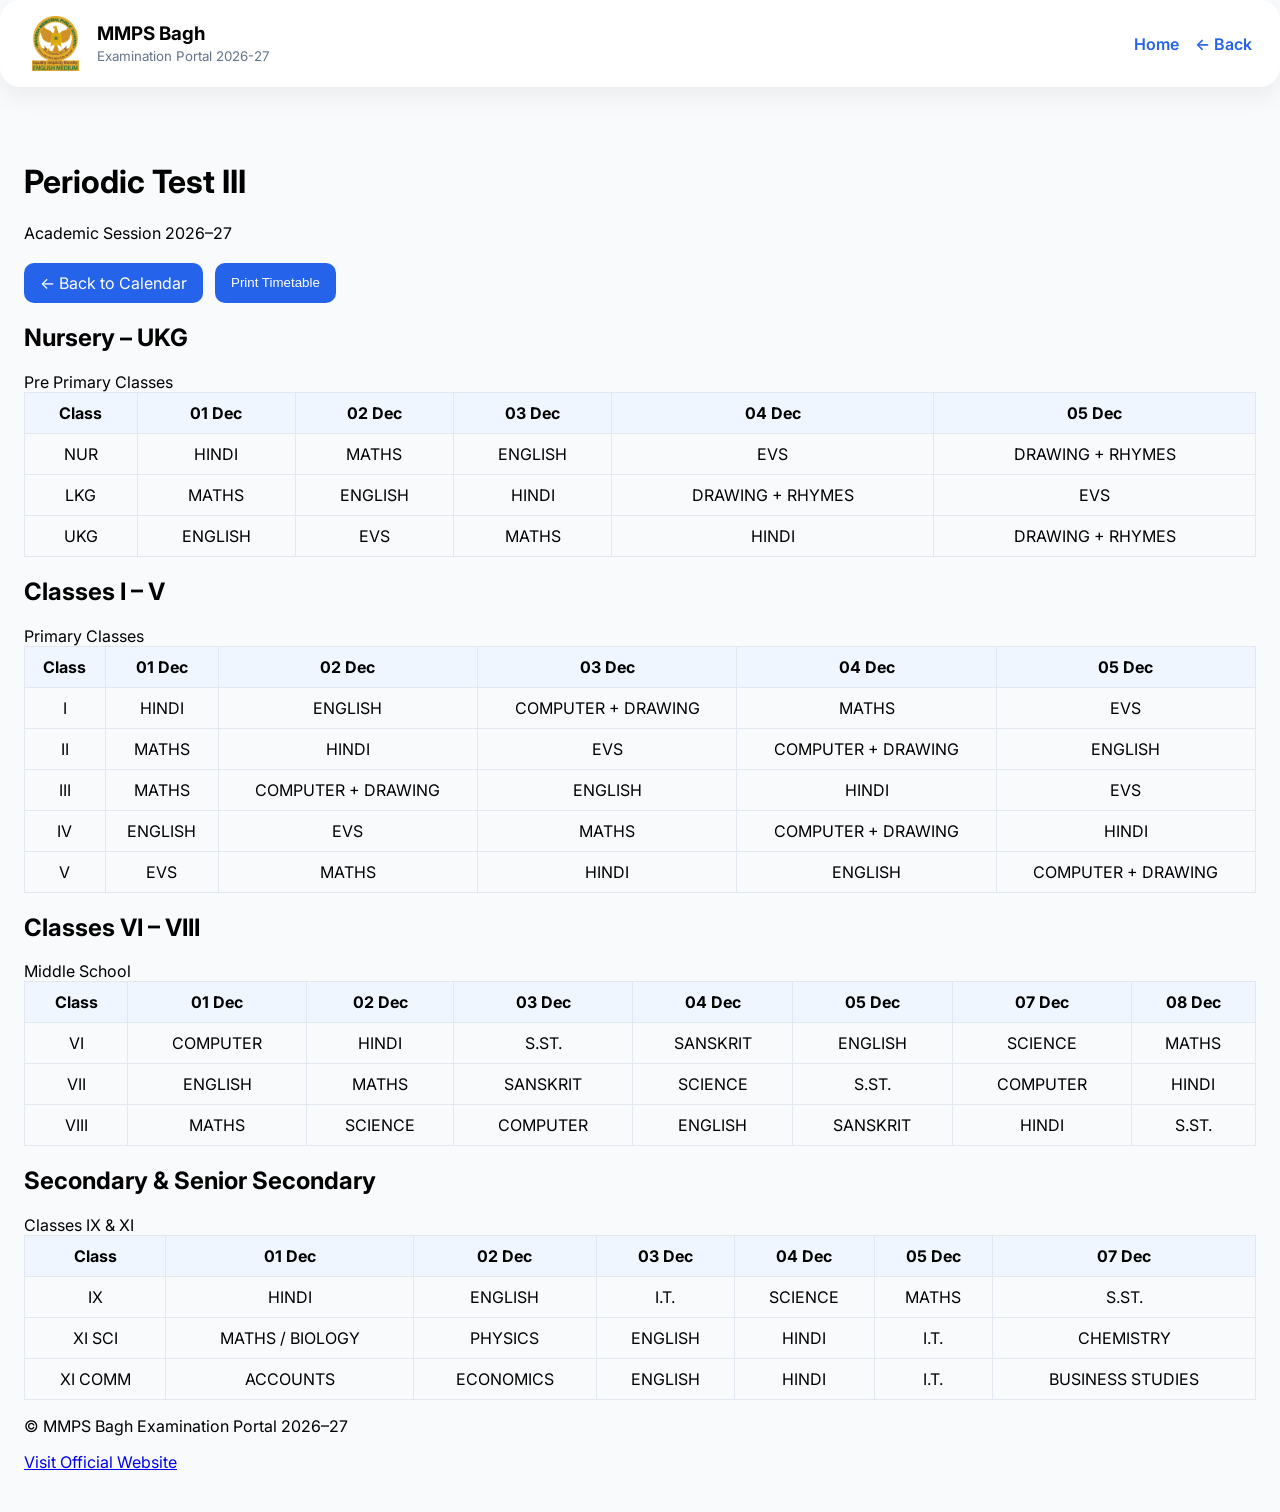
<file: pages/pt3.html>
<!DOCTYPE html>
<html lang="en">

<head>

<meta charset="UTF-8">
<meta name="viewport" content="width=device-width, initial-scale=1.0">

<title>Periodic Test III | MMPS</title>

<link href="https://fonts.googleapis.com/css2?family=Inter:wght@300;400;500;600;700;800;900&display=swap" rel="stylesheet">

<link rel="stylesheet" href="../assets/css/timetable.css">

</head>

<body>
<nav class="navbar">

    <div class="nav-brand">

        <img src="../assets/images/logo.png"
             alt="MMPS Logo">

        <div>
            <h3>MMPS Bagh</h3>
            <small>Examination Portal 2026-27</small>
        </div>

    </div>

    <div class="nav-links">

        <a href="../index.html">Home</a>

            <a href="../index.html" class="back-btn">
				← Back
			</a>

    </div>

</nav>
<div class="container">

    <div class="hero">

        <h1>Periodic Test III</h1>

        <p>
            Academic Session 2026–27
        </p>

    </div>

    <div class="actions">

        <a href="../index.html"
           class="btn btn-secondary">
            ← Back to Calendar
        </a>

        <button
            onclick="window.print()"
            class="btn btn-primary">

            Print Timetable

        </button>

    </div>

    <!-- PRE PRIMARY -->

    <h2 class="section-title">
        Nursery – UKG
    </h2>

    <div class="table-card">

        <div class="card-header">
            Pre Primary Classes
        </div>

        <div class="table-wrapper">

            <table>

                <tr>
                    <th>Class</th>
                    <th>01 Dec</th>
                    <th>02 Dec</th>
                    <th>03 Dec</th>
                    <th>04 Dec</th>
                    <th>05 Dec</th>
                </tr>

                <tr>
                    <td>NUR</td>
                    <td>HINDI</td>
                    <td>MATHS</td>
                    <td>ENGLISH</td>
                    <td>EVS</td>
                    <td>DRAWING + RHYMES</td>
                </tr>

                <tr>
                    <td>LKG</td>
                    <td>MATHS</td>
                    <td>ENGLISH</td>
                    <td>HINDI</td>
                    <td>DRAWING + RHYMES</td>
                    <td>EVS</td>
                </tr>

                <tr>
                    <td>UKG</td>
                    <td>ENGLISH</td>
                    <td>EVS</td>
                    <td>MATHS</td>
                    <td>HINDI</td>
                    <td>DRAWING + RHYMES</td>
                </tr>

            </table>

        </div>

    </div>

    <!-- I TO V -->

    <h2 class="section-title">
        Classes I – V
    </h2>

    <div class="table-card">

        <div class="card-header">
            Primary Classes
        </div>

        <div class="table-wrapper">

            <table>

                <tr>
                    <th>Class</th>
                    <th>01 Dec</th>
                    <th>02 Dec</th>
                    <th>03 Dec</th>
                    <th>04 Dec</th>
                    <th>05 Dec</th>
                </tr>

                <tr>
                    <td>I</td>
                    <td>HINDI</td>
                    <td>ENGLISH</td>
                    <td>COMPUTER + DRAWING</td>
                    <td>MATHS</td>
                    <td>EVS</td>
                </tr>

                <tr>
                    <td>II</td>
                    <td>MATHS</td>
                    <td>HINDI</td>
                    <td>EVS</td>
                    <td>COMPUTER + DRAWING</td>
                    <td>ENGLISH</td>
                </tr>

                <tr>
                    <td>III</td>
                    <td>MATHS</td>
                    <td>COMPUTER + DRAWING</td>
                    <td>ENGLISH</td>
                    <td>HINDI</td>
                    <td>EVS</td>
                </tr>

                <tr>
                    <td>IV</td>
                    <td>ENGLISH</td>
                    <td>EVS</td>
                    <td>MATHS</td>
                    <td>COMPUTER + DRAWING</td>
                    <td>HINDI</td>
                </tr>

                <tr>
                    <td>V</td>
                    <td>EVS</td>
                    <td>MATHS</td>
                    <td>HINDI</td>
                    <td>ENGLISH</td>
                    <td>COMPUTER + DRAWING</td>
                </tr>

            </table>

        </div>

    </div>

    <!-- VI TO VIII -->

    <h2 class="section-title">
        Classes VI – VIII
    </h2>

    <div class="table-card">

        <div class="card-header">
            Middle School
        </div>

        <div class="table-wrapper">

            <table>

                <tr>
                    <th>Class</th>
                    <th>01 Dec</th>
                    <th>02 Dec</th>
                    <th>03 Dec</th>
                    <th>04 Dec</th>
                    <th>05 Dec</th>
                    <th>07 Dec</th>
                    <th>08 Dec</th>
                </tr>

                <tr>
                    <td>VI</td>
                    <td>COMPUTER</td>
                    <td>HINDI</td>
                    <td>S.ST.</td>
                    <td>SANSKRIT</td>
                    <td>ENGLISH</td>
                    <td>SCIENCE</td>
                    <td>MATHS</td>
                </tr>

                <tr>
                    <td>VII</td>
                    <td>ENGLISH</td>
                    <td>MATHS</td>
                    <td>SANSKRIT</td>
                    <td>SCIENCE</td>
                    <td>S.ST.</td>
                    <td>COMPUTER</td>
                    <td>HINDI</td>
                </tr>

                <tr>
                    <td>VIII</td>
                    <td>MATHS</td>
                    <td>SCIENCE</td>
                    <td>COMPUTER</td>
                    <td>ENGLISH</td>
                    <td>SANSKRIT</td>
                    <td>HINDI</td>
                    <td>S.ST.</td>
                </tr>

            </table>

        </div>

    </div>

    <!-- IX & XI -->

    <h2 class="section-title">
        Secondary & Senior Secondary
    </h2>

    <div class="table-card">

        <div class="card-header">
            Classes IX & XI
        </div>

        <div class="table-wrapper">

            <table>

                <tr>
                    <th>Class</th>
                    <th>01 Dec</th>
                    <th>02 Dec</th>
                    <th>03 Dec</th>
                    <th>04 Dec</th>
                    <th>05 Dec</th>
                    <th>07 Dec</th>
                </tr>

                <tr>
                    <td>IX</td>
                    <td>HINDI</td>
                    <td>ENGLISH</td>
                    <td>I.T.</td>
                    <td>SCIENCE</td>
                    <td>MATHS</td>
                    <td>S.ST.</td>
                </tr>

                <tr>
                    <td>XI SCI</td>
                    <td>MATHS / BIOLOGY</td>
                    <td>PHYSICS</td>
                    <td>ENGLISH</td>
                    <td>HINDI</td>
                    <td>I.T.</td>
                    <td>CHEMISTRY</td>
                </tr>

                <tr>
                    <td>XI COMM</td>
                    <td>ACCOUNTS</td>
                    <td>ECONOMICS</td>
                    <td>ENGLISH</td>
                    <td>HINDI</td>
                    <td>I.T.</td>
                    <td>BUSINESS STUDIES</td>
                </tr>

            </table>

        </div>

    </div>

    
    <footer class="footer">

		<p>
		© MMPS Bagh Examination Portal 2026–27
		</p>

		<p>

		<a href="https://mmpsbagh.co.in"
		target="_blank">

		Visit Official Website

		</a>

		</p>

	</footer>

</div>

</body>
</html>
</file>
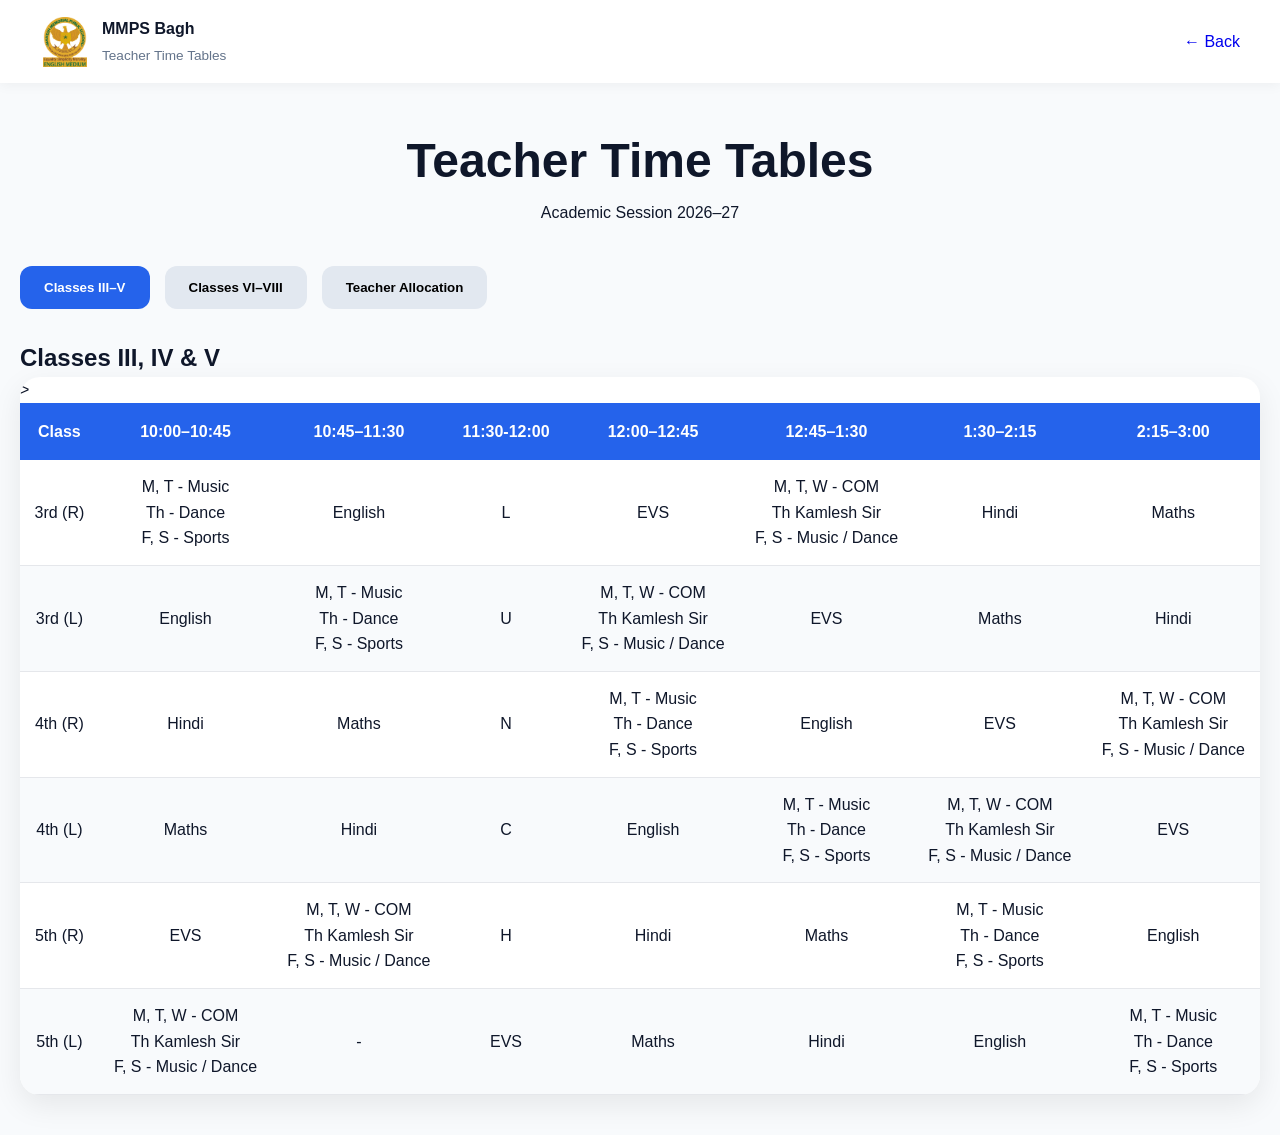
<file: pages/teacher-timetable.html>
<!DOCTYPE html>
<html lang="en">

<head>

<meta charset="UTF-8">
<meta name="viewport" content="width=device-width, initial-scale=1.0">

<title>Teacher Time Tables | MMPS</title>

<link rel="stylesheet" href="../assets/css/main.css">
<link rel="stylesheet" href="../assets/css/teacher.css">

</head>

<body>

<nav class="navbar">

    <div class="nav-brand">

        <img
            src="../assets/images/logo.png"
            alt="MMPS Logo"
            class="nav-logo">

        <div>
            <h3>MMPS Bagh</h3>
            <span>Teacher Time Tables</span>
        </div>

    </div>

    <a href="../index.html" class="back-btn">
        ← Back
    </a>

</nav>

<div class="teacher-container">

    <div class="hero-section">

        <h1>Teacher Time Tables</h1>

        <p>
            Academic Session 2026–27
        </p>

    </div>

    <!-- TABS -->

    <div class="tabs">

        <button class="tab-btn active"
            onclick="showTab('class345')">

            Classes III–V

        </button>

        <button class="tab-btn"
            onclick="showTab('class678')">

            Classes VI–VIII

        </button>

        <button class="tab-btn"
            onclick="showTab('allocation')">

            Teacher Allocation

        </button>

    </div>

    <!-- CLASSES 3-5 -->

    <section id="class345"
        class="tab-content active">

        <h2>Classes III, IV & V</h2>

        <div class="table-wrapper">

            <table class="tt-table">

                <thead>

                    <tr>
                        <th>Class</th>
                        <th>10:00–10:45</th>
                        <th>10:45–11:30</th>
                        <th>11:30-12:00</th>
                        <th>12:00–12:45</th>
                        <th>12:45–1:30</th>
                        <th>1:30–2:15</th>
                        <th>2:15–3:00</th>
                    </tr>

                </thead>

                <tbody>

                    <tr>
                        <td>3rd (R)</td>
                        <td>M, T - Music <br> Th - Dance <br> F, S - Sports</td>
                        <td>English</td>
                        <td> L </td>
                        <td>EVS</td>
                        <td>M, T, W - COM <br> Th Kamlesh Sir <br> F, S - Music / Dance</td>
                        <td>Hindi</td>
                        <td>Maths</td>
                    </tr>

                    <tr>
                        <td>3rd (L)</td>
                        <td>English</td>
                        <td>M, T - Music <br> Th - Dance <br> F, S - Sports</td>
                        <td>U</td>
                        <td>M, T, W - COM <br> Th Kamlesh Sir <br> F, S - Music / Dance</td>
                        <td>EVS</td>
                        <td>Maths</td>
                        <td>Hindi</td>
                    </tr>

                    <tr>
                        <td>4th (R)</td>
                        <td>Hindi</td>
                        <td>Maths</td>
                        <td>N</td>
                        <td>M, T - Music <br> Th - Dance <br> F, S - Sports</td>
                        <td>English</td>
                        <td>EVS</td>
                        <td>M, T, W - COM <br> Th Kamlesh Sir <br> F, S - Music / Dance</td>
                    </tr>

                    <tr>
                        <td>4th (L)</td>
                        <td>Maths</td>
                        <td>Hindi</td>
                        <td>C</td>
                        <td>English</td>
                        <td>M, T - Music <br> Th - Dance <br> F, S - Sports</td>
                        <td>M, T, W - COM <br> Th Kamlesh Sir <br> F, S - Music / Dance</td>
                        <td>EVS</td>
                    </tr>

                    <tr>
                        <td>5th (R)</td>
                        <td>EVS</td>
                        <td>M, T, W - COM <br> Th Kamlesh Sir <br> F, S - Music / Dance</td>
                        <td>H</td>
                        <td>Hindi</td>
                        <td>Maths</td>
                        <td>M, T - Music <br> Th - Dance <br> F, S - Sports</td>
                        <td>English</td>
                    </tr>

                    <tr>
                        <td>5th (L)</td>
                        <td>M, T, W - COM <br> Th Kamlesh Sir <br> F, S - Music / Dance</td>
                        <td>-</td>>
                        <td>EVS</td>
                        <td>Maths</td>
                        <td>Hindi</td>
                        <td>English</td>
                        <td>M, T - Music <br> Th - Dance <br> F, S - Sports</td>
                    </tr>

                </tbody>

            </table>

        </div>

    </section>

    <!-- CLASSES 6-8 -->

    <section id="class678"
        class="tab-content">

        <h2>Classes VI, VII & VIII</h2>

        <div class="table-wrapper">

            <table class="tt-table">

                <thead>

                    <tr>
                        <th>Class</th>
                        <th>10:00–10:45</th>
                        <th>10:45–11:30</th>
                        <th>11:30–12:00</th>

                        <th>12:00–12:45</th>
                        <th>12:45–1:30</th>
                        <th>1:30–2:15</th>
                        <th>2:15–3:00</th>
                    </tr>

                </thead>

                <tbody>

                    <tr>
                        <td>VI (R)</td>
                        <td>Hindi / Sanskrit</td>
                        <td>English</td>
                        <td>L</td>
                        <td>M,T-Sports <br> W-Dance / Music <br> TH,F,S-Computer</td>
                        <td>S.St / G.K.</td>
                        <td>Science</td>
                        <td>Maths</td>
                        
                    </tr>

                    <tr>
                        <td>VI (L)</td>
                        <td>English</td>
                        <td>Hindi / Sanskrit</td>
                        <td>U</td>

                        <td>S.St / G.K.</td>
                        <td>M,T-Sports <br> W-Dance / Music <br> TH,F,S-Computer</td>
                        <td>Maths</td>
                        <td>Science</td>
                        
                    </tr>

                    <tr>
                        <td>VII (R)</td>
                        <td>M,T-Sports <br> W-Dance / Music <br> TH,F,S-Computer</td>
                        <td>S.St / G.K.</td>
                        <td>N</td>
                        <td>Science</td>
                        <td>Maths</td>
                        <td>Hindi / Sanskrit</td>
                        <td>English</td>
                    </tr>

                    <tr>
                        <td>VII (L)</td>
                        <td>S.St / G.K.</td>
                        <td>M,T-Sports <br> W-Dance / Music <br> TH,F,S-Computer</td>
                        <td>C</td>
                        <td>Maths</td>
                        <td>Science</td>
                        <td>English</td>
                        <td>Hindi / Sanskrit</td>
                    </tr>

                    <tr>
                        <td>VIII (R)</td>
                        <td>Science</td>
                        
                        <td>Maths</td><td>H</td>
                        <td>Hindi / Sanskrit</td>
                        <td>English</td>
                        <td>M,T-Sports <br> W-Dance / Music <br> TH,F,S-Computer</td>
                        <td>S.St / G.K.</td>
                    </tr>

                    <tr>
                        <td>VIII (L)</td>
                        <td>Maths</td>
                        <td>Science</td>
                        <td>-</td>
                        <td>English</td>
                        <td>Hindi / Sanskrit</td>
                        <td>S.St / G.K.</td>
                        <td>M,T-Sports <br> W-Dance / Music <br> TH,F,S-Computer</td>
                    </tr>

                </tbody>

            </table>

        </div>

    </section>

    <!-- TEACHER ALLOCATION -->

    <section id="allocation"
        class="tab-content">

        <h2>Teacher Allocation</h2>

        <div class="allocation-grid">

            <div class="allocation-card">
                <h3>Sports</h3>
                <p>Monday & Tuesday</p>
                <strong>Kamlesh Solanki Sir</strong>
            </div>

            <div class="allocation-card">
                <h3>Dance / Music</h3>
                <p>Wednesday</p>
                <strong>Activity Department</strong>
            </div>

            <div class="allocation-card">
                <h3>Computer</h3>
                <p>Thursday, Friday, Saturday</p>
                <strong>Pratik Sir</strong>
            </div>

        </div>

    </section>

</div>

<script src="../assets/js/teacher.js"></script>

</body>
</html>
</file>
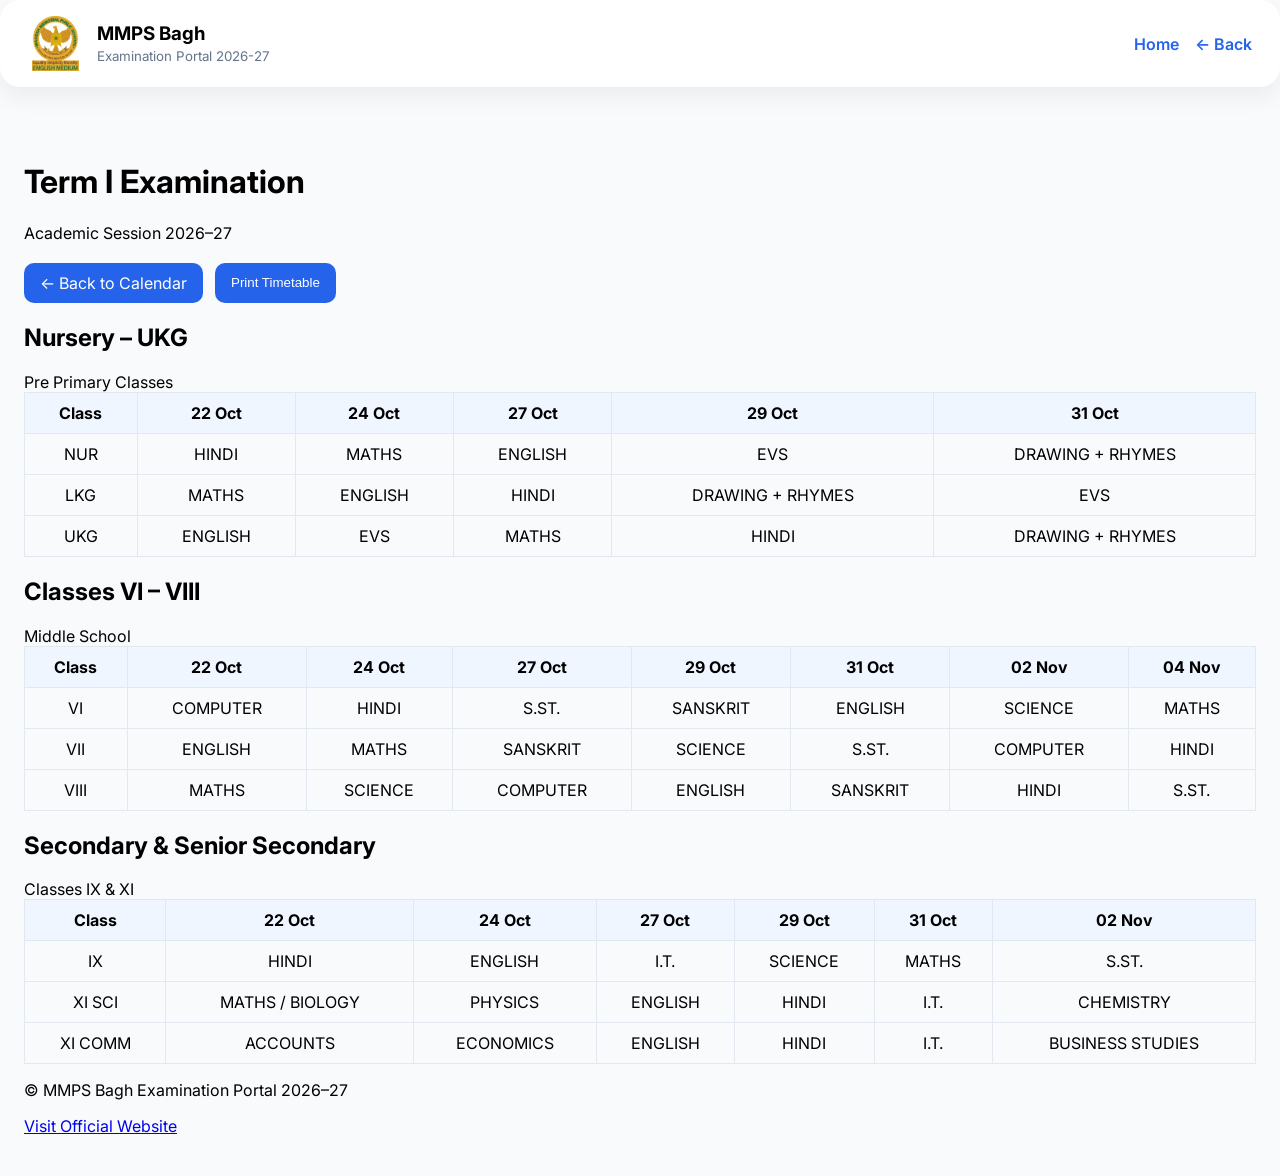
<file: pages/term1.html>
<!DOCTYPE html>
<html lang="en">

<head>

<meta charset="UTF-8">
<meta name="viewport" content="width=device-width, initial-scale=1.0">

<title>Term I Examination | MMPS</title>

<link href="https://fonts.googleapis.com/css2?family=Inter:wght@300;400;500;600;700;800;900&display=swap" rel="stylesheet">

<link rel="stylesheet" href="../assets/css/timetable.css">

</head>

<body>
<nav class="navbar">

    <div class="nav-brand">

        <img src="../assets/images/logo.png"
             alt="MMPS Logo">

        <div>
            <h3>MMPS Bagh</h3>
            <small>Examination Portal 2026-27</small>
        </div>

    </div>

    <div class="nav-links">

        <a href="../index.html">Home</a>


            <a href="../index.html" class="back-btn">
				← Back
			</a>

    </div>

</nav>
<div class="container">

    <div class="hero">

        <h1>Term I Examination</h1>

        <p>
            Academic Session 2026–27
        </p>

    </div>

    <div class="actions">

        <a href="../index.html"
           class="btn btn-secondary">
            ← Back to Calendar
        </a>

        <button
            onclick="window.print()"
            class="btn btn-primary">

            Print Timetable

        </button>

    </div>
    
    <h2 class="section-title">
    Nursery – UKG
</h2>





<div class="table-card">

<div class="card-header">
Pre Primary Classes
</div>

<div class="table-wrapper">

<table>

<tr>
<th>Class</th>
<th>22 Oct</th>
<th>24 Oct</th>
<th>27 Oct</th>
<th>29 Oct</th>
<th>31 Oct</th>
</tr>

<tr>
<td>NUR</td>
<td>HINDI</td>
<td>MATHS</td>
<td>ENGLISH</td>
<td>EVS</td>
<td>DRAWING + RHYMES</td>
</tr>

<tr>
<td>LKG</td>
<td>MATHS</td>
<td>ENGLISH</td>
<td>HINDI</td>
<td>DRAWING + RHYMES</td>
<td>EVS</td>
</tr>

<tr>
<td>UKG</td>
<td>ENGLISH</td>
<td>EVS</td>
<td>MATHS</td>
<td>HINDI</td>
<td>DRAWING + RHYMES</td>
</tr>

</table>

</div>
</div>


<h2 class="section-title">
    Classes VI – VIII
</h2>

<div class="table-card">

<div class="card-header">
Middle School
</div>

<div class="table-wrapper">

<table>

<tr>
<th>Class</th>
<th>22 Oct</th>
<th>24 Oct</th>
<th>27 Oct</th>
<th>29 Oct</th>
<th>31 Oct</th>
<th>02 Nov</th>
<th>04 Nov</th>
</tr>

<tr>
<td>VI</td>
<td>COMPUTER</td>
<td>HINDI</td>
<td>S.ST.</td>
<td>SANSKRIT</td>
<td>ENGLISH</td>
<td>SCIENCE</td>
<td>MATHS</td>
</tr>

<tr>
<td>VII</td>
<td>ENGLISH</td>
<td>MATHS</td>
<td>SANSKRIT</td>
<td>SCIENCE</td>
<td>S.ST.</td>
<td>COMPUTER</td>
<td>HINDI</td>
</tr>

<tr>
<td>VIII</td>
<td>MATHS</td>
<td>SCIENCE</td>
<td>COMPUTER</td>
<td>ENGLISH</td>
<td>SANSKRIT</td>
<td>HINDI</td>
<td>S.ST.</td>
</tr>

</table>

</div>
</div>


<h2 class="section-title">
    Secondary & Senior Secondary
</h2>

<div class="table-card">

<div class="card-header">
Classes IX & XI
</div>

<div class="table-wrapper">

<table>

<tr>
<th>Class</th>
<th>22 Oct</th>
<th>24 Oct</th>
<th>27 Oct</th>
<th>29 Oct</th>
<th>31 Oct</th>
<th>02 Nov</th>
</tr>

<tr>
<td>IX</td>
<td>HINDI</td>
<td>ENGLISH</td>
<td>I.T.</td>
<td>SCIENCE</td>
<td>MATHS</td>
<td>S.ST.</td>
</tr>

<tr>
<td>XI SCI</td>
<td>MATHS / BIOLOGY</td>
<td>PHYSICS</td>
<td>ENGLISH</td>
<td>HINDI</td>
<td>I.T.</td>
<td>CHEMISTRY</td>
</tr>

<tr>
<td>XI COMM</td>
<td>ACCOUNTS</td>
<td>ECONOMICS</td>
<td>ENGLISH</td>
<td>HINDI</td>
<td>I.T.</td>
<td>BUSINESS STUDIES</td>
</tr>

</table>

</div>
</div>

    <footer class="footer">

		<p>
		© MMPS Bagh Examination Portal 2026–27
		</p>

		<p>

		<a href="https://mmpsbagh.co.in"
		target="_blank">

		Visit Official Website

		</a>

		</p>

	</footer>

</div>

</body>
</html>
</file>
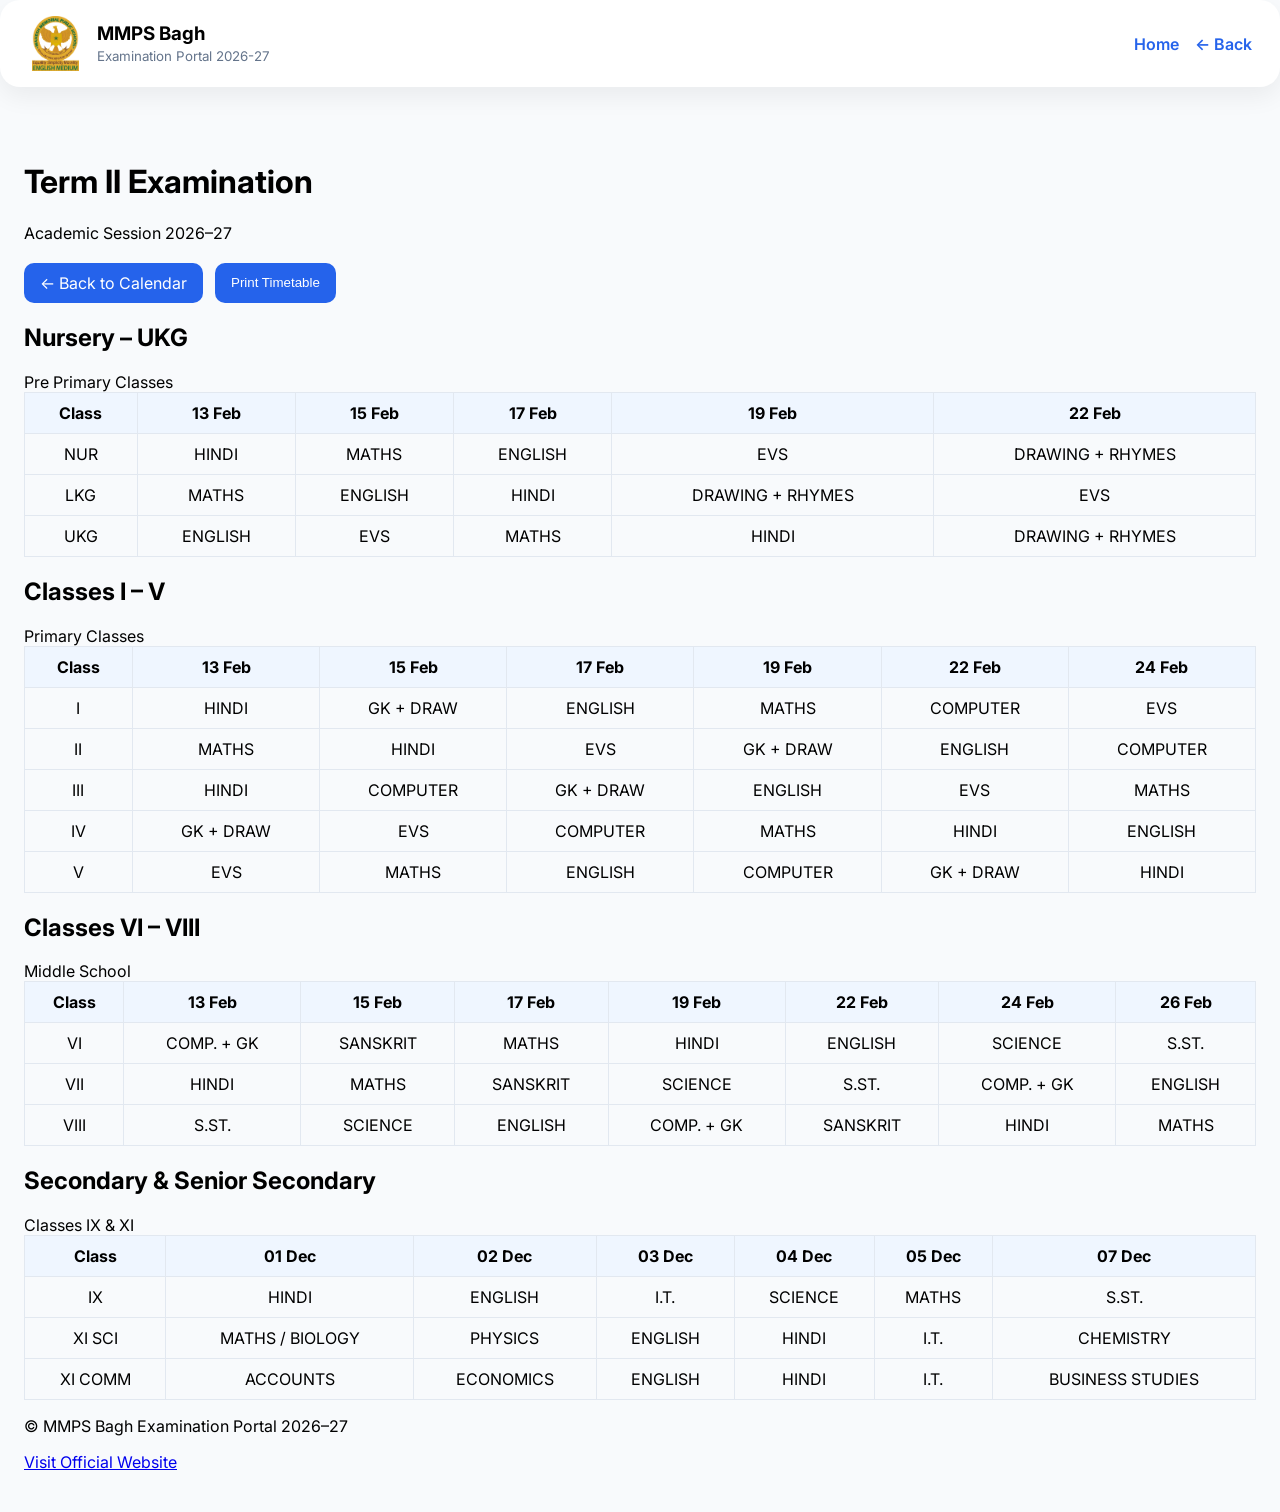
<file: pages/term2.html>
<!DOCTYPE html>
<html lang="en">

<head>

<meta charset="UTF-8">
<meta name="viewport" content="width=device-width, initial-scale=1.0">

<title>Term II Examination | MMPS</title>

<link href="https://fonts.googleapis.com/css2?family=Inter:wght@300;400;500;600;700;800;900&display=swap" rel="stylesheet">

<link rel="stylesheet" href="../assets/css/timetable.css">

</head>

<body>
	<nav class="navbar">

    <div class="nav-brand">

        <img src="../assets/images/logo.png"
             alt="MMPS Logo">

        <div>
            <h3>MMPS Bagh</h3>
            <small>Examination Portal 2026-27</small>
        </div>

    </div>

    <div class="nav-links">

        <a href="../index.html">Home</a>

            <a href="../index.html" class="back-btn">
				← Back
			</a>

    </div>

</nav>

<div class="container">

    <div class="hero">

        <h1>Term II Examination</h1>

        <p>
            Academic Session 2026–27
        </p>

    </div>

    <div class="actions">

        <a href="../index.html"
           class="btn btn-secondary">
            ← Back to Calendar
        </a>

        <button
            onclick="window.print()"
            class="btn btn-primary">

            Print Timetable

        </button>

    </div>

    <!-- PRE PRIMARY -->

    <h2 class="section-title">
        Nursery – UKG
    </h2>

    <div class="table-card">

        <div class="card-header">
            Pre Primary Classes
        </div>

        <div class="table-wrapper">

            <table>

                <tr>
                    <th>Class</th>
                    <th>13 Feb</th>
                    <th>15 Feb</th>
                    <th>17 Feb</th>
                    <th>19 Feb</th>
                    <th>22 Feb</th>
                </tr>

                <tr>
                    <td>NUR</td>
                    <td>HINDI</td>
                    <td>MATHS</td>
                    <td>ENGLISH</td>
                    <td>EVS</td>
                    <td>DRAWING + RHYMES</td>
                </tr>

                <tr>
                    <td>LKG</td>
                    <td>MATHS</td>
                    <td>ENGLISH</td>
                    <td>HINDI</td>
                    <td>DRAWING + RHYMES</td>
                    <td>EVS</td>
                </tr>

                <tr>
                    <td>UKG</td>
                    <td>ENGLISH</td>
                    <td>EVS</td>
                    <td>MATHS</td>
                    <td>HINDI</td>
                    <td>DRAWING + RHYMES</td>
                </tr>

            </table>

        </div>

    </div>

    <!-- I-V PLACEHOLDER -->

<!-- I-V -->

<h2 class="section-title">
    Classes I – V
</h2>

<div class="table-card">

    <div class="card-header">
        Primary Classes
    </div>

    <div class="table-wrapper">

        <table>

            <tr>
                <th>Class</th>
                <th>13 Feb</th>
                <th>15 Feb</th>
                <th>17 Feb</th>
                <th>19 Feb</th>
                <th>22 Feb</th>
                <th>24 Feb</th>
            </tr>

            <tr>
                <td>I</td>
                <td>HINDI</td>
                <td>GK + DRAW</td>
                <td>ENGLISH</td>
                <td>MATHS</td>
                <td>COMPUTER</td>
                <td>EVS</td>
            </tr>

            <tr>
                <td>II</td>
                <td>MATHS</td>
                <td>HINDI</td>
                <td>EVS</td>
                <td>GK + DRAW</td>
                <td>ENGLISH</td>
                <td>COMPUTER</td>
            </tr>

            <tr>
                <td>III</td>
                <td>HINDI</td>
                <td>COMPUTER</td>
                <td>GK + DRAW</td>
                <td>ENGLISH</td>
                <td>EVS</td>
                <td>MATHS</td>
            </tr>

            <tr>
                <td>IV</td>
                <td>GK + DRAW</td>
                <td>EVS</td>
                <td>COMPUTER</td>
                <td>MATHS</td>
                <td>HINDI</td>
                <td>ENGLISH</td>
            </tr>

            <tr>
                <td>V</td>
                <td>EVS</td>
                <td>MATHS</td>
                <td>ENGLISH</td>
                <td>COMPUTER</td>
                <td>GK + DRAW</td>
                <td>HINDI</td>
            </tr>

        </table>

    </div>

</div>

    <!-- VI-VIII -->

    <h2 class="section-title">
        Classes VI – VIII
    </h2>

    <div class="table-card">

        <div class="card-header">
            Middle School
        </div>

        <div class="table-wrapper">

            <table>

                <tr>
                    <th>Class</th>
                    <th>13 Feb</th>
                    <th>15 Feb</th>
                    <th>17 Feb</th>
                    <th>19 Feb</th>
                    <th>22 Feb</th>
                    <th>24 Feb</th>
                    <th>26 Feb</th>
                </tr>

                <tr>
                    <td>VI</td>
                    <td>COMP. + GK</td>
                    <td>SANSKRIT</td>
                    <td>MATHS</td>
                    <td>HINDI</td>
                    <td>ENGLISH</td>
                    <td>SCIENCE</td>
                    <td>S.ST.</td>
                </tr>

                <tr>
                    <td>VII</td>
                    <td>HINDI</td>
                    <td>MATHS</td>
                    <td>SANSKRIT</td>
                    <td>SCIENCE</td>
                    <td>S.ST.</td>
                    <td>COMP. + GK</td>
                    <td>ENGLISH</td>
                </tr>

                <tr>
                    <td>VIII</td>
                    <td>S.ST.</td>
                    <td>SCIENCE</td>
                    <td>ENGLISH</td>
                    <td>COMP. + GK</td>
                    <td>SANSKRIT</td>
                    <td>HINDI</td>
                    <td>MATHS</td>
                </tr>

            </table>

        </div>

    </div>

    <!-- IX & XI -->

    <h2 class="section-title">
        Secondary & Senior Secondary
    </h2>

    <div class="table-card">

        <div class="card-header">
            Classes IX & XI
        </div>

        <div class="table-wrapper">

            <table>

                <tr>
                    <th>Class</th>
                    <th>01 Dec</th>
                    <th>02 Dec</th>
                    <th>03 Dec</th>
                    <th>04 Dec</th>
                    <th>05 Dec</th>
                    <th>07 Dec</th>
                </tr>

                <tr>
                    <td>IX</td>
                    <td>HINDI</td>
                    <td>ENGLISH</td>
                    <td>I.T.</td>
                    <td>SCIENCE</td>
                    <td>MATHS</td>
                    <td>S.ST.</td>
                </tr>

                <tr>
                    <td>XI SCI</td>
                    <td>MATHS / BIOLOGY</td>
                    <td>PHYSICS</td>
                    <td>ENGLISH</td>
                    <td>HINDI</td>
                    <td>I.T.</td>
                    <td>CHEMISTRY</td>
                </tr>

                <tr>
                    <td>XI COMM</td>
                    <td>ACCOUNTS</td>
                    <td>ECONOMICS</td>
                    <td>ENGLISH</td>
                    <td>HINDI</td>
                    <td>I.T.</td>
                    <td>BUSINESS STUDIES</td>
                </tr>

            </table>

        </div>

    </div>

    <footer class="footer">

		<p>
		© MMPS Bagh Examination Portal 2026–27
		</p>

		<p>

		<a href="https://mmpsbagh.co.in"
		target="_blank">

		Visit Official Website

		</a>

		</p>

	</footer>

</div>

</body>
</html>
</file>
<file: assets/css/main.css>
:root{
    --primary:#2563eb;
    --primary-dark:#1e40af;
    --success:#16a34a;
    --warning:#f59e0b;
    --danger:#ef4444;
    --purple:#7c3aed;

    --bg:#f8fafc;
    --card:#ffffff;

    --text:#0f172a;
    --muted:#64748b;

    --border:#e2e8f0;

    --shadow:
        0 10px 30px rgba(0,0,0,.06);
}

*{
    margin:0;
    padding:0;
    box-sizing:border-box;
}

html{
    scroll-behavior:smooth;
}

body{
    font-family:'Inter',sans-serif;
    background:var(--bg);
    color:var(--text);
    line-height:1.6;
}

a{
    text-decoration:none;
}

.container{
    max-width:1400px;
    margin:auto;
    padding:40px 24px;
}

.section{
    margin-top:80px;
}

.section-title{
    font-size:2rem;
    font-weight:800;
    margin-bottom:24px;
}

/* NAVBAR */

.navbar{
    background:#fff;
    padding:16px 40px;
    display:flex;
    justify-content:space-between;
    align-items:center;
    position:sticky;
    top:0;
    z-index:999;
    box-shadow:0 2px 12px rgba(0,0,0,.05);
}

.nav-brand{
    display:flex;
    align-items:center;
    gap:14px;
}


.logo-circle{
    width:60px;
    height:60px;
    border-radius:50%;
    background:white;
    display:flex;
    align-items:center;
    justify-content:center;
    overflow:hidden;
    box-shadow:0 8px 20px rgba(0,0,0,.08);
}

.school-logo{
    width:48px;
    height:48px;
    object-fit:contain;
}


.nav-brand h3{
    font-size:1rem;
}

.nav-brand span{
    color:var(--muted);
    font-size:.85rem;
}

.nav-links{
    display:flex;
    gap:24px;
}

.nav-links a{
    color:var(--text);
    font-weight:600;
}

/* HERO */

.hero{
    position:relative;
    overflow:hidden;

    background:
    linear-gradient(
        135deg,
        #1e40af,
        #2563eb,
        #4f46e5
    );

    color:white;

    border-radius:32px;

    padding:80px 60px;
}

.hero::before{
    content:"";
    position:absolute;

    width:500px;
    height:500px;

    border-radius:50%;

    background:rgba(255,255,255,.08);

    top:-250px;
    right:-150px;
}

.hero h1{
    font-size:4rem;
    line-height:1.1;
    margin-bottom:16px;
}

.hero p{
    max-width:700px;
    opacity:.95;
}

.badge{
    display:inline-block;

    padding:10px 18px;

    border-radius:999px;

    background:rgba(255,255,255,.15);

    margin-bottom:20px;

    font-size:.85rem;
    font-weight:700;
}

/* FOOTER */

.footer{
    text-align:center;
    padding:50px 20px;
    color:var(--muted);
}

.footer h3{
    color:var(--text);
    margin-bottom:10px;
}

.footer a{
    color:var(--primary);
    font-weight:600;
}

/* RESPONSIVE */

@media(max-width:900px){

    .hero{
        padding:50px 30px;
    }

    .hero h1{
        font-size:2.4rem;
    }

    .navbar{
        flex-direction:column;
        gap:16px;
    }

    .nav-links{
        flex-wrap:wrap;
        justify-content:center;
    }

}

.teacher-card{
    background:linear-gradient(
        135deg,
        #7c3aed,
        #9333ea
    );
}
</file>
<file: assets/css/calendar.css>
/* STATS */

.stats{
    display:grid;

    grid-template-columns:
    repeat(
        auto-fit,
        minmax(250px,1fr)
    );

    gap:20px;

    margin-top:-40px;

    position:relative;
    z-index:10;
}

.stat-card{
    background:
    rgba(255,255,255,.9);

    backdrop-filter:blur(20px);

    border-radius:24px;

    padding:26px;

    box-shadow:
    0 15px 35px rgba(0,0,0,.05);
}

.stat-card h3{
    font-size:2rem;
}

.stat-card p{
    color:var(--muted);
}

/* EXAM CARDS */

.exam-grid{
    display:grid;

    grid-template-columns:
    repeat(
        auto-fit,
        minmax(280px,1fr)
    );

    gap:24px;
}

.exam-link{
    color:white;
}

.exam-card{
    position:relative;

    overflow:hidden;

    padding:30px;

    border-radius:24px;

    min-height:220px;

    transition:.35s ease;

    cursor:pointer;
}

.exam-card:hover{
    transform:translateY(-8px);

    box-shadow:
    0 25px 40px rgba(0,0,0,.12);
}

.exam-card::before{
    content:"";

    position:absolute;

    width:180px;
    height:180px;

    border-radius:50%;

    background:rgba(255,255,255,.12);

    top:-50px;
    right:-40px;
}

.exam-card h2{
    margin-bottom:10px;
}

.card-button{
    display:inline-block;

    margin-top:20px;

    padding:10px 16px;

    border-radius:999px;

    background:rgba(255,255,255,.15);

    font-size:.85rem;
    font-weight:600;
}

.pt2{
    background:
    linear-gradient(
        135deg,
        #2563eb,
        #3b82f6
    );
}

.term1{
    background:
    linear-gradient(
        135deg,
        #16a34a,
        #22c55e
    );
}

.pt3{
    background:
    linear-gradient(
        135deg,
        #f59e0b,
        #fbbf24
    );
}

.term2{
    background:
    linear-gradient(
        135deg,
        #ef4444,
        #fb7185
    );
}

/* CALENDAR */

.calendar-grid{
    display:grid;

    grid-template-columns:
    repeat(
        auto-fit,
        minmax(320px,1fr)
    );

    gap:24px;
}

.calendar-card{
    background:white;

    border-radius:24px;

    overflow:hidden;

    box-shadow:var(--shadow);
}

.calendar-header{
    padding:18px;

    color:white;

    font-weight:700;
}

.calendar-content{
    padding:24px;
}

.blue{
    background:#2563eb;
}

.green{
    background:#16a34a;
}

.yellow{
    background:#f59e0b;
}

.red{
    background:#ef4444;
}

.purple{
    background:#7c3aed;
}

.success{
    background:#15803d;
}

/* TIMELINE */

.timeline{
    position:relative;
    margin-top:30px;
}

.timeline::before{
    content:"";

    position:absolute;

    left:50%;

    width:4px;
    height:100%;

    background:#cbd5e1;

    transform:translateX(-50%);
}

.timeline-item{
    width:50%;
    padding:20px 40px;
    position:relative;
}

.timeline-item:nth-child(odd){
    left:0;
    text-align:right;
}

.timeline-item:nth-child(even){
    left:50%;
}

.timeline-dot{
    width:18px;
    height:18px;

    border-radius:50%;

    background:var(--primary);

    position:absolute;
    top:35px;
}

.timeline-item:nth-child(odd) .timeline-dot{
    right:-9px;
}

.timeline-item:nth-child(even) .timeline-dot{
    left:-9px;
}

.timeline-content{
    background:white;

    padding:22px;

    border-radius:20px;

    box-shadow:var(--shadow);
}

.timeline-content h4{
    margin-bottom:8px;
}

@media(max-width:900px){

    .timeline::before{
        left:20px;
    }

    .timeline-item{
        width:100%;
        left:0 !important;
        padding-left:60px;
        text-align:left !important;
    }

    .timeline-dot{
        left:11px !important;
    }

}
</file>
<file: assets/css/timetable.css>
body{font-family:Inter,Arial,sans-serif;background:#f8fafc;margin:0}
.header{background:linear-gradient(135deg,#1e40af,#2563eb);color:#fff;padding:32px}
.container{max-width:1400px;margin:auto;padding:24px}
.actions{display:flex;gap:12px;margin:20px 0}
.btn{padding:10px 16px;border-radius:10px;background:#2563eb;color:#fff;text-decoration:none;border:none;cursor:pointer}
.card{background:#fff;border-radius:18px;padding:20px;margin:20px 0;box-shadow:0 8px 20px rgba(0,0,0,.06)}
table{width:100%;border-collapse:collapse}
th,td{border:1px solid #e2e8f0;padding:10px;text-align:center}
th{background:#eff6ff}
@media(max-width:900px){.card{overflow:auto}}


.navbar{
    background:#fff;
    padding:16px 28px;
    border-radius:20px;
    margin-bottom:30px;

    display:flex;
    justify-content:space-between;
    align-items:center;

    box-shadow:0 10px 25px rgba(0,0,0,.06);
}

.nav-brand{
    display:flex;
    align-items:center;
    gap:14px;
}

.nav-brand img{
    width:55px;
    height:55px;
    object-fit:contain;
}

.nav-brand h3{
    margin:0;
}

.nav-brand small{
    color:#64748b;
}

.nav-links{
    display:flex;
    gap:16px;
}

.nav-links a{
    text-decoration:none;
    color:#2563eb;
    font-weight:600;
}
</file>
<file: assets/css/teacher.css>
.teacher-container{
    max-width:1400px;
    margin:auto;
    padding:40px 20px;
}

.hero-section{
    text-align:center;
    margin-bottom:40px;
}

.hero-section h1{
    font-size:3rem;
}

.tabs{
    display:flex;
    gap:15px;
    flex-wrap:wrap;
    margin-bottom:30px;
}

.tab-btn{
    border:none;
    padding:14px 24px;
    border-radius:12px;
    cursor:pointer;
    background:#e2e8f0;
    font-weight:700;
}

.tab-btn.active{
    background:#2563eb;
    color:white;
}

.tab-content{
    display:none;
}

.tab-content.active{
    display:block;
}

.table-wrapper{
    overflow:auto;
    background:white;
    border-radius:20px;
    box-shadow:0 10px 30px rgba(0,0,0,.08);
}

.tt-table{
    width:100%;
    border-collapse:collapse;
}

.tt-table th{
    background:#2563eb;
    color:white;
    padding:16px;
}

.tt-table td{
    padding:14px;
    border-bottom:1px solid #e5e7eb;
    text-align:center;
}

.tt-table tr:nth-child(even){
    background:#f8fafc;
}

.allocation-grid{
    display:grid;
    grid-template-columns:repeat(auto-fit,minmax(250px,1fr));
    gap:20px;
}

.allocation-card{
    background:white;
    border-radius:20px;
    padding:25px;
    box-shadow:0 10px 25px rgba(0,0,0,.08);
}
.nav-logo{
    width:50px;
    height:50px;
    object-fit:contain;
    flex-shrink:0;
}
.nav-brand{
    display:flex;
    align-items:center;
    gap:12px;
}
</file>
